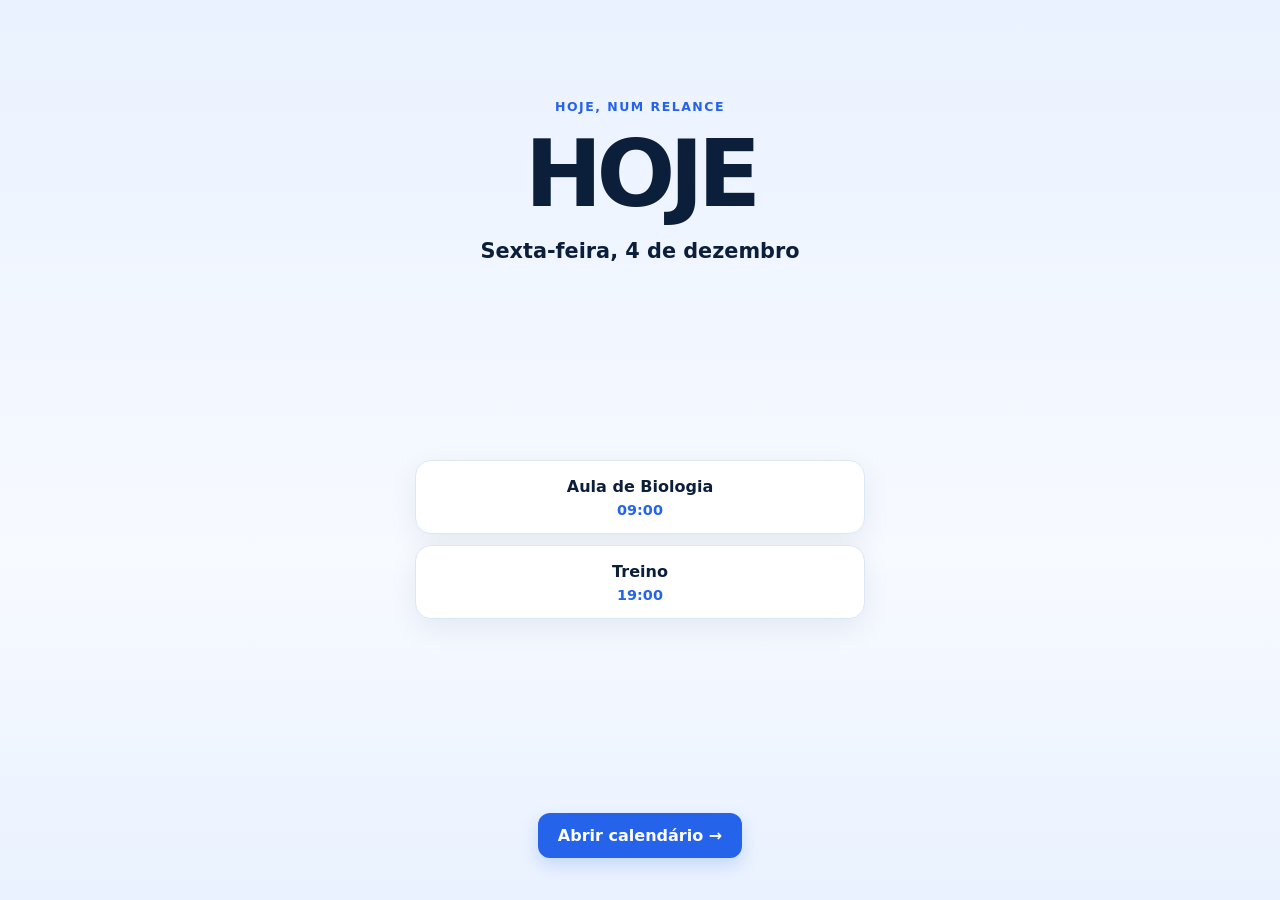
<file: index.html>
<!doctype html><html lang="pt-PT"><head><meta charset="utf-8"><meta name="viewport" content="width=device-width, initial-scale=1"><meta http-equiv="Cache-Control" content="no-cache"><title>O meu calendário</title><script>(function(){var h=location.hash;var fb="calendario-pessoal-v7%20(1).html?v=8";fetch("calendario-v9.html?t="+Date.now(),{method:"HEAD",cache:"no-store"}).then(function(r){location.replace((r.ok?"calendario-v9.html?v=9":fb)+h);}).catch(function(){location.replace(fb+h);});})();</script></head><body style="background:#fff"></body></html>
</file>
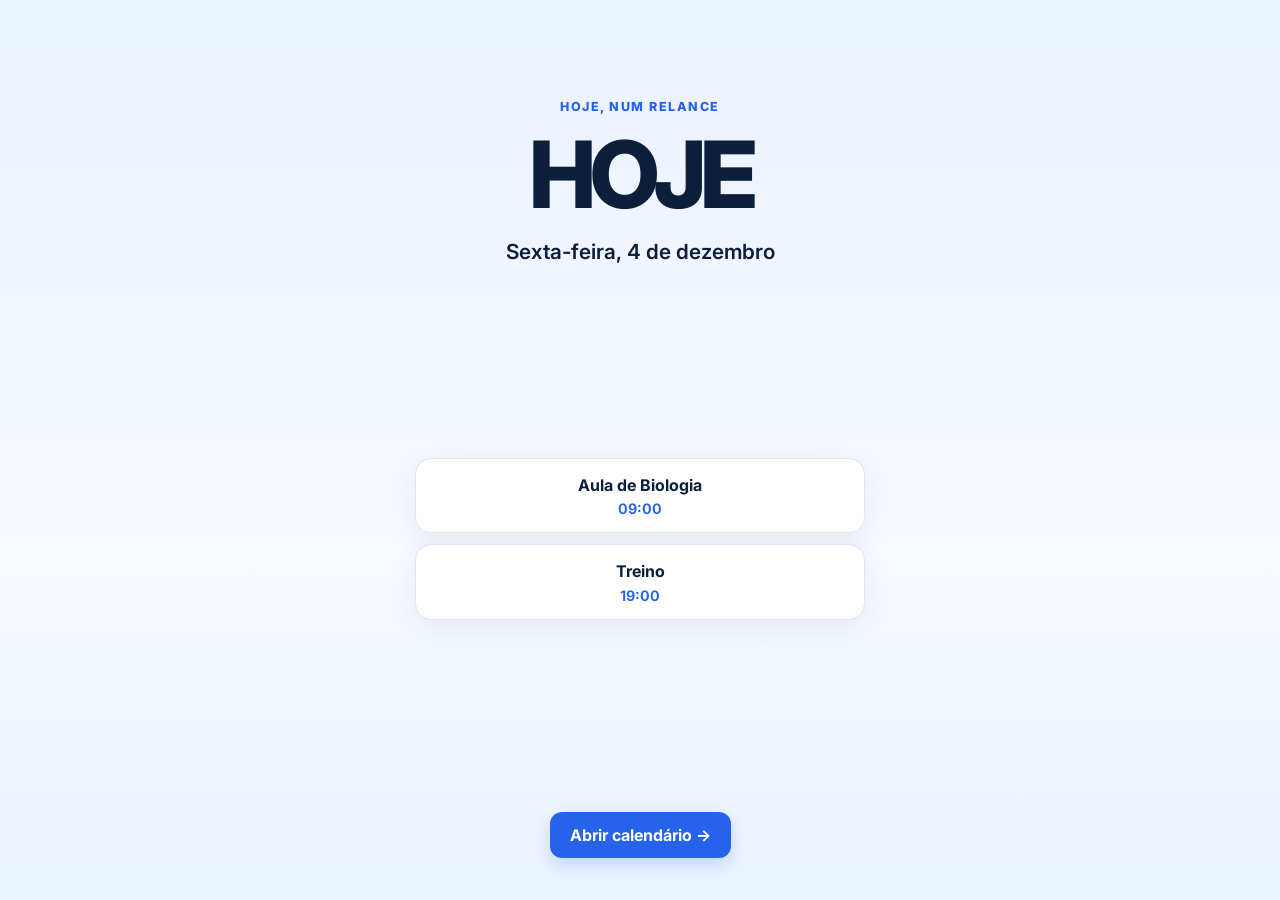
<file: calendario-pessoal-v7 (1).html>
<!doctype html>
<html lang="pt-PT">
<head>
<meta charset="utf-8">
<meta name="viewport" content="width=device-width, initial-scale=1, viewport-fit=cover">
<meta name="theme-color" content="#2563EB">
<meta name="description" content="Um calendário pessoal simples para organizar eventos e tarefas.">
<title>O meu calendário — Protótipo</title>
<link rel="preconnect" href="https://fonts.googleapis.com">
<link rel="preconnect" href="https://fonts.gstatic.com" crossorigin>
<link href="https://fonts.googleapis.com/css2?family=Inter:wght@400;500;600;700;800&display=swap" rel="stylesheet">
<link id="app-manifest" rel="manifest">
<style>
:root{--navy:#0B1F3A;--blue:#2563EB;--light:#EAF2FF;--bg:#F7FAFF;--muted:#61728b;--border:#dce7f5;--shadow:0 9px 30px rgba(11,31,58,.07);font-family:Inter,system-ui,-apple-system,BlinkMacSystemFont,"Segoe UI",sans-serif;color:var(--navy);background:var(--bg)}
*{box-sizing:border-box}[hidden]{display:none!important}body{margin:0;min-width:320px}button,input,textarea,select{font:inherit}button{cursor:pointer}button:disabled{cursor:not-allowed;opacity:.5}button:focus-visible,input:focus-visible,select:focus-visible,textarea:focus-visible{outline:3px solid #93c5fd;outline-offset:2px}svg{width:20px;height:20px;flex:none}h1,h2,h3,p{margin-top:0}h1{font-size:clamp(1.5rem,2.8vw,2.1rem);letter-spacing:-.035em;margin-bottom:6px}h2{font-size:1.13rem;letter-spacing:-.02em}h3{font-size:1rem}.muted{color:var(--muted)}.small{font-size:.83rem}.eyebrow{color:var(--blue);font-weight:800;font-size:.76rem;letter-spacing:.09em;text-transform:uppercase;margin-bottom:9px}.app{min-height:100vh;display:grid;grid-template-columns:274px minmax(0,1fr)}.sidebar{background:#fff;border-right:1px solid var(--border);padding:27px 19px 22px;display:flex;flex-direction:column;gap:23px;position:sticky;top:0;height:100vh;overflow-y:auto}.brand{font-size:1.18rem;font-weight:800;letter-spacing:-.03em;display:flex;align-items:center;gap:10px}.logo{display:grid;place-items:center;background:var(--blue);color:#fff;border-radius:12px;width:34px;height:34px;box-shadow:0 5px 14px #2563eb44}.logo svg{width:19px;height:19px}.btn{border:0;background:var(--blue);color:#fff;padding:11px 16px;border-radius:12px;font-weight:700;display:inline-flex;align-items:center;justify-content:center;gap:8px;min-height:44px;transition:transform .16s,background .16s,box-shadow .16s}.btn:hover{background:#1d4ed8;transform:translateY(-1px);box-shadow:0 5px 12px #2563eb33}.btn.secondary{background:var(--light);color:var(--blue)}.btn.secondary:hover{background:#dbeafe}.btn.ghost{color:var(--navy);background:#fff;border:1px solid var(--border)}.btn.ghost:hover{background:var(--light)}.btn.danger{background:#fff1f2;color:#be123c}.btn.danger:hover{background:#ffe4e6}.btn.small-btn{min-height:36px;padding:7px 11px;font-size:.8rem}.sidebar .new{width:100%}.nav-list{display:grid;gap:5px}.nav-item{width:100%;background:transparent;border:0;color:var(--muted);text-align:left;display:flex;align-items:center;gap:12px;border-radius:11px;padding:11px 14px;font-weight:650;min-height:44px}.nav-item:hover,.nav-item.active{background:var(--light);color:var(--blue)}.side-heading{font-size:.76rem;color:var(--muted);font-weight:800;text-transform:uppercase;letter-spacing:.07em;margin:0 0 10px}.mini{background:var(--bg);border:1px solid var(--border);border-radius:15px;padding:12px}.mini-head,.cal-head,.section-head,.top-actions,.row-between{display:flex;align-items:center;justify-content:space-between;gap:10px}.mini-head{margin-bottom:10px}.mini-head strong{font-size:.85rem;text-transform:capitalize}.icon-btn{border:0;background:transparent;color:var(--muted);display:grid;place-items:center;width:38px;height:38px;border-radius:10px}.icon-btn:hover{background:var(--light);color:var(--blue)}.mini-grid{display:grid;grid-template-columns:repeat(7,minmax(0,1fr));gap:2px;text-align:center}.mini-grid>span{font-size:.65rem;color:var(--muted);padding:4px 0}.mini-day{border:0;background:transparent;border-radius:8px;min-width:0;height:28px;font-size:.72rem;color:var(--navy);padding:0}.mini-day:hover,.mini-day.selected{background:#dbeafe;color:var(--blue)}.mini-day.today{background:var(--blue);color:#fff;font-weight:800}.mini-day.outside{opacity:.35}.side-cats{display:grid;gap:9px}.side-cat{display:flex;align-items:center;gap:9px;font-size:.83rem}.dot{width:9px;height:9px;border-radius:50%;background:var(--cat);flex:none}.side-cat small{margin-left:auto;color:var(--muted)}.side-bottom{margin-top:auto;border-top:1px solid var(--border);padding-top:17px}.plain-link{border:0;background:transparent;color:var(--muted);font-weight:650;padding:8px 0;text-align:left}.plain-link:hover{color:var(--blue)}.content-wrap{min-width:0}.banner{display:flex;align-items:flex-start;gap:12px;background:#dceaff;color:#17438e;padding:12px clamp(18px,3vw,42px);font-size:.82rem;line-height:1.5}.banner span{flex:1}.banner button{border:0;background:transparent;color:#17438e;padding:0 3px;font-weight:800;font-size:1.25rem;line-height:1}.mobile-header{display:none}.main{padding:36px clamp(20px,4vw,58px) 75px;max-width:1500px;margin:auto}.page-header{display:flex;align-items:flex-start;justify-content:space-between;gap:18px;margin-bottom:27px}.page-header p{margin:0}.top-actions{flex-wrap:wrap}.card{background:#fff;border:1px solid var(--border);box-shadow:var(--shadow);border-radius:16px;padding:22px}.section{margin-top:31px}.section-head{margin-bottom:15px}.section-head h2{margin:0}.countdowns{display:flex;gap:15px;overflow-x:auto;padding:2px 2px 13px;scroll-snap-type:x proximity}.count-card{flex:0 0 230px;border:1px solid var(--border);background:var(--light);box-shadow:var(--shadow);border-radius:16px;padding:17px;text-align:left;color:var(--navy);scroll-snap-align:start;transition:transform .16s}.count-card:hover,.event-row:hover,.category-card:hover{transform:translateY(-2px)}.count-card .bar{height:4px;border-radius:9px;background:var(--cat);width:35px;margin-bottom:18px}.count-card strong{display:block;line-height:1.4;margin:8px 0 7px}.count-card .pill{color:var(--cat);font-weight:800;display:inline-block;margin-top:18px}.label-cat{display:inline-flex;align-items:center;gap:6px;color:var(--muted);font-size:.78rem;font-weight:650}.agenda-today{position:relative;display:grid;gap:11px}.event-row{display:flex;align-items:center;gap:14px;width:100%;text-align:left;border:1px solid var(--border);border-radius:13px;padding:13px 15px;background:#fff;color:var(--navy);transition:transform .16s,box-shadow .16s}.event-row:hover{box-shadow:var(--shadow)}.time-col{min-width:95px;font-weight:700;color:var(--muted);font-size:.82rem}.event-marker{width:4px;align-self:stretch;border-radius:9px;background:var(--cat)}.event-info{min-width:0;flex:1}.event-info strong{display:block;line-height:1.4;margin-bottom:4px}.event-row svg{color:var(--muted)}.check-cards{display:grid;grid-template-columns:repeat(auto-fill,minmax(230px,1fr));gap:13px}.check-card{text-align:left;color:var(--navy);border:1px solid var(--border);background:#fff;border-radius:15px;padding:17px;transition:transform .16s}.check-card:hover{transform:translateY(-2px);box-shadow:var(--shadow)}.check-card strong{display:block;margin:10px 0 17px}.progress-line{height:8px;background:#e8eff8;border-radius:99px;overflow:hidden}.progress-line span{display:block;height:100%;background:var(--blue);border-radius:99px;transition:width .2s}.check-card .row-between{margin-top:9px;color:var(--muted);font-size:.78rem}.empty{padding:30px;text-align:center;color:var(--muted);border:1px dashed var(--border);background:#fff;border-radius:15px}.segmented{display:flex;flex-wrap:wrap;gap:3px;background:var(--light);padding:4px;border-radius:12px;width:max-content;max-width:100%}.segmented button{border:0;color:var(--muted);background:transparent;padding:9px 15px;border-radius:9px;font-size:.83rem;font-weight:700;min-height:40px}.segmented button.active{background:#fff;color:var(--blue);box-shadow:0 2px 7px #0b1f3a15}.cal-toolbar{display:flex;justify-content:space-between;align-items:center;gap:12px;flex-wrap:wrap;margin:20px 0 15px}.cal-toolbar h2{margin:0;text-transform:capitalize}.cal-controls{display:flex;align-items:center;gap:6px}.month-grid{display:grid;grid-template-columns:repeat(7,minmax(0,1fr));border:1px solid var(--border);border-radius:15px;overflow:hidden;background:#fff}.weekday{padding:12px 5px;color:var(--muted);font-size:.75rem;text-align:center;font-weight:750;background:var(--light)}.month-day{background:#fff;border:0;border-right:1px solid var(--border);border-top:1px solid var(--border);min-height:112px;min-width:0;padding:9px 6px;text-align:left;cursor:pointer;transition:background .15s}.month-day:nth-child(7n){border-right:0}.month-day:hover,.month-day.selected{background:#edf5ff}.month-day.outside{background:#fafcff;color:#97a6b9}.month-day .day-number{display:grid;place-items:center;width:27px;height:27px;border-radius:50%;font-size:.77rem;font-weight:700;margin:0 0 5px 3px}.month-day.today .day-number{background:var(--blue);color:white}.chip{display:block;width:100%;white-space:nowrap;overflow:hidden;text-overflow:ellipsis;text-align:left;border:0;border-radius:5px;padding:4px 5px;margin:3px 0;background:color-mix(in srgb,var(--cat) 15%,white);color:var(--navy);font-size:.68rem;font-weight:650}.chip:hover{filter:brightness(.96)}.more{font-size:.66rem;color:var(--muted);padding-left:5px}.day-dots{display:none}.day-preview{margin-top:20px}.day-preview h3{margin-bottom:15px;text-transform:capitalize}.day-preview .agenda-today{gap:8px}.timeline-scroll{overflow-x:auto;background:#fff;border:1px solid var(--border);border-radius:16px}.timeline-inner{min-width:760px}.timeline-inner.single{min-width:0}.all-day-strip{display:grid;grid-template-columns:60px repeat(var(--cols),minmax(0,1fr));border-bottom:1px solid var(--border);min-height:44px}.all-day-label{font-size:.7rem;color:var(--muted);padding:12px 4px;text-align:right}.all-day-cell{padding:6px;border-left:1px solid var(--border);display:grid;gap:3px}.all-day-cell .chip{margin:0}.timeline-days{display:grid;grid-template-columns:60px repeat(var(--cols),minmax(0,1fr));border-bottom:1px solid var(--border)}.timeline-days div{padding:11px 4px;text-align:center;border-left:1px solid var(--border);font-size:.77rem;font-weight:700}.timeline-days .today-label{color:var(--blue)}.timeline-body{position:relative;height:1024px;display:grid;grid-template-columns:60px repeat(var(--cols),minmax(0,1fr))}.hour-axis{position:relative}.hour-label{position:absolute;left:0;right:6px;transform:translateY(-50%);text-align:right;color:var(--muted);font-size:.67rem}.time-day{position:relative;border-left:1px solid var(--border);min-width:0;background:repeating-linear-gradient(to bottom,transparent 0,transparent 63px,var(--border) 63px,var(--border) 64px)}.time-event{position:absolute;left:4px;right:4px;border:0;border-left:4px solid var(--cat);border-radius:8px;background:color-mix(in srgb,var(--cat) 16%,white);color:var(--navy);text-align:left;padding:5px 6px;overflow:hidden;font-size:.69rem;line-height:1.3;z-index:1}.time-event:hover{filter:brightness(.96);z-index:2}.time-event strong{display:block}.timeline-inner.single .time-event{font-size:.82rem;padding:8px}.timeline-inner.single .time-event span{display:block;margin-top:3px;color:var(--muted)}.agenda-group{margin:0 0 21px}.agenda-group h3{margin:0 0 10px;text-transform:capitalize;font-size:.9rem}.agenda-group .agenda-today{gap:8px}.category-grid{display:grid;grid-template-columns:repeat(auto-fill,minmax(240px,1fr));gap:14px}.category-card{display:flex;align-items:center;gap:13px;background:#fff;border:1px solid var(--border);border-radius:15px;padding:16px;transition:transform .16s}.category-swatch{width:37px;height:37px;border-radius:12px;background:var(--cat);flex:none}.category-card .meta{min-width:0;flex:1}.category-card strong{display:block;overflow:hidden;text-overflow:ellipsis;white-space:nowrap}.category-card small{color:var(--muted)}.category-actions{display:flex;gap:1px}.category-actions .icon-btn{width:34px;height:34px}.settings{margin-top:28px;padding:21px;background:var(--light);border-radius:16px}.settings h2{margin-bottom:7px}.settings p{line-height:1.6;max-width:710px}.settings .top-actions{justify-content:flex-start}.mobile-tabs,.fab{display:none}.overlay{position:fixed;inset:0;background:#081b36a0;z-index:20;display:flex;align-items:center;justify-content:center;padding:18px}.dialog{width:min(100%,560px);max-height:min(92vh,900px);background:#fff;box-shadow:0 25px 80px #06132a55;border-radius:18px;overflow-y:auto;overscroll-behavior:contain}.dialog-head{position:sticky;top:0;z-index:2;background:#fff;border-bottom:1px solid var(--border);padding:18px 22px;display:flex;align-items:center;justify-content:space-between;gap:10px}.dialog-head h2{margin:0}.dialog-body{padding:20px 22px 25px}.field{display:grid;gap:7px;margin-bottom:16px}.field>label,.field-label{font-weight:700;font-size:.82rem}.field input:not([type=checkbox]),.field select,.field textarea{border:1px solid var(--border);border-radius:10px;background:#fff;color:var(--navy);padding:11px 12px;width:100%;min-height:44px}.field textarea{resize:vertical;min-height:85px}.form-grid{display:grid;grid-template-columns:repeat(2,minmax(0,1fr));gap:0 12px}.tick-field{display:flex;gap:10px;align-items:center;min-height:44px;font-weight:600;font-size:.87rem}.tick-field input,.task-item input[type=checkbox]{width:18px;height:18px;accent-color:var(--blue);flex:none}.form-actions{display:flex;justify-content:flex-end;gap:8px;flex-wrap:wrap;margin-top:22px}.form-checks{border:1px solid var(--border);border-radius:12px;padding:13px;margin-top:5px}.form-checks legend{font-weight:700;font-size:.82rem;padding:0 5px}.task-input-row{display:flex;align-items:center;gap:7px;margin-bottom:8px}.task-input-row input[type=text]{flex:1;min-width:0;border:1px solid var(--border);border-radius:9px;padding:9px;min-height:40px}.task-input-row .icon-btn{flex:none}.detail-top{display:flex;gap:12px;align-items:center;margin-bottom:20px}.detail-top .category-swatch{width:43px;height:43px}.detail-top h3{margin:0 0 3px;font-size:1.16rem}.detail-row{display:flex;align-items:flex-start;gap:11px;margin:12px 0;line-height:1.5}.detail-row svg{color:var(--muted);margin-top:1px}.notes{white-space:pre-wrap;overflow-wrap:anywhere;background:var(--bg);padding:12px;border-radius:10px}.detail-checks{margin-top:20px}.detail-checks h3{margin:0 0 11px}.task-item{display:flex;gap:9px;align-items:flex-start;padding:9px 3px;border-bottom:1px solid var(--border);font-size:.85rem;overflow-wrap:anywhere}.task-item input{margin-top:1px}.task-item.done span{text-decoration:line-through;color:var(--muted)}.detail-checks .row-between{font-size:.8rem;color:var(--muted);margin:10px 0}.color-choices{display:flex;gap:10px;flex-wrap:wrap}.color-choice{background:var(--cat);border:3px solid #fff;box-shadow:0 0 0 1px #cbd5e1;border-radius:50%;width:36px;height:36px}.color-choice.selected{box-shadow:0 0 0 3px var(--navy)}.toast-region{position:fixed;bottom:25px;right:22px;z-index:40;display:grid;gap:8px}.toast{max-width:min(420px,calc(100vw - 32px));background:var(--navy);color:#fff;padding:12px 16px;border-radius:12px;box-shadow:var(--shadow);font-size:.85rem;line-height:1.5}
@media(max-width:767px){.app{display:block}.sidebar{display:none}.mobile-header{display:flex;align-items:center;gap:9px;padding:14px 18px;background:#fff;border-bottom:1px solid var(--border);font-weight:800}.mobile-header .logo{width:30px;height:30px}.banner{padding:12px 16px}.main{padding:22px 16px calc(112px + env(safe-area-inset-bottom))}.page-header{margin-bottom:20px}.page-header h1{font-size:1.48rem}.top-actions .btn{padding:9px 12px;font-size:.78rem}.card{padding:17px}.section{margin-top:27px}.count-card{flex-basis:206px}.mobile-tabs{position:fixed;bottom:0;left:0;right:0;display:grid;grid-template-columns:repeat(3,1fr);z-index:10;background:#fff;border-top:1px solid var(--border);box-shadow:0 -8px 24px #0b1f3a0d;padding:7px 6px calc(7px + env(safe-area-inset-bottom))}.mobile-tabs button{border:0;background:none;display:grid;justify-items:center;align-content:center;gap:4px;color:var(--muted);min-height:54px;font-size:.69rem;font-weight:700;border-radius:10px}.mobile-tabs button.active{color:var(--blue);background:var(--light)}.fab{display:grid;position:fixed;bottom:calc(83px + env(safe-area-inset-bottom));right:18px;z-index:11;border:0;place-items:center;width:54px;height:54px;border-radius:50%;color:#fff;background:var(--blue);box-shadow:0 9px 25px #2563eb66}.fab svg{width:26px;height:26px}.month-day{min-height:64px;text-align:center;padding:6px 1px}.month-day .day-number{margin:1px auto 5px}.month-day .chip,.month-day .more{display:none}.day-dots{display:flex;justify-content:center;gap:3px;flex-wrap:wrap;max-width:39px;margin:auto}.day-dots span{width:5px;height:5px;border-radius:50%;background:var(--cat)}.weekday{font-size:.66rem;padding:10px 2px}.cal-toolbar h2{font-size:1rem}.segmented{width:100%;display:grid;grid-template-columns:repeat(4,1fr)}.segmented button{padding:8px 4px}.time-col{min-width:77px}.event-row{gap:10px;padding:11px}.category-grid{grid-template-columns:1fr}.overlay{align-items:flex-end;padding:0}.dialog{border-radius:18px 18px 0 0;max-height:93dvh;width:100%;padding-bottom:env(safe-area-inset-bottom)}.toast-region{bottom:calc(154px + env(safe-area-inset-bottom));left:16px;right:16px}.toast{max-width:none}.timeline-inner.single{min-width:0}}
@media(max-width:370px){.form-grid{grid-template-columns:1fr}.month-day{min-height:57px}.page-header{flex-wrap:wrap}}
@media(prefers-reduced-motion:reduce){*,*:before,*:after{transition:none!important;scroll-behavior:auto!important}}
/* Whiteboard: cartões leves e grelha adaptável */
.note-toolbar{display:flex;gap:12px;align-items:center;justify-content:space-between;flex-wrap:wrap;margin:0 0 20px}
.note-search{width:min(100%,390px);min-height:44px;border:1px solid var(--border);border-radius:12px;background:#fff;color:var(--navy);padding:10px 14px}
.note-grid{display:grid;grid-template-columns:repeat(auto-fill,minmax(min(100%,245px),1fr));gap:16px;align-items:stretch}
.note-card{background:var(--note);border:1px solid #0b1f3a14;border-radius:16px;box-shadow:var(--shadow);padding:18px;min-height:200px;display:flex;flex-direction:column;gap:10px;overflow-wrap:anywhere}
.note-card h2{font-size:1rem;margin:0}.note-card .note-body{white-space:pre-wrap;overflow-wrap:anywhere;line-height:1.55;font-size:.9rem;max-height:240px;overflow:hidden;margin:0;flex:1}.note-card .note-placeholder{color:#65768f;font-style:italic}.note-meta{color:#52647d;font-size:.74rem;line-height:1.5;margin-top:auto}.note-actions{display:flex;align-items:center;justify-content:flex-end;gap:3px;border-top:1px solid #0b1f3a19;padding-top:8px}.note-actions .icon-btn{width:35px;height:35px;color:var(--navy)}.note-actions .icon-btn:hover,.note-actions .icon-btn.pinned{color:var(--blue);background:#ffffffaa}.note-pin-label{margin-right:auto;color:#17438e;font-size:.75rem;font-weight:700;display:flex;align-items:center;gap:4px}.note-pin-label svg{width:16px;height:16px}
.note-editor{border-radius:12px;padding:16px 16px 1px;background:var(--note);margin-bottom:14px}.note-editor .field input,.note-editor .field textarea{background:#ffffffdd}.note-editor .field textarea{min-height:170px}.note-choice{background:var(--note);border:2px solid #fff;box-shadow:0 0 0 1px #aab9d0;border-radius:50%;width:38px;height:38px}.note-choice.selected{box-shadow:0 0 0 3px var(--blue)}
@media(max-width:767px){.mobile-tabs{grid-template-columns:repeat(4,minmax(0,1fr));padding-left:4px;padding-right:4px}.mobile-tabs button{min-width:0;gap:3px;font-size:.62rem;padding:4px 1px;white-space:nowrap}.mobile-tabs svg{width:19px;height:19px}.note-toolbar .note-search{flex:1 1 100%;width:100%}}
@media(max-width:370px){.mobile-tabs button{font-size:.58rem;letter-spacing:-.02em}}

/* Checklists v3: compact groups and large invisible checkbox hit targets. */
.check-cards{display:block;background:#fff;border:1px solid var(--border);border-radius:13px;padding:0 15px}
.check-card{padding:12px 0;border-bottom:1px solid #eaf0f7}
.check-card:last-child{border-bottom:0}
.check-card-head{display:flex;align-items:center;justify-content:space-between;gap:10px}
.check-title{border:0;background:none;color:var(--navy);font-size:.85rem;font-weight:650;text-align:left;padding:5px 0;line-height:1.35;min-width:0}
.check-title:hover,.check-more:hover{color:var(--blue);text-decoration:underline}
.check-meta,.check-count{color:var(--muted);font-size:.72rem;font-weight:500}
.check-meta{margin:0 0 3px}
.check-count{white-space:nowrap}
.check-more{display:inline-flex;align-items:center;min-height:40px;border:0;background:none;color:var(--blue);font-size:.76rem;font-weight:600;padding:4px 0}
.check-progress{height:3px;background:#ecf1f8;border-radius:10px;overflow:hidden;margin:5px 0 7px}
.check-progress span{display:block;height:100%;background:var(--blue);border-radius:10px;transition:width .2s}
.detail-checks .check-progress{margin:2px 0 8px}
.detail-checks .check-count{margin:0 0 5px}
.task-item{display:flex;gap:3px;align-items:center;min-height:40px;padding:0;border:0;font-size:.83rem;line-height:1.35;cursor:pointer;color:var(--navy);overflow-wrap:anywhere}
.task-item+.task-item{border-top:1px solid #f1f4f9}
.task-item span{min-width:0;padding:6px 0}
.task-item.done span{text-decoration:line-through;color:#8996a8}
.task-item input[type=checkbox],.task-input-row .task-done{appearance:none;-webkit-appearance:none;position:relative;width:40px;height:40px;min-width:40px;flex:none;margin:0;border:0;background:transparent;cursor:pointer;display:grid;place-items:center}
.task-item input[type=checkbox]::before,.task-input-row .task-done::before{content:'';display:block;width:17px;height:17px;border:1.5px solid #a8b8cc;border-radius:6px;background:#fff;box-sizing:border-box}
.task-item input[type=checkbox]:checked::before,.task-input-row .task-done:checked::before{background:#2563EB;border-color:#2563EB}
.task-item input[type=checkbox]:checked::after,.task-input-row .task-done:checked::after{content:'✓';position:absolute;top:50%;left:50%;transform:translate(-50%,-50%);color:#fff;font-size:13px;font-weight:800;line-height:1}
.task-item:focus-within,.task-input-row:focus-within{border-radius:7px}
.form-checks{border:0;border-top:1px solid var(--border);border-radius:0;padding:10px 0 0;margin-top:7px;min-width:0}
.form-checks legend{padding:0 7px 0 0}
.form-checks .check-count{display:block;margin:1px 0 7px}
.task-input-row{display:flex;align-items:center;gap:3px;margin:0;min-height:42px;border-bottom:1px solid #eef2f8}
.task-input-row input[type=text]{border:0;border-radius:0;background:transparent;padding:7px 2px;min-height:40px;font-size:.83rem}
.task-input-row:has(.task-done:checked) .task-text{text-decoration:line-through;color:#8996a8}
.task-input-row .icon-btn{width:40px;height:40px}

/* Separação legível entre datas, estados e tarefas. */
.count-card .count-date{display:block;line-height:1.4;overflow-wrap:anywhere}
.count-card .pill{display:block;width:max-content;max-width:100%;margin-top:9px;line-height:1.4;overflow-wrap:anywhere}
.event-info .label-cat{display:flex;flex-wrap:wrap;overflow-wrap:anywhere;line-height:1.4}
.detail-row span{min-width:0;overflow-wrap:anywhere}
.check-cards{display:block;max-width:780px}
.check-card{display:block;background:#fff;border:1px solid var(--border);border-radius:13px;padding:12px 15px;margin-bottom:12px;box-shadow:var(--shadow);transform:none}
.check-card:hover{transform:none}
.check-card-head{min-width:0;align-items:flex-start}
.check-title{min-width:0;overflow-wrap:anywhere}
.check-meta{line-height:1.5;overflow-wrap:anywhere}
.check-count{flex:none;padding-top:6px}
.task-item span{overflow-wrap:anywhere}
@media(max-width:767px){.mobile-tabs{grid-template-columns:repeat(5,minmax(0,1fr))}.mobile-tabs button{font-size:.61rem;min-width:0;gap:3px}.mobile-tabs button svg{width:19px;height:19px}.check-cards{max-width:none}}
@media(max-width:370px){.mobile-tabs button{font-size:.55rem;letter-spacing:-.035em}}
/* v5: persistent save action and direct checklist additions. */
#event-form .save-event{background:var(--blue);color:#fff;min-width:145px;box-shadow:0 6px 15px #2563eb38}
.add-task-form{display:flex;align-items:stretch;gap:8px;margin-top:14px;min-width:0}
.add-task-form input{flex:1;min-width:0;border:1px solid var(--border);border-radius:10px;padding:9px 11px;color:var(--navy);background:#fff;min-height:44px}
.add-task-form .btn{flex:none}
.add-task-form .btn svg{width:17px;height:17px}
@media(max-width:420px){.add-task-form .btn{padding:7px 9px}.add-task-form .btn span{display:none}}
/* v6: ecrã de abertura, apenas nesta sessão de página. */
.intro-launch{display:flex;flex-direction:column;align-items:center;width:100%;min-height:100vh;min-height:100dvh;border:0;background:linear-gradient(180deg,#EAF2FF 0%,#F7FAFF 62%,#EAF2FF 100%);color:#0B1F3A;text-align:center;padding:clamp(78px,11vh,126px) 22px max(42px,env(safe-area-inset-bottom));cursor:pointer;font-family:Inter,system-ui,-apple-system,BlinkMacSystemFont,"Segoe UI",sans-serif}
.intro-launch:focus-visible{outline:3px solid #2563EB;outline-offset:-5px}
.intro-kicker{color:#2563EB;font-size:.78rem;font-weight:800;letter-spacing:.12em;text-transform:uppercase;margin-bottom:14px}
.intro-title{display:block;font-size:clamp(3.5rem,10vw,5.8rem);font-weight:800;letter-spacing:-.065em;line-height:1}
.intro-date{display:block;margin-top:16px;font-size:clamp(1.04rem,3vw,1.3rem);font-weight:600;line-height:1.4}
.intro-events{display:flex;flex:1;flex-direction:column;justify-content:center;align-items:stretch;gap:11px;width:min(100%,450px);padding:38px 0}
.intro-event,.intro-empty{display:block;background:#fff;border:1px solid #dce7f5;border-radius:16px;box-shadow:0 9px 30px rgba(11,31,58,.07);padding:15px 20px;color:#0B1F3A;overflow-wrap:anywhere}
.intro-event-title{display:block;font-size:1rem;font-weight:700;line-height:1.4}
.intro-event-time{display:block;margin-top:4px;color:#2563EB;font-size:.9rem;font-weight:650}
.intro-empty{color:#61728b}
.intro-continue{display:block;background:#2563EB;color:white;border-radius:12px;padding:13px 20px;min-width:180px;font-weight:700;box-shadow:0 7px 18px #2563eb33}
.intro-launch:hover .intro-continue{background:#1d4ed8}
@media(max-width:767px){.intro-launch{padding-top:max(96px,env(safe-area-inset-top) + 78px);padding-bottom:max(34px,env(safe-area-inset-bottom) + 25px)}.intro-events{max-width:350px}}
/* v7: iOS-safe dialog sizing and independent form scrolling. */
.dialog{display:flex;flex-direction:column;overflow:hidden;max-height:min(92vh,900px);max-height:min(92dvh,900px)}
.dialog-head{position:relative;flex-shrink:0}
.dialog-body{min-height:0;overflow-y:auto;-webkit-overflow-scrolling:touch;overscroll-behavior:contain}
.dialog-body .form-grid{grid-template-columns:repeat(2,minmax(0,1fr));column-gap:12px}
.dialog-body .form-grid>.field{min-width:0}
.dialog-body input:not([type=checkbox]),.dialog-body select,.dialog-body textarea{width:100%;min-width:0;max-width:100%;box-sizing:border-box}
.dialog-body input[type=date],.dialog-body input[type=time]{-webkit-appearance:none;appearance:none;display:block;text-align:left;min-height:44px}
.dialog-body input[type=date]::-webkit-date-and-time-value,.dialog-body input[type=time]::-webkit-date-and-time-value{text-align:left;min-width:0}
.dialog-body:has(#event-form){padding:0;display:flex;flex-direction:column;overflow:hidden}
#event-form{min-height:0;flex:1;display:flex;flex-direction:column}
#event-form .event-form-fields{min-height:0;flex:1;overflow-y:auto;-webkit-overflow-scrolling:touch;overscroll-behavior:contain;padding:20px 22px 25px}
#event-form .form-actions{position:static;flex-shrink:0;margin:0;padding:13px 22px calc(15px + env(safe-area-inset-bottom));background:#fff;border-top:1px solid var(--border);box-shadow:0 -7px 18px #0b1f3a0d}
.task-item{display:flex;align-items:center;min-width:0;cursor:default}
.task-item .task-label{display:flex;align-items:center;gap:3px;min-width:0;flex:1;cursor:pointer}
.task-item .task-label span{min-width:0;overflow-wrap:anywhere}
.task-item .delete-task,.task-input-row .delete-task{display:grid;place-items:center;flex:none;min-width:36px;min-height:36px;width:36px;height:36px;border:0;border-radius:8px;background:transparent;color:#8291a6;padding:0;cursor:pointer}
.task-item .delete-task:hover,.task-input-row .delete-task:hover{background:#f1f5f9;color:var(--navy)}
.task-item .delete-task svg,.task-input-row .delete-task svg{width:16px;height:16px}
.task-input-row .delete-task{width:40px;height:40px}
@media(max-width:767px){
 .dialog{max-height:92vh;max-height:92dvh;padding-bottom:0}
 .dialog:has(#event-form){height:92vh;height:92dvh}
 .dialog-body input:not([type=checkbox]),.dialog-body select,.dialog-body textarea{font-size:16px}
 .dialog-body .form-grid{grid-template-columns:repeat(2,minmax(0,1fr))}
}
/* v8: uma única checklist geral, independente dos eventos. */
.general-checklist{max-width:780px;background:#fff;border:1px solid var(--border);border-radius:13px;padding:16px 18px;box-shadow:var(--shadow);min-width:0}
.general-checklist .add-task-form{margin:0 0 11px}
.general-checklist .general-tasks{min-width:0}
.general-checklist .general-empty{padding:16px 0;color:var(--muted);font-size:.83rem}
.general-checklist .task-item:last-child{border-bottom:0}
.general-checklist .task-item .delete-task{color:#8291a6;font-size:21px;line-height:1}
@media(max-width:767px){.general-checklist{max-width:none;padding:13px 14px}.general-checklist .add-task-form input{font-size:16px}}
</style>
</head>
<body>
<div id="app"></div><div class="toast-region" id="toasts" aria-live="polite"></div>
<script>
(()=>{'use strict';
const KEY='calendario-pessoal-demo-v4', NOTE_KEY='calendario-whiteboard-demo-v1', GENERAL_CHECKLIST_KEY='calendario-checklist-geral-demo-v1', BANNER_KEY='calendario-demo-banner-v1', FIRED_KEY='calendario-demo-lembretes-v1';
const palette=['#2563EB','#0EA5E9','#1E40AF','#60A5FA','#06B6D4','#F59E0B','#10B981','#3B82F6','#1D4ED8','#0284C7','#0369A1','#0F766E','#4F46E5','#7C3AED','#8B5CF6','#BE185D','#B45309','#64748B'];
const reminderNames={none:'Sem lembrete',at:'No momento',m10:'10 min antes',h1:'1 hora antes',d1:'1 dia antes',d2:'2 dias antes',w1:'1 semana antes'};
const reminderOffsets={at:0,m10:600000,h1:3600000,d1:86400000,d2:172800000,w1:604800000};
const weekdays=['Seg','Ter','Qua','Qui','Sex','Sáb','Dom'];
const icons={calendar:'<rect x="3" y="5" width="18" height="16" rx="2"/><path d="M7 3v4M17 3v4M3 10h18"/>',today:'<rect x="3" y="5" width="18" height="16" rx="2"/><path d="M7 3v4M17 3v4M3 10h18M8 15h3"/>',checklists:'<rect x="3" y="4" width="18" height="16" rx="2"/><path d="m7 9 1.5 1.5L11 8M13 9h5m-11 6 1.5 1.5L11 14m2 1h5"/>',whiteboard:'<path d="M5 3h11l3 3v15H5zM8 11h8M8 15h8"/>',tack:'<path d="M9 3h6l-1 5 4 4v2H6v-2l4-4-1-5ZM12 14v7"/>',categories:'<rect x="3" y="3" width="8" height="8" rx="1"/><rect x="13" y="3" width="8" height="8" rx="1"/><rect x="3" y="13" width="8" height="8" rx="1"/><rect x="13" y="13" width="8" height="8" rx="1"/>',plus:'<path d="M12 5v14M5 12h14"/>',left:'<path d="m15 18-6-6 6-6"/>',right:'<path d="m9 18 6-6-6-6"/>',close:'<path d="M18 6 6 18M6 6l12 12"/>',edit:'<path d="M12 20h9M4 16.5V20h3.5L18.8 8.7a2 2 0 0 0-2.8-2.8L4 17.9z"/>',trash:'<path d="M3 6h18M8 6V4h8v2M6 6l1 15h10l1-15M10 10v7M14 10v7"/>',clock:'<circle cx="12" cy="12" r="9"/><path d="M12 7v5l3 2"/>',pin:'<path d="M20 10c0 5-8 11-8 11S4 15 4 10a8 8 0 1 1 16 0Z"/><circle cx="12" cy="10" r="2.5"/>',bell:'<path d="M18 8a6 6 0 0 0-12 0c0 7-3 7-3 9h18c0-2-3-2-3-9ZM10 21h4"/>',star:'<path d="m12 3 2.7 5.7 6.3.8-4.6 4.4 1.1 6.1-5.5-2.9L6.5 20l1.1-6.1L3 9.5l6.3-.8z"/>',list:'<path d="M9 6h12M9 12h12M9 18h12M3 6h.01M3 12h.01M3 18h.01"/>',notes:'<path d="M5 3h11l3 3v15H5zM8 11h8M8 15h8"/>'};
function ico(name){return `<svg viewBox="0 0 24 24" fill="none" stroke="currentColor" stroke-width="1.8" stroke-linecap="round" stroke-linejoin="round" aria-hidden="true">${icons[name]||''}</svg>`}
function esc(s){return String(s??'').replace(/[&<>"']/g,c=>({'&':'&amp;','<':'&lt;','>':'&gt;','"':'&quot;',"'":'&#39;'}[c]))}
function safeColor(c){return palette.includes(c)?c:palette[0]}
function localISO(d){return `${d.getFullYear()}-${String(d.getMonth()+1).padStart(2,'0')}-${String(d.getDate()).padStart(2,'0')}`}
function parseDay(s){const [y,m,d]=String(s).split('-').map(Number);return new Date(y,m-1,d)}
function addDays(d,n){const x=new Date(d.getFullYear(),d.getMonth(),d.getDate());x.setDate(x.getDate()+n);return x}
function monday(d){return addDays(d,-(d.getDay()+6)%7)}
function pretty(s,options){return new Intl.DateTimeFormat('pt-PT',options).format(typeof s==='string'?parseDay(s):s)}
function cap(s){return s.charAt(0).toLocaleUpperCase('pt-PT')+s.slice(1)}
function fullDate(s){return cap(pretty(s,{weekday:'long',day:'numeric',month:'long'}))}
function shortDate(s){return pretty(s,{day:'numeric',month:'short'})}
function uid(){return globalThis.crypto?.randomUUID?.()||`id-${Date.now()}-${Math.random().toString(36).slice(2)}`}
function getStore(k){try{return localStorage.getItem(k)}catch{return null}}
function setStore(k,v){try{localStorage.setItem(k,v)}catch{}}
function sample(){const today=new Date();const date=n=>localISO(addDays(today,n));const names=['Matemática','Português','Biologia','Trabalhos','Pessoal','Desporto'];const cats=names.map((name,i)=>({id:`cat-${i+1}`,name,color:palette[i]}));
 const make=(title,ci,offset,start,end,important=false,items=[],allDay=false,location='',notes='',reminder='none')=>({id:uid(),title,categoryId:cats[ci].id,date:date(offset),start,end,allDay,location,notes,important,reminder,checklist:items.map((x,i)=>({id:uid(),text:x,done:i===0 && (title==='Teste de Matemática'||title==='Entrega trabalho de Biologia')}))});
 return {categories:cats,events:[
 make('Aula de Biologia',2,0,'09:00','10:30',false,[],false,'Sala 12','Sistema circulatório'),
 make('Treino',5,0,'19:00','20:00',false,[],false,'Pavilhão municipal'),
 make('Aula de Matemática',0,1,'08:30','10:00',false,[],false,'Sala 5'),
 make('Sessão de estudo em grupo',0,2,'16:00','18:00',false,['Levar apontamentos','Resolver exercícios'],false,'Biblioteca'),
 make('Consulta no dentista',4,3,'11:00','11:45',false,[],false,'Clínica do bairro','','d1'),
 make('Teste de Matemática',0,6,'09:00','10:30',true,['Rever funções','Fazer exercícios pág. 45','Ficha de revisão'],false,'Sala 5','Estudar os capítulos 3 e 4.','d1'),
 make('Jantar de aniversário da Inês',4,7,'20:00','22:30',true,[],false,'Centro da cidade','','h1'),
 make('Aula de Português',1,8,'10:00','11:30',false,[],false,'Sala 8'),
 make('Entrega trabalho de Biologia',3,10,'09:00','09:30',true,['Recolher referências','Rever bibliografia','Enviar ficheiro'],false,'Plataforma da escola','Confirmar a entrega.','d2'),
 make('Jogo de futebol',5,12,'15:00','17:00',false,['Preparar equipamento'],false,'Campo da escola'),
 make('Teste de Português',1,15,'11:00','12:30',true,['Ler textos','Rever gramática'],false,'Sala 8','','w1'),
 make('Apresentação do projeto',3,19,'14:00','15:00',true,['Fazer diapositivos','Ensaiar apresentação'],false,'Auditório'),
 make('Aula de Matemática',0,23,'09:00','10:30',false,[],false,'Sala 5'),
 make('Caminhada no parque',4,25,'17:00','18:00',false,[],false,'Parque da cidade'),
 make('Dia de descanso',4,21,'','',false,[],true)
 ]};}
const notePalette=[{name:'Azul claro',value:'#EAF2FF'},{name:'Céu',value:'#E0F2FE'},{name:'Lilás',value:'#EDE9FE'},{name:'Menta',value:'#DFF7ED'},{name:'Amarelo suave',value:'#FFF4CF'}];
function noteColor(color){return notePalette.some(c=>c.value===color)?color:notePalette[0].value}
function sampleNotes(){const now=Date.now(),day=86400000;return [
 {id:uid(),title:'Ideias para o fim de semana',body:'Passeio junto ao rio\nLer um pouco\nExperimentar uma receita nova',color:notePalette[0].value,pinned:true,createdAt:new Date(now-3*day).toISOString(),updatedAt:new Date(now-day).toISOString()},
 {id:uid(),title:'Não esquecer',body:'Levar o livro para a biblioteca\nComprar pilhas',color:notePalette[3].value,pinned:false,createdAt:new Date(now-2*day).toISOString(),updatedAt:new Date(now-2*day).toISOString()},
 {id:uid(),title:'Uma ideia rápida',body:'Organizar uma tarde de jogos com amigos.',color:notePalette[2].value,pinned:false,createdAt:new Date(now-day).toISOString(),updatedAt:new Date(now-day).toISOString()}
]}
function sampleGeneralTasks(){return ['Comprar cadernos','Enviar email à professora','Marcar dentista','Organizar apontamentos'].map(text=>({id:uid(),text,done:false}))}
function loadGeneralTasks(){try{const x=JSON.parse(getStore(GENERAL_CHECKLIST_KEY));if(Array.isArray(x))return x}catch{}const x=sampleGeneralTasks();setStore(GENERAL_CHECKLIST_KEY,JSON.stringify(x));return x}
function persistGeneralTasks(){setStore(GENERAL_CHECKLIST_KEY,JSON.stringify(generalTasks))}
function loadNotes(){try{const x=JSON.parse(getStore(NOTE_KEY));if(Array.isArray(x))return x}catch{}const x=sampleNotes();setStore(NOTE_KEY,JSON.stringify(x));return x}
function load(){try{const x=JSON.parse(getStore(KEY));if(x&&Array.isArray(x.categories)&&Array.isArray(x.events)&&x.categories.length)return x}catch{}const x=sample();setStore(KEY,JSON.stringify(x));return x}
let data=load(),notes=loadNotes(),generalTasks=loadGeneralTasks();const state={noteQuery:'',screen:'today',view:'month',cursor:new Date(),selected:localISO(new Date()),miniCursor:new Date(),modal:null,draft:null,catDraft:null,catEditId:null,banner:getStore(BANNER_KEY)!=='hidden',intro:true};
function persist(){setStore(KEY,JSON.stringify(data))}
function persistNotes(){setStore(NOTE_KEY,JSON.stringify(notes))}
function cat(id){return data.categories.find(c=>c.id===id)||{name:'Sem categoria',color:palette[0]}}
function evsOn(day){return data.events.filter(e=>e.date===day).sort(eventSort)}
function eventSort(a,b){return a.date.localeCompare(b.date)||(a.allDay?-1:b.allDay?1:0)||(a.start||'').localeCompare(b.start||'')||a.title.localeCompare(b.title,'pt-PT')}
function openingView(){const today=localISO(new Date()),events=evsOn(today);return `<button type="button" class="intro-launch" data-action="enter-app"><span class="intro-kicker">Hoje, num relance</span><span class="intro-title">HOJE</span><span class="intro-date">${fullDate(today)}</span><span class="intro-events">${events.length?events.map(e=>`<span class="intro-event"><span class="intro-event-title">${esc(e.title)}</span><span class="intro-event-time">${e.allDay?'Dia inteiro':esc(e.start||'Sem hora')}</span></span>`).join(''):'<span class="intro-empty">Sem eventos para hoje.</span>'}</span><span class="intro-continue">Abrir calendário →</span></button>`}
function catStyle(c){return `style="--cat:${safeColor(c.color)}"`}
function progress(items){const total=items.length,done=items.filter(i=>i.done).length;return {done,total,pct:total?Math.round(done/total*100):0}}
function toast(message){const host=document.getElementById('toasts');const el=document.createElement('div');el.className='toast';el.setAttribute('role','status');el.textContent=message;host.append(el);setTimeout(()=>el.remove(),4800)}
function navButton(screen,label,icon,cls){return `<button type="button" class="${cls} ${state.screen===screen?'active':''}" data-screen="${screen}" aria-current="${state.screen===screen?'page':'false'}">${ico(icon)}<span>${label}</span></button>`}
function miniHTML(){const d=state.miniCursor,first=new Date(d.getFullYear(),d.getMonth(),1),offset=(first.getDay()+6)%7,days=new Date(d.getFullYear(),d.getMonth()+1,0).getDate();let out=weekdays.map(w=>`<span>${w.slice(0,1)}</span>`).join('');for(let n=0;n<offset;n++)out+='<span></span>';for(let n=1;n<=days;n++){const iso=localISO(new Date(d.getFullYear(),d.getMonth(),n));out+=`<button class="mini-day ${iso===localISO(new Date())?'today':''} ${iso===state.selected?'selected':''}" data-select-day="${iso}" aria-label="${fullDate(iso)}">${n}</button>`}return `<div class="mini"><div class="mini-head"><button class="icon-btn" data-mini-step="-1" aria-label="Mês anterior">${ico('left')}</button><strong>${cap(pretty(d,{month:'long',year:'numeric'}))}</strong><button class="icon-btn" data-mini-step="1" aria-label="Mês seguinte">${ico('right')}</button></div><div class="mini-grid">${out}</div></div>`}
function sidebar(){return `<aside class="sidebar"><div class="brand"><span class="logo">${ico('calendar')}</span>O meu calendário</div><button class="btn new" data-action="new">${ico('plus')} ${state.screen==='whiteboard'?'Nova nota':'Novo evento'}</button><nav class="nav-list" aria-label="Navegação principal">${navButton('today','Hoje','today','nav-item')}${navButton('calendar','Calendário','calendar','nav-item')}${navButton('checklists','Checklists','checklists','nav-item')}${navButton('categories','Categorias','categories','nav-item')}${navButton('whiteboard','Whiteboard','whiteboard','nav-item')}</nav><div><div class="side-heading">Vista rápida</div>${miniHTML()}</div><div><div class="side-heading">Categorias</div><div class="side-cats">${data.categories.map(c=>`<div class="side-cat" ${catStyle(c)}><span class="dot"></span><span>${esc(c.name)}</span><small>${data.events.filter(e=>e.categoryId===c.id).length}</small></div>`).join('')}</div></div><div class="side-bottom"><button class="plain-link" data-screen="categories">Definições e dados de exemplo →</button></div></aside>`}
function header(){return `<div class="mobile-header"><span class="logo">${ico('calendar')}</span>O meu calendário</div>`}
function banner(){return state.banner?`<div class="banner" role="note"><span>Modo demonstração — os dados ficam só neste browser. Na versão final entras com a tua conta Google e tudo sincroniza entre telemóvel e computador.</span><button data-action="dismiss-banner" aria-label="Fechar aviso">×</button></div>`:''}
function tabs(){return `<nav class="mobile-tabs" aria-label="Navegação principal">${navButton('today','Hoje','today','')}${navButton('calendar','Calendário','calendar','')}${navButton('checklists','Checklists','checklists','')}${navButton('categories','Categorias','categories','')}${navButton('whiteboard','Whiteboard','whiteboard','')}</nav><button class="fab" data-action="new" aria-label="${state.screen==='whiteboard'?'Nova nota':'Novo evento'}">${ico('plus')}</button>`}
function eventRow(e){const c=cat(e.categoryId);return `<button class="event-row" ${catStyle(c)} data-open-event="${esc(e.id)}"><span class="time-col">${e.allDay?'Dia inteiro':`${esc(e.start)}–${esc(e.end)}`}</span><span class="event-marker"></span><span class="event-info"><strong>${esc(e.title)}</strong><span class="label-cat"><span class="dot"></span>${esc(c.name)}${e.location?' · '+esc(e.location):''}</span></span>${ico('right')}</button>`}
function rowList(events){return events.length?`<div class="agenda-today">${events.map(eventRow).join('')}</div>`:'<div class="empty">Ainda não há eventos para este dia. Cria o primeiro com o botão +.</div>'}
function countdown(e){const c=cat(e.categoryId),diff=Math.round((parseDay(e.date)-parseDay(localISO(new Date())))/86400000);return `<button class="count-card" ${catStyle(c)} data-open-event="${esc(e.id)}"><div class="bar"></div><span class="label-cat"><span class="dot"></span>${esc(c.name)}</span><strong>${esc(e.title)}</strong><span class="count-date small muted">${cap(pretty(e.date,{day:'numeric',month:'long'}))}</span><span class="pill">${diff===0?'É hoje!':diff===1?'Amanhã':`Faltam ${diff} dias`}</span></button>`}
function todayView(){const today=localISO(new Date());const upcoming=data.events.filter(e=>e.important&&e.date>=today).sort(eventSort);return `<div class="page-header"><div><div class="eyebrow">O teu dia, organizado</div><h1>Olá! Hoje é ${fullDate(today)}</h1><p class="muted">Vê o que vem aí e avança nas tuas tarefas.</p></div><div class="top-actions"><button class="btn secondary" data-action="notifications">${ico('bell')} Ativar lembretes</button></div></div><section><div class="section-head"><h2>Contagens importantes</h2><span class="small muted">Próximos eventos</span></div>${upcoming.length?`<div class="countdowns">${upcoming.map(countdown).join('')}</div>`:'<div class="empty">Sem eventos importantes futuros. Marca um evento como importante para o veres aqui.</div>'}</section><section class="section"><div class="section-head"><h2>Agenda de hoje</h2><span class="small muted">${evsOn(today).length} ${evsOn(today).length===1?'evento':'eventos'}</span></div>${rowList(evsOn(today))}</section><section class="settings"><h2>Lembretes nesta demonstração</h2><p class="small muted">Na versão final, os lembretes chegam como notificações normais do Android através do Google Calendar, mesmo com a app fechada.</p></section>`}
function generalTaskRow(item){return `<div class="task-item ${item.done?'done':''}"><label class="task-label"><input type="checkbox" data-general-toggle="${esc(item.id)}" aria-label="${item.done?'Desmarcar':'Concluir'}: ${esc(item.text)}" ${item.done?'checked':''}><span>${esc(item.text)}</span></label><button type="button" class="delete-task" data-general-delete="${esc(item.id)}" aria-label="Apagar tarefa: ${esc(item.text)}" title="Apagar tarefa">×</button></div>`}
function checklistsView(){const p=progress(generalTasks);return `<div class="page-header"><div><div class="eyebrow">Tarefas do dia a dia</div><h1>Checklist <span class="check-count">${p.done}/${p.total}</span></h1><p class="muted">Todas as tarefas, concluídas e por fazer.</p></div></div><section class="general-checklist" aria-label="Checklist geral"><form class="add-task-form" id="general-task-form"><input type="text" name="task" maxlength="200" placeholder="Adicionar tarefa…" aria-label="Adicionar tarefa"><button type="submit" class="btn small-btn" aria-label="Adicionar tarefa">${ico('plus')}<span>Adicionar</span></button></form><div class="general-tasks">${generalTasks.length?generalTasks.map(generalTaskRow).join(''):'<div class="general-empty">Ainda não há tarefas. Adiciona a primeira acima.</div>'}</div></section>`}
function calHeader(){let d=state.cursor,title=state.view==='month'?cap(pretty(d,{month:'long',year:'numeric'})):state.view==='week'?`${shortDate(localISO(monday(d)))} – ${shortDate(localISO(addDays(monday(d),6)))} ${addDays(monday(d),6).getFullYear()}`:state.view==='day'?fullDate(localISO(d)):'Todos os eventos';return `<div class="page-header"><div><div class="eyebrow">Planeia com clareza</div><h1>Calendário</h1><p class="muted">Escolhe a vista que te dá mais jeito.</p></div></div><div class="segmented" role="group" aria-label="Vista do calendário">${[['day','Dia'],['week','Semana'],['month','Mês'],['agenda','Agenda']].map(([v,t])=>`<button data-view="${v}" class="${state.view===v?'active':''}" aria-pressed="${state.view===v}">${t}</button>`).join('')}</div>${state.view==='agenda'?'':`<div class="cal-toolbar"><h2>${esc(title)}</h2><div class="cal-controls"><button class="icon-btn" data-cal-step="-1" aria-label="Anterior">${ico('left')}</button><button class="icon-btn" data-cal-step="1" aria-label="Seguinte">${ico('right')}</button><button class="btn ghost small-btn" data-action="cal-today">Hoje</button></div></div>`}`}
function monthView(){const d=state.cursor,first=new Date(d.getFullYear(),d.getMonth(),1),start=addDays(first,-(first.getDay()+6)%7),last=new Date(d.getFullYear(),d.getMonth()+1,0),cells=Math.ceil(((first.getDay()+6)%7+last.getDate())/7)*7;let html=`<div class="month-grid">${weekdays.map(w=>`<div class="weekday">${w}</div>`).join('')}`;for(let i=0;i<cells;i++){const date=addDays(start,i),iso=localISO(date),events=evsOn(iso),inMonth=date.getMonth()===d.getMonth();html+=`<div class="month-day ${inMonth?'':'outside'} ${iso===localISO(new Date())?'today':''} ${iso===state.selected?'selected':''}" role="button" tabindex="0" data-select-day="${iso}" aria-label="${fullDate(iso)}, ${events.length} eventos"><span class="day-number">${date.getDate()}</span><div class="day-dots">${events.slice(0,4).map(e=>`<span ${catStyle(cat(e.categoryId))}></span>`).join('')}</div>${events.slice(0,2).map(e=>`<button class="chip" ${catStyle(cat(e.categoryId))} data-open-event="${esc(e.id)}">${e.allDay?'':esc(e.start)+' '}${esc(e.title)}</button>`).join('')}${events.length>2?`<div class="more">+${events.length-2} mais</div>`:''}</div>`}html+='</div>';return html+`<div class="day-preview"><div class="section-head"><h3>${fullDate(state.selected)}</h3><button class="btn secondary small-btn" data-action="new">${ico('plus')} Novo evento</button></div>${rowList(evsOn(state.selected))}</div>`}
function timeMinutes(t){const [h,m]=t.split(':').map(Number);return h*60+m}
function timeline(days){const single=days.length===1;let html=`<div class="timeline-scroll"><div class="timeline-inner ${single?'single':''}" style="--cols:${days.length}"><div class="timeline-days"><div></div>${days.map(d=>`<div class="${d===localISO(new Date())?'today-label':''}">${cap(pretty(d,{weekday:'short',day:'numeric',month:'short'}))}</div>`).join('')}</div><div class="timeline-body"><div class="hour-axis">${Array.from({length:17},(_,i)=>`<span class="hour-label" style="top:${i*64}px">${String(i+7).padStart(2,'0')}:00</span>`).join('')}</div>${days.map(d=>`<div class="time-day">${evsOn(d).map(e=>{const start=e.allDay?420:timeMinutes(e.start),end=e.allDay?465:timeMinutes(e.end),top=Math.max(0,(start-420)*64/60),height=Math.max(0,(Math.min(1380,end)-Math.max(420,start))*64/60);if(!height)return '';const c=cat(e.categoryId);return `<button class="time-event" style="--cat:${safeColor(c.color)};top:${top}px;height:${Math.max(22,height-2)}px" data-open-event="${esc(e.id)}" title="${esc(e.title)}"><strong>${esc(e.title)}</strong><span>${e.allDay?'Dia inteiro':`${esc(e.start)}–${esc(e.end)}`}</span></button>`}).join('')}</div>`).join('')}</div></div></div>`;return html}
function agendaView(){const grouped=new Map();for(const e of [...data.events].sort(eventSort)){if(!grouped.has(e.date))grouped.set(e.date,[]);grouped.get(e.date).push(e)}return grouped.size?[...grouped].map(([date,events])=>`<section class="agenda-group"><h3>${fullDate(date)}</h3>${rowList(events)}</section>`).join(''):'<div class="empty">Ainda não há eventos. Cria um para começar.</div>'}
function calendarView(){let body=state.view==='month'?monthView():state.view==='day'?timeline([localISO(state.cursor)]):state.view==='week'?timeline(Array.from({length:7},(_,i)=>localISO(addDays(monday(state.cursor),i)))):agendaView();return calHeader()+body}
function categoriesView(){return `<div class="page-header"><div><div class="eyebrow">Tudo no seu lugar</div><h1>Categorias</h1><p class="muted">Dá uma cor a cada parte do teu dia.</p></div><button class="btn" data-action="new-category">${ico('plus')} Nova categoria</button></div><div class="category-grid">${data.categories.map(c=>{const n=data.events.filter(e=>e.categoryId===c.id).length;return `<div class="category-card" ${catStyle(c)}><span class="category-swatch"></span><span class="meta"><strong>${esc(c.name)}</strong><small>${n} ${n===1?'evento':'eventos'}</small></span><span class="category-actions"><button class="icon-btn" data-edit-category="${esc(c.id)}" aria-label="Editar ${esc(c.name)}">${ico('edit')}</button><button class="icon-btn" data-delete-category="${esc(c.id)}" aria-label="Apagar ${esc(c.name)}">${ico('trash')}</button></span></div>`}).join('')}</div><div class="settings"><h2>Definições da demonstração</h2><p class="small muted">Os dados são guardados apenas neste browser. Na versão final, a tua conta Google sincroniza o calendário entre dispositivos.</p><div class="top-actions"><button class="btn secondary" data-action="notifications">${ico('bell')} Ativar lembretes</button><button class="btn ghost" data-action="reset">Repor dados de exemplo</button></div><p class="small muted" style="margin:12px 0 0">Na versão final, os lembretes chegam como notificações normais do Android através do Google Calendar, mesmo com a app fechada.</p></div>`}
function noteDate(iso){const d=new Date(iso);return Number.isNaN(d.getTime())?'Data indisponível':new Intl.DateTimeFormat('pt-PT',{day:'numeric',month:'short',year:'numeric',hour:'2-digit',minute:'2-digit'}).format(d)}
function filteredNotes(){const query=state.noteQuery.trim().toLocaleLowerCase('pt-PT');return [...notes].filter(n=>!query||`${n.title||''} ${n.body||''}`.toLocaleLowerCase('pt-PT').includes(query)).sort((a,b)=>Number(Boolean(b.pinned))-Number(Boolean(a.pinned))||String(b.updatedAt||'').localeCompare(String(a.updatedAt||'')))}
function noteCards(){const visible=filteredNotes();return visible.length?visible.map(n=>`<article class="note-card" style="--note:${noteColor(n.color)}"><h2>${esc(n.title||'Nota sem título')}</h2><p class="note-body ${n.body?'':'note-placeholder'}">${n.body?esc(n.body):'Escreve algo nesta nota.'}</p><div class="note-meta">Criada: ${noteDate(n.createdAt)}<br>Alterada: ${noteDate(n.updatedAt)}</div><div class="note-actions"><span class="note-pin-label">${n.pinned?ico('tack')+' Fixada':''}</span><button type="button" class="icon-btn ${n.pinned?'pinned':''}" data-pin-note="${esc(n.id)}" aria-label="${n.pinned?'Desafixar':'Fixar'} nota" aria-pressed="${!!n.pinned}" title="${n.pinned?'Desafixar':'Fixar'}">${ico('tack')}</button><button type="button" class="icon-btn" data-edit-note="${esc(n.id)}" aria-label="Editar nota" title="Editar">${ico('edit')}</button><button type="button" class="icon-btn" data-delete-note="${esc(n.id)}" aria-label="Apagar nota" title="Apagar">${ico('trash')}</button></div></article>`).join(''):'<div class="empty">'+(state.noteQuery.trim()?'Nenhuma nota corresponde à pesquisa.':'Ainda não há notas. Cria a primeira com «Nova nota».')+'</div>'}
function whiteboardView(){return `<div class="page-header"><div><div class="eyebrow">Ideias à mão</div><h1>Whiteboard</h1><p class="muted">Notas rápidas, separadas dos eventos do calendário.</p></div><button class="btn" data-action="new-note">${ico('plus')} Nova nota</button></div><div class="note-toolbar"><input type="search" id="note-search" class="note-search" value="${esc(state.noteQuery)}" placeholder="Pesquisar notas" aria-label="Pesquisar notas"><span id="note-count" class="small muted">${filteredNotes().length} ${filteredNotes().length===1?'nota':'notas'}</span></div><div id="note-grid" class="note-grid">${noteCards()}</div>`}
function noteForm(){const n=notes.find(x=>x.id===state.modal.id);if(!n)return '';return modalFrame('Editar nota',`<form id="note-form"><div class="note-editor" style="--note:${noteColor(n.color)}"><div class="field"><label for="note-title">Título <span class="muted">(opcional)</span></label><input id="note-title" name="title" maxlength="120" value="${esc(n.title)}" placeholder="Título da nota"></div><div class="field"><label for="note-body">Texto <span class="muted">(opcional)</span></label><textarea id="note-body" name="body" maxlength="5000" placeholder="Escreve a tua nota...">${esc(n.body)}</textarea></div></div><div class="field"><span class="field-label">Cor</span><div class="color-choices" role="group" aria-label="Cor da nota">${notePalette.map(c=>`<button type="button" class="note-choice ${noteColor(n.color)===c.value?'selected':''}" data-note-color="${c.value}" style="--note:${c.value}" aria-label="${c.name}" aria-pressed="${noteColor(n.color)===c.value}"></button>`).join('')}</div></div><p class="small muted" id="note-save-status" role="status">Guardado automaticamente neste browser.</p><div class="form-actions"><button type="button" class="btn secondary" data-pin-note="${esc(n.id)}">${n.pinned?'Desafixar':'Fixar'} nota</button><button type="button" class="btn danger" data-delete-note="${esc(n.id)}">${ico('trash')} Apagar</button><button type="submit" class="btn">Fechar</button></div></form>`)}
function modalFrame(title,body){return `<div class="overlay" data-action="close-overlay"><section class="dialog" role="dialog" aria-modal="true" aria-label="${esc(title)}"><div class="dialog-head"><h2>${esc(title)}</h2><button class="icon-btn" data-action="close" aria-label="Fechar">${ico('close')}</button></div><div class="dialog-body">${body}</div></section></div>`}
function taskRow(e,item){return `<div class="task-item ${item.done?'done':''}"><label class="task-label"><input type="checkbox" data-toggle-task="${esc(e.id)}" data-task-id="${esc(item.id)}" aria-label="${item.done?'Desmarcar':'Concluir'}: ${esc(item.text)}" ${item.done?'checked':''}><span>${esc(item.text)}</span></label><button type="button" class="delete-task" data-delete-task="${esc(e.id)}" data-task-id="${esc(item.id)}" aria-label="Apagar tarefa: ${esc(item.text)}" title="Apagar tarefa">${ico('close')}</button></div>`}
function addTaskForm(e){return `<form class="add-task-form" data-event-id="${esc(e.id)}"><input type="text" name="task" enterkeyhint="go" required maxlength="200" placeholder="Nova tarefa" aria-label="Nova tarefa para ${esc(e.title)}"><button type="submit" class="btn small-btn" aria-label="Adicionar tarefa a ${esc(e.title)}">${ico('plus')}<span>Adicionar</span></button></form>`}
function detailModal(e){const c=cat(e.categoryId),p=progress(e.checklist||[]);return modalFrame('Detalhes do evento',`<div class="detail-top" ${catStyle(c)}><span class="category-swatch"></span><div><h3>${esc(e.title)}</h3><span class="muted small">${esc(c.name)}${e.important?' · Importante':''}</span></div></div><div class="detail-row">${ico('calendar')}<span>${fullDate(e.date)}</span></div><div class="detail-row">${ico('clock')}<span>${e.allDay?'Dia inteiro':`${esc(e.start)}–${esc(e.end)}`}</span></div>${e.location?`<div class="detail-row">${ico('pin')}<span>${esc(e.location)}</span></div>`:''}<div class="detail-row">${ico('bell')}<span>${reminderNames[e.reminder]||reminderNames.none}</span></div>${e.notes?`<div class="detail-row">${ico('notes')}<span class="notes">${esc(e.notes)}</span></div>`:''}<div class="detail-checks"><h3>Checklist</h3><div class="check-count">${p.done}/${p.total} concluídos</div><div class="check-progress" aria-hidden="true"><span style="width:${p.pct}%"></span></div>${(e.checklist||[]).map(item=>taskRow(e,item)).join('')}${addTaskForm(e)}</div><div class="form-actions"><button class="btn danger" data-delete-event="${esc(e.id)}">${ico('trash')} Apagar</button><button class="btn" data-edit-event="${esc(e.id)}">${ico('edit')} Editar</button></div>`)}
function itemInputs(items){return items.map(item=>`<div class="task-input-row" data-task-id="${esc(item.id||'')}"><input type="checkbox" class="task-done" aria-label="Concluído" ${item.done?'checked':''}><input type="text" class="task-text" value="${esc(item.text)}" placeholder="Nova tarefa" aria-label="Texto da tarefa" maxlength="200"><button type="button" class="delete-task" data-action="remove-item" aria-label="Remover tarefa">${ico('close')}</button></div>`).join('')}
function eventForm(){const e=state.draft;return modalFrame(state.modal.mode==='edit'?'Editar evento':'Novo evento',`<form id="event-form"><div class="event-form-fields"><div class="field"><label for="event-title">Título *</label><input id="event-title" name="title" required maxlength="120" value="${esc(e.title)}" placeholder="Ex.: Aula, consulta, jantar…"></div><div class="field"><label for="event-category">Categoria *</label><select id="event-category" name="categoryId" required>${data.categories.map(c=>`<option value="${esc(c.id)}" ${c.id===e.categoryId?'selected':''}>${esc(c.name)}</option>`).join('')}</select></div><div class="form-grid"><div class="field"><label for="event-date">Data *</label><input id="event-date" type="date" name="date" required value="${esc(e.date)}"></div><div class="field"><span class="field-label">Duração</span><label class="tick-field"><input type="checkbox" name="allDay" id="event-all-day" ${e.allDay?'checked':''}> Dia inteiro</label></div></div><div class="form-grid" id="time-fields" ${e.allDay?'hidden':''}><div class="field"><label for="event-start">Início *</label><input type="time" id="event-start" name="start" value="${esc(e.start||'09:00')}" ${e.allDay?'':'required'}></div><div class="field"><label for="event-end">Fim *</label><input type="time" id="event-end" name="end" value="${esc(e.end||'10:00')}" ${e.allDay?'':'required'}></div></div><div class="field"><label for="event-location">Local <span class="muted">(opcional)</span></label><input id="event-location" name="location" maxlength="160" value="${esc(e.location)}" placeholder="Onde vai acontecer?"></div><div class="field"><label for="event-notes">Notas <span class="muted">(opcional)</span></label><textarea id="event-notes" name="notes" maxlength="2000" placeholder="Informações úteis…">${esc(e.notes)}</textarea></div><label class="tick-field"><input type="checkbox" name="important" ${e.important?'checked':''}> Importante (mostrar contagem)</label><div class="field"><label for="event-reminder">Lembrete</label><select id="event-reminder" name="reminder">${Object.entries(reminderNames).map(([v,t])=>`<option value="${v}" ${e.reminder===v?'selected':''}>${t}</option>`).join('')}</select></div><fieldset class="form-checks"><legend>Checklist</legend><span class="check-count" id="form-check-count">${progress(e.checklist||[]).done}/${(e.checklist||[]).length} concluídos</span><div id="form-items">${itemInputs(e.checklist||[])}</div><button type="button" class="btn secondary small-btn" data-action="add-item">${ico('plus')} Adicionar tarefa</button></fieldset></div><div class="form-actions"><button type="button" class="btn ghost" data-action="close">Cancelar</button><button type="submit" class="btn save-event">${ico('calendar')} Guardar</button></div></form>`)}
function categoryForm(){const c=state.catDraft;return modalFrame(state.catEditId?'Editar categoria':'Nova categoria',`<form id="category-form"><div class="field"><label for="cat-name">Nome da categoria *</label><input id="cat-name" name="name" maxlength="55" required value="${esc(c.name)}" placeholder="Ex.: Música"></div><div class="field"><span class="field-label">Cor</span><div class="color-choices" role="group" aria-label="Escolher cor">${palette.map((col,i)=>`<button type="button" data-color="${col}" class="color-choice ${col===c.color?'selected':''}" style="--cat:${col}" aria-label="Cor ${i+1}" aria-pressed="${col===c.color}"></button>`).join('')}</div></div><div class="form-actions"><button class="btn ghost" type="button" data-action="close">Cancelar</button><button class="btn" type="submit">Guardar categoria</button></div></form>`)}
function render(){if(state.intro){document.getElementById('app').innerHTML=openingView();document.body.style.overflow='';return}document.getElementById('app').innerHTML=`<div class="app">${sidebar()}<div class="content-wrap">${banner()}${header()}<main class="main" id="main">${state.screen==='today'?todayView():state.screen==='calendar'?calendarView():state.screen==='checklists'?checklistsView():state.screen==='whiteboard'?whiteboardView():categoriesView()}</main></div></div>${tabs()}${state.modal?(state.modal.type==='detail'?detailModal(data.events.find(e=>e.id===state.modal.id)||{title:'Evento removido',date:localISO(new Date()),checklist:[],reminder:'none',allDay:true}):state.modal.type==='event'?eventForm():state.modal.type==='note'?noteForm():categoryForm()):''}`;document.body.style.overflow=state.modal?'hidden':''}
function closeModal(){state.modal=null;state.draft=null;render()}
function newNote(){const time=new Date().toISOString(),n={id:uid(),title:'',body:'',color:notePalette[0].value,pinned:false,createdAt:time,updatedAt:time};notes.unshift(n);persistNotes();openNote(n.id)}
function openNote(id){if(!notes.some(n=>n.id===id))return;state.modal={type:'note',id};render();document.getElementById('note-title')?.focus()}
function updateNote(id,changes){const n=notes.find(x=>x.id===id);if(!n)return;Object.assign(n,changes,{updatedAt:new Date().toISOString()});persistNotes()}
function openNew(){state.draft={title:'',categoryId:data.categories[0].id,date:state.screen==='calendar'?state.selected:localISO(new Date()),start:'09:00',end:'10:00',allDay:false,location:'',notes:'',important:false,checklist:[],reminder:'none'};state.modal={type:'event',mode:'new'};render();document.getElementById('event-title')?.focus()}
function openEdit(id){const e=data.events.find(x=>x.id===id);if(!e)return;state.draft=structuredClone(e);state.modal={type:'event',mode:'edit',id};render();document.getElementById('event-title')?.focus()}
function openCategory(id){const c=data.categories.find(x=>x.id===id);state.catEditId=c?.id||null;state.catDraft=c?{...c}:{name:'',color:palette[0]};state.modal={type:'category'};render();document.getElementById('cat-name')?.focus()}
function changeDay(iso){state.selected=iso;state.cursor=parseDay(iso);state.miniCursor=parseDay(iso);state.screen='calendar';render()}
function stepCalendar(n){const d=state.cursor;if(state.view==='month')state.cursor=new Date(d.getFullYear(),d.getMonth()+n,1);else state.cursor=addDays(d,n*(state.view==='week'?7:1));if(state.view==='day')state.selected=localISO(state.cursor);render()}
function activateReminders(){if(!('Notification' in window)||!window.isSecureContext){toast('As notificações não estão disponíveis aqui. Os lembretes aparecem na página enquanto estiver aberta.');return}Notification.requestPermission().then(p=>toast(p==='granted'?'Lembretes ativados enquanto esta página estiver aberta.':'Sem autorização para notificações. Os lembretes aparecem na página.')).catch(()=>toast('Não foi possível ativar notificações. Os lembretes aparecem na página.'))}
function reminderTick(){const now=Date.now();let sent;try{sent=JSON.parse(getStore(FIRED_KEY)||'{}')}catch{sent={}}let changed=false;for(const e of data.events){if(!(e.reminder in reminderOffsets))continue;const base=new Date(`${e.date}T${e.allDay?'09:00':e.start||'09:00'}:00`).getTime();if(!Number.isFinite(base))continue;const when=base-reminderOffsets[e.reminder],key=e.id+'|'+e.reminder+'|'+when;if(now>=when&&now<when+60000&&!sent[key]){sent[key]=now;changed=true;const msg=`${e.title} — ${fullDate(e.date)}${e.allDay?'':`, ${e.start}`}`;if('Notification' in window&&Notification.permission==='granted'){try{new Notification('Lembrete · O meu calendário',{body:msg,icon:iconData})}catch{toast('Lembrete: '+msg)}}else toast('Lembrete: '+msg)}}if(changed){for(const [k,t] of Object.entries(sent))if(now-t>30*86400000)delete sent[k];setStore(FIRED_KEY,JSON.stringify(sent))}}
const iconSVG='<svg xmlns="http://www.w3.org/2000/svg" viewBox="0 0 64 64"><rect width="64" height="64" rx="15" fill="#2563EB"/><rect x="11" y="17" width="42" height="37" rx="6" fill="white"/><path d="M11 28h42M21 12v11M43 12v11" stroke="#2563EB" stroke-width="5"/><circle cx="32" cy="40" r="6" fill="#2563EB"/></svg>';
const iconData='data:image/svg+xml,'+encodeURIComponent(iconSVG);document.getElementById('app-manifest').href='data:application/manifest+json,'+encodeURIComponent(JSON.stringify({name:'O meu calendário',short_name:'Calendário',start_url:'.',display:'standalone',background_color:'#F7FAFF',theme_color:'#2563EB',icons:[{src:iconData,sizes:'any',type:'image/svg+xml',purpose:'any maskable'}]}));
document.addEventListener('click',event=>{const t=event.target.closest('button,[data-select-day],[data-action]');if(!t)return;if(t.classList.contains('overlay')&&event.target!==t)return;if(t.closest('.overlay')&&t.hasAttribute('data-action')&&t.dataset.action==='close-overlay'&&event.target!==t)return;
 if(t.dataset.screen){state.screen=t.dataset.screen;state.modal=null;render();window.scrollTo(0,0);return}
 if(t.dataset.view){state.view=t.dataset.view;render();return}
 if(t.dataset.miniStep){state.miniCursor=new Date(state.miniCursor.getFullYear(),state.miniCursor.getMonth()+Number(t.dataset.miniStep),1);render();return}
 if(t.dataset.calStep){stepCalendar(Number(t.dataset.calStep));return}
 if(t.dataset.selectDay){changeDay(t.dataset.selectDay);return}
 if(t.dataset.openEvent){state.modal={type:'detail',id:t.dataset.openEvent};render();return}
 if(t.dataset.editEvent){openEdit(t.dataset.editEvent);return}
 if(t.dataset.generalDelete){generalTasks=generalTasks.filter(x=>x.id!==t.dataset.generalDelete);persistGeneralTasks();render();return}
 if(t.dataset.deleteTask){const ev=data.events.find(x=>x.id===t.dataset.deleteTask);if(ev){ev.checklist=ev.checklist.filter(x=>x.id!==t.dataset.taskId);persist();const body=document.querySelector('.dialog-body'),scroll=body?.scrollTop;render();if(body&&document.querySelector('.dialog-body'))document.querySelector('.dialog-body').scrollTop=scroll}return}
 if(t.dataset.deleteEvent){const e=data.events.find(x=>x.id===t.dataset.deleteEvent);if(e&&confirm(`Apagar «${e.title}»?`)){data.events=data.events.filter(x=>x.id!==e.id);persist();closeModal();toast('Evento apagado.')}return}
 if(t.dataset.editNote){openNote(t.dataset.editNote);return}
 if(t.dataset.pinNote){const n=notes.find(x=>x.id===t.dataset.pinNote);if(n){updateNote(n.id,{pinned:!n.pinned});render();toast(n.pinned?'Nota fixada.':'Nota desafixada.')}return}
 if(t.dataset.deleteNote){const n=notes.find(x=>x.id===t.dataset.deleteNote);if(n&&confirm(`Apagar ${n.title?'«'+n.title+'»':'esta nota'}?`)){notes=notes.filter(x=>x.id!==n.id);persistNotes();if(state.modal?.type==='note')state.modal=null;render();toast('Nota apagada.')}return}
 if(t.dataset.noteColor){const n=notes.find(x=>x.id===state.modal?.id);if(n){updateNote(n.id,{color:noteColor(t.dataset.noteColor)});document.querySelector('.note-editor')?.style.setProperty('--note',n.color);document.querySelectorAll('.note-choice').forEach(x=>{const selected=x.dataset.noteColor===n.color;x.classList.toggle('selected',selected);x.setAttribute('aria-pressed',selected)})}return}
 if(t.dataset.editCategory){openCategory(t.dataset.editCategory);return}
 if(t.dataset.deleteCategory){const c=data.categories.find(x=>x.id===t.dataset.deleteCategory);if(!c)return;if(data.categories.length===1){toast('É necessário manter pelo menos uma categoria.');return}const n=data.events.filter(e=>e.categoryId===c.id).length;if(confirm(`Apagar a categoria «${c.name}»? ${n?n+' evento(s) serão atribuídos à primeira categoria disponível.':'Não há eventos nesta categoria.'}`)){data.categories=data.categories.filter(x=>x.id!==c.id);for(const e of data.events)if(e.categoryId===c.id)e.categoryId=data.categories[0].id;persist();render();toast('Categoria apagada.')}return}
 if(t.dataset.color){state.catDraft.color=t.dataset.color;document.querySelectorAll('.color-choice').forEach(x=>{const selected=x.dataset.color===state.catDraft.color;x.classList.toggle('selected',selected);x.setAttribute('aria-pressed',selected)});return}
 switch(t.dataset.action){case 'enter-app':state.intro=false;render();break;case 'new':if(state.screen==='whiteboard')newNote();else openNew();break;case 'new-note':newNote();break;case 'new-category':openCategory();break;case 'close':case 'close-overlay':closeModal();break;case 'dismiss-banner':state.banner=false;setStore(BANNER_KEY,'hidden');render();break;case 'cal-today':state.cursor=new Date();state.selected=localISO(state.cursor);render();break;case 'notifications':activateReminders();break;case 'reset':if(confirm('Repor os dados de exemplo? Os eventos, categorias, notas e tarefas da checklist atuais serão substituídos.')){data=sample();notes=sampleNotes();generalTasks=sampleGeneralTasks();persist();persistNotes();persistGeneralTasks();state.noteQuery='';setStore(FIRED_KEY,'{}');state.cursor=new Date();state.selected=localISO(state.cursor);state.miniCursor=new Date();render();toast('Dados de exemplo repostos.')}break;case 'add-item':document.getElementById('form-items').insertAdjacentHTML('beforeend',itemInputs([{text:'',done:false}]));document.querySelector('#form-items .task-input-row:last-child .task-text')?.focus();updateFormCheckCount();break;case 'remove-item':t.closest('.task-input-row')?.remove();updateFormCheckCount();break;}
});
document.addEventListener('keydown',e=>{if(e.key==='Escape'&&state.modal)closeModal();if(e.key==='Enter'&&e.target.matches('.add-task-form:not(#general-task-form) input[name=task]')){e.preventDefault();addTask(e.target.closest('form'));}if((e.key==='Enter'||e.key===' ')&&e.target.classList.contains('month-day')){e.preventDefault();changeDay(e.target.dataset.selectDay)}});
document.addEventListener('input',e=>{if(e.target.id==='note-search'){state.noteQuery=e.target.value;const grid=document.getElementById('note-grid'),count=document.getElementById('note-count');if(grid)grid.innerHTML=noteCards();if(count){const n=filteredNotes().length;count.textContent=`${n} ${n===1?'nota':'notas'}`}return}if(state.modal?.type==='note'&&(e.target.id==='note-title'||e.target.id==='note-body')){updateNote(state.modal.id,{[e.target.id==='note-title'?'title':'body']:e.target.value})}});
function updateFormCheckCount(){const rows=[...document.querySelectorAll('#form-items .task-input-row')],count=document.getElementById('form-check-count');if(count)count.textContent=`${rows.filter(row=>row.querySelector('.task-done').checked).length}/${rows.length} concluídos`}
document.addEventListener('change',e=>{if(e.target.matches('[data-general-toggle]')){const item=generalTasks.find(x=>x.id===e.target.dataset.generalToggle);if(item){item.done=e.target.checked;persistGeneralTasks();render()}return}if(e.target.matches('.task-done'))updateFormCheckCount();if(e.target.id==='event-all-day'){const wrap=document.getElementById('time-fields');wrap.hidden=e.target.checked;wrap.querySelectorAll('input').forEach(x=>x.required=!e.target.checked)}if(e.target.matches('[data-toggle-task]')){const ev=data.events.find(x=>x.id===e.target.dataset.toggleTask),item=ev?.checklist.find(x=>x.id===e.target.dataset.taskId);if(item){item.done=e.target.checked;persist();const body=document.querySelector('.dialog-body'),scroll=body?.scrollTop;render();if(body&&document.querySelector('.dialog-body'))document.querySelector('.dialog-body').scrollTop=scroll}}});
function addTask(f){const ev=data.events.find(x=>x.id===f.dataset.eventId),text=f.querySelector('input[name=task]')?.value.trim();if(!ev||!text)return;ev.checklist=ev.checklist||[];ev.checklist.push({id:uid(),text,done:false});persist();const body=document.querySelector('.dialog-body'),scroll=body?.scrollTop;render();if(body&&document.querySelector('.dialog-body'))document.querySelector('.dialog-body').scrollTop=scroll;toast('Tarefa adicionada.')}
document.addEventListener('submit',e=>{if(e.target.id==='general-task-form'){e.preventDefault();const text=e.target.elements.task.value.trim();if(!text)return;generalTasks.push({id:uid(),text,done:false});persistGeneralTasks();render();document.querySelector('#general-task-form input[name=task]')?.focus();return}if(e.target.matches('.add-task-form')){e.preventDefault();addTask(e.target);return}if(e.target.id==='note-form'){e.preventDefault();closeModal();return}if(e.target.id==='event-form'){e.preventDefault();const f=e.target,fd=new FormData(f),allDay=fd.has('allDay'),start=fd.get('start'),end=fd.get('end');if(!allDay&&start>=end){toast('A hora de fim tem de ser posterior à hora de início.');f.elements.end.focus();return}const checklist=[...f.querySelectorAll('.task-input-row')].map(row=>({id:row.dataset.taskId||uid(),text:row.querySelector('.task-text').value.trim(),done:row.querySelector('.task-done').checked})).filter(x=>x.text);const updated={id:state.modal.mode==='edit'?state.modal.id:uid(),title:fd.get('title').trim(),categoryId:fd.get('categoryId'),date:fd.get('date'),start:allDay?'':start,end:allDay?'':end,allDay,location:fd.get('location').trim(),notes:fd.get('notes').trim(),important:fd.has('important'),reminder:fd.get('reminder'),checklist};if(!updated.title){toast('Escreve um título para o evento.');return}if(state.modal.mode==='edit'){updated.checklist=checklist;data.events=data.events.map(x=>x.id===updated.id?updated:x)}else data.events.push(updated);persist();if(state.screen==='calendar'&&(state.view==='day'||state.view==='week')){state.cursor=parseDay(updated.date);state.selected=updated.date}closeModal();toast('Evento guardado.');return}
 if(e.target.id==='category-form'){e.preventDefault();const name=new FormData(e.target).get('name').trim();if(!name){toast('Escreve um nome para a categoria.');return}if(data.categories.some(x=>x.name.toLocaleLowerCase('pt-PT')===name.toLocaleLowerCase('pt-PT')&&x.id!==state.catEditId)){toast('Já existe uma categoria com esse nome.');return}if(state.catEditId){const c=data.categories.find(x=>x.id===state.catEditId);if(c){c.name=name;c.color=state.catDraft.color}}else data.categories.push({id:uid(),name,color:state.catDraft.color});persist();closeModal();toast('Categoria guardada.')}});
render();reminderTick();setInterval(reminderTick,30000);
})();
</script>
</body>
</html>
</file>
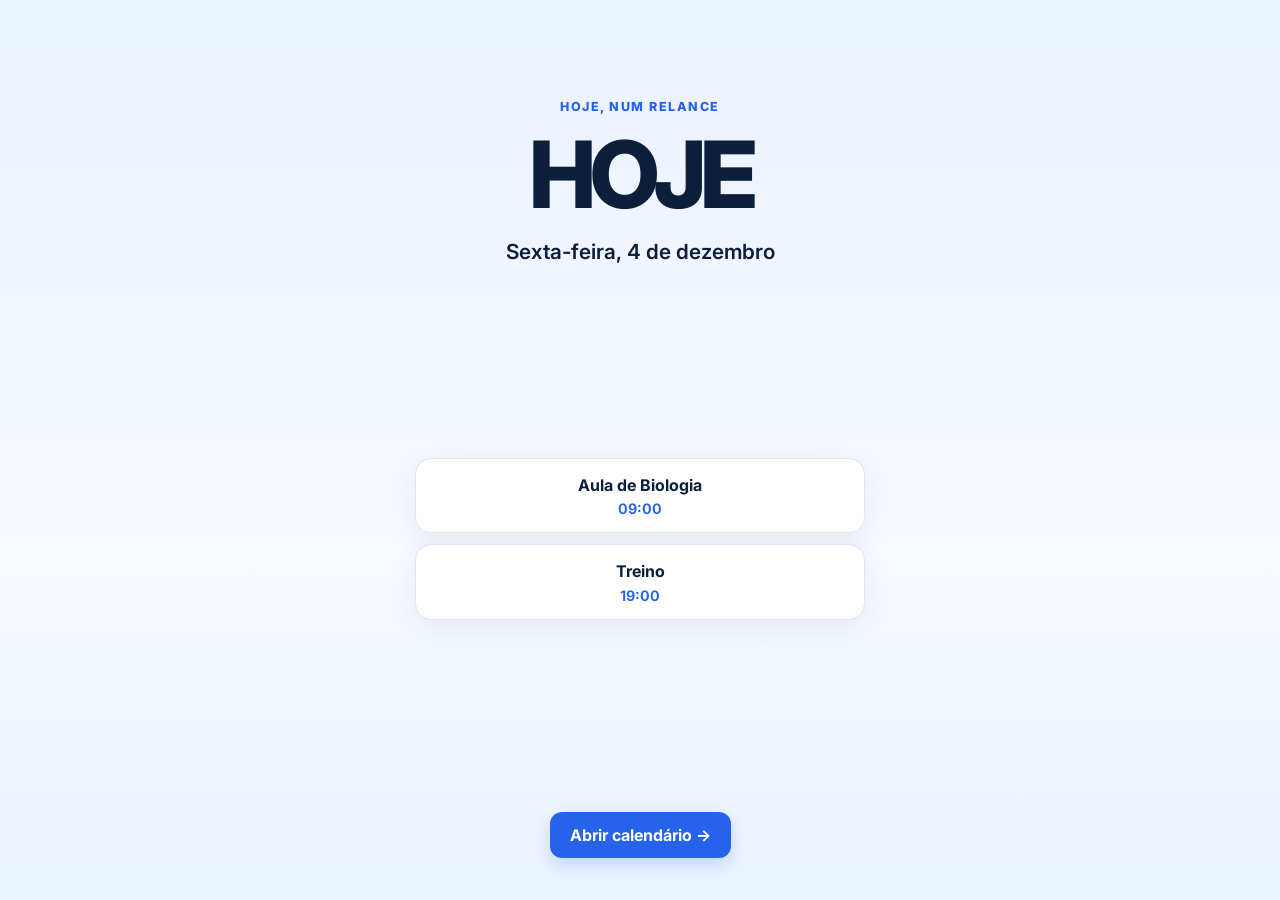
<file: calendario-pessoal-v7.html>
<!doctype html>
<html lang="pt-PT">
<head>
<meta charset="utf-8">
<meta name="viewport" content="width=device-width, initial-scale=1, viewport-fit=cover">
<meta name="theme-color" content="#2563EB">
<meta name="description" content="Um calendário pessoal simples para organizar eventos e tarefas.">
<title>O meu calendário — Protótipo</title>
<link rel="preconnect" href="https://fonts.googleapis.com">
<link rel="preconnect" href="https://fonts.gstatic.com" crossorigin>
<link href="https://fonts.googleapis.com/css2?family=Inter:wght@400;500;600;700;800&display=swap" rel="stylesheet">
<link id="app-manifest" rel="manifest">
<style>
:root{--navy:#0B1F3A;--blue:#2563EB;--light:#EAF2FF;--bg:#F7FAFF;--muted:#61728b;--border:#dce7f5;--shadow:0 9px 30px rgba(11,31,58,.07);font-family:Inter,system-ui,-apple-system,BlinkMacSystemFont,"Segoe UI",sans-serif;color:var(--navy);background:var(--bg)}
*{box-sizing:border-box}[hidden]{display:none!important}body{margin:0;min-width:320px}button,input,textarea,select{font:inherit}button{cursor:pointer}button:disabled{cursor:not-allowed;opacity:.5}button:focus-visible,input:focus-visible,select:focus-visible,textarea:focus-visible{outline:3px solid #93c5fd;outline-offset:2px}svg{width:20px;height:20px;flex:none}h1,h2,h3,p{margin-top:0}h1{font-size:clamp(1.5rem,2.8vw,2.1rem);letter-spacing:-.035em;margin-bottom:6px}h2{font-size:1.13rem;letter-spacing:-.02em}h3{font-size:1rem}.muted{color:var(--muted)}.small{font-size:.83rem}.eyebrow{color:var(--blue);font-weight:800;font-size:.76rem;letter-spacing:.09em;text-transform:uppercase;margin-bottom:9px}.app{min-height:100vh;display:grid;grid-template-columns:274px minmax(0,1fr)}.sidebar{background:#fff;border-right:1px solid var(--border);padding:27px 19px 22px;display:flex;flex-direction:column;gap:23px;position:sticky;top:0;height:100vh;overflow-y:auto}.brand{font-size:1.18rem;font-weight:800;letter-spacing:-.03em;display:flex;align-items:center;gap:10px}.logo{display:grid;place-items:center;background:var(--blue);color:#fff;border-radius:12px;width:34px;height:34px;box-shadow:0 5px 14px #2563eb44}.logo svg{width:19px;height:19px}.btn{border:0;background:var(--blue);color:#fff;padding:11px 16px;border-radius:12px;font-weight:700;display:inline-flex;align-items:center;justify-content:center;gap:8px;min-height:44px;transition:transform .16s,background .16s,box-shadow .16s}.btn:hover{background:#1d4ed8;transform:translateY(-1px);box-shadow:0 5px 12px #2563eb33}.btn.secondary{background:var(--light);color:var(--blue)}.btn.secondary:hover{background:#dbeafe}.btn.ghost{color:var(--navy);background:#fff;border:1px solid var(--border)}.btn.ghost:hover{background:var(--light)}.btn.danger{background:#fff1f2;color:#be123c}.btn.danger:hover{background:#ffe4e6}.btn.small-btn{min-height:36px;padding:7px 11px;font-size:.8rem}.sidebar .new{width:100%}.nav-list{display:grid;gap:5px}.nav-item{width:100%;background:transparent;border:0;color:var(--muted);text-align:left;display:flex;align-items:center;gap:12px;border-radius:11px;padding:11px 14px;font-weight:650;min-height:44px}.nav-item:hover,.nav-item.active{background:var(--light);color:var(--blue)}.side-heading{font-size:.76rem;color:var(--muted);font-weight:800;text-transform:uppercase;letter-spacing:.07em;margin:0 0 10px}.mini{background:var(--bg);border:1px solid var(--border);border-radius:15px;padding:12px}.mini-head,.cal-head,.section-head,.top-actions,.row-between{display:flex;align-items:center;justify-content:space-between;gap:10px}.mini-head{margin-bottom:10px}.mini-head strong{font-size:.85rem;text-transform:capitalize}.icon-btn{border:0;background:transparent;color:var(--muted);display:grid;place-items:center;width:38px;height:38px;border-radius:10px}.icon-btn:hover{background:var(--light);color:var(--blue)}.mini-grid{display:grid;grid-template-columns:repeat(7,minmax(0,1fr));gap:2px;text-align:center}.mini-grid>span{font-size:.65rem;color:var(--muted);padding:4px 0}.mini-day{border:0;background:transparent;border-radius:8px;min-width:0;height:28px;font-size:.72rem;color:var(--navy);padding:0}.mini-day:hover,.mini-day.selected{background:#dbeafe;color:var(--blue)}.mini-day.today{background:var(--blue);color:#fff;font-weight:800}.mini-day.outside{opacity:.35}.side-cats{display:grid;gap:9px}.side-cat{display:flex;align-items:center;gap:9px;font-size:.83rem}.dot{width:9px;height:9px;border-radius:50%;background:var(--cat);flex:none}.side-cat small{margin-left:auto;color:var(--muted)}.side-bottom{margin-top:auto;border-top:1px solid var(--border);padding-top:17px}.plain-link{border:0;background:transparent;color:var(--muted);font-weight:650;padding:8px 0;text-align:left}.plain-link:hover{color:var(--blue)}.content-wrap{min-width:0}.banner{display:flex;align-items:flex-start;gap:12px;background:#dceaff;color:#17438e;padding:12px clamp(18px,3vw,42px);font-size:.82rem;line-height:1.5}.banner span{flex:1}.banner button{border:0;background:transparent;color:#17438e;padding:0 3px;font-weight:800;font-size:1.25rem;line-height:1}.mobile-header{display:none}.main{padding:36px clamp(20px,4vw,58px) 75px;max-width:1500px;margin:auto}.page-header{display:flex;align-items:flex-start;justify-content:space-between;gap:18px;margin-bottom:27px}.page-header p{margin:0}.top-actions{flex-wrap:wrap}.card{background:#fff;border:1px solid var(--border);box-shadow:var(--shadow);border-radius:16px;padding:22px}.section{margin-top:31px}.section-head{margin-bottom:15px}.section-head h2{margin:0}.countdowns{display:flex;gap:15px;overflow-x:auto;padding:2px 2px 13px;scroll-snap-type:x proximity}.count-card{flex:0 0 230px;border:1px solid var(--border);background:var(--light);box-shadow:var(--shadow);border-radius:16px;padding:17px;text-align:left;color:var(--navy);scroll-snap-align:start;transition:transform .16s}.count-card:hover,.event-row:hover,.category-card:hover{transform:translateY(-2px)}.count-card .bar{height:4px;border-radius:9px;background:var(--cat);width:35px;margin-bottom:18px}.count-card strong{display:block;line-height:1.4;margin:8px 0 7px}.count-card .pill{color:var(--cat);font-weight:800;display:inline-block;margin-top:18px}.label-cat{display:inline-flex;align-items:center;gap:6px;color:var(--muted);font-size:.78rem;font-weight:650}.agenda-today{position:relative;display:grid;gap:11px}.event-row{display:flex;align-items:center;gap:14px;width:100%;text-align:left;border:1px solid var(--border);border-radius:13px;padding:13px 15px;background:#fff;color:var(--navy);transition:transform .16s,box-shadow .16s}.event-row:hover{box-shadow:var(--shadow)}.time-col{min-width:95px;font-weight:700;color:var(--muted);font-size:.82rem}.event-marker{width:4px;align-self:stretch;border-radius:9px;background:var(--cat)}.event-info{min-width:0;flex:1}.event-info strong{display:block;line-height:1.4;margin-bottom:4px}.event-row svg{color:var(--muted)}.check-cards{display:grid;grid-template-columns:repeat(auto-fill,minmax(230px,1fr));gap:13px}.check-card{text-align:left;color:var(--navy);border:1px solid var(--border);background:#fff;border-radius:15px;padding:17px;transition:transform .16s}.check-card:hover{transform:translateY(-2px);box-shadow:var(--shadow)}.check-card strong{display:block;margin:10px 0 17px}.progress-line{height:8px;background:#e8eff8;border-radius:99px;overflow:hidden}.progress-line span{display:block;height:100%;background:var(--blue);border-radius:99px;transition:width .2s}.check-card .row-between{margin-top:9px;color:var(--muted);font-size:.78rem}.empty{padding:30px;text-align:center;color:var(--muted);border:1px dashed var(--border);background:#fff;border-radius:15px}.segmented{display:flex;flex-wrap:wrap;gap:3px;background:var(--light);padding:4px;border-radius:12px;width:max-content;max-width:100%}.segmented button{border:0;color:var(--muted);background:transparent;padding:9px 15px;border-radius:9px;font-size:.83rem;font-weight:700;min-height:40px}.segmented button.active{background:#fff;color:var(--blue);box-shadow:0 2px 7px #0b1f3a15}.cal-toolbar{display:flex;justify-content:space-between;align-items:center;gap:12px;flex-wrap:wrap;margin:20px 0 15px}.cal-toolbar h2{margin:0;text-transform:capitalize}.cal-controls{display:flex;align-items:center;gap:6px}.month-grid{display:grid;grid-template-columns:repeat(7,minmax(0,1fr));border:1px solid var(--border);border-radius:15px;overflow:hidden;background:#fff}.weekday{padding:12px 5px;color:var(--muted);font-size:.75rem;text-align:center;font-weight:750;background:var(--light)}.month-day{background:#fff;border:0;border-right:1px solid var(--border);border-top:1px solid var(--border);min-height:112px;min-width:0;padding:9px 6px;text-align:left;cursor:pointer;transition:background .15s}.month-day:nth-child(7n){border-right:0}.month-day:hover,.month-day.selected{background:#edf5ff}.month-day.outside{background:#fafcff;color:#97a6b9}.month-day .day-number{display:grid;place-items:center;width:27px;height:27px;border-radius:50%;font-size:.77rem;font-weight:700;margin:0 0 5px 3px}.month-day.today .day-number{background:var(--blue);color:white}.chip{display:block;width:100%;white-space:nowrap;overflow:hidden;text-overflow:ellipsis;text-align:left;border:0;border-radius:5px;padding:4px 5px;margin:3px 0;background:color-mix(in srgb,var(--cat) 15%,white);color:var(--navy);font-size:.68rem;font-weight:650}.chip:hover{filter:brightness(.96)}.more{font-size:.66rem;color:var(--muted);padding-left:5px}.day-dots{display:none}.day-preview{margin-top:20px}.day-preview h3{margin-bottom:15px;text-transform:capitalize}.day-preview .agenda-today{gap:8px}.timeline-scroll{overflow-x:auto;background:#fff;border:1px solid var(--border);border-radius:16px}.timeline-inner{min-width:760px}.timeline-inner.single{min-width:0}.all-day-strip{display:grid;grid-template-columns:60px repeat(var(--cols),minmax(0,1fr));border-bottom:1px solid var(--border);min-height:44px}.all-day-label{font-size:.7rem;color:var(--muted);padding:12px 4px;text-align:right}.all-day-cell{padding:6px;border-left:1px solid var(--border);display:grid;gap:3px}.all-day-cell .chip{margin:0}.timeline-days{display:grid;grid-template-columns:60px repeat(var(--cols),minmax(0,1fr));border-bottom:1px solid var(--border)}.timeline-days div{padding:11px 4px;text-align:center;border-left:1px solid var(--border);font-size:.77rem;font-weight:700}.timeline-days .today-label{color:var(--blue)}.timeline-body{position:relative;height:1024px;display:grid;grid-template-columns:60px repeat(var(--cols),minmax(0,1fr))}.hour-axis{position:relative}.hour-label{position:absolute;left:0;right:6px;transform:translateY(-50%);text-align:right;color:var(--muted);font-size:.67rem}.time-day{position:relative;border-left:1px solid var(--border);min-width:0;background:repeating-linear-gradient(to bottom,transparent 0,transparent 63px,var(--border) 63px,var(--border) 64px)}.time-event{position:absolute;left:4px;right:4px;border:0;border-left:4px solid var(--cat);border-radius:8px;background:color-mix(in srgb,var(--cat) 16%,white);color:var(--navy);text-align:left;padding:5px 6px;overflow:hidden;font-size:.69rem;line-height:1.3;z-index:1}.time-event:hover{filter:brightness(.96);z-index:2}.time-event strong{display:block}.timeline-inner.single .time-event{font-size:.82rem;padding:8px}.timeline-inner.single .time-event span{display:block;margin-top:3px;color:var(--muted)}.agenda-group{margin:0 0 21px}.agenda-group h3{margin:0 0 10px;text-transform:capitalize;font-size:.9rem}.agenda-group .agenda-today{gap:8px}.category-grid{display:grid;grid-template-columns:repeat(auto-fill,minmax(240px,1fr));gap:14px}.category-card{display:flex;align-items:center;gap:13px;background:#fff;border:1px solid var(--border);border-radius:15px;padding:16px;transition:transform .16s}.category-swatch{width:37px;height:37px;border-radius:12px;background:var(--cat);flex:none}.category-card .meta{min-width:0;flex:1}.category-card strong{display:block;overflow:hidden;text-overflow:ellipsis;white-space:nowrap}.category-card small{color:var(--muted)}.category-actions{display:flex;gap:1px}.category-actions .icon-btn{width:34px;height:34px}.settings{margin-top:28px;padding:21px;background:var(--light);border-radius:16px}.settings h2{margin-bottom:7px}.settings p{line-height:1.6;max-width:710px}.settings .top-actions{justify-content:flex-start}.mobile-tabs,.fab{display:none}.overlay{position:fixed;inset:0;background:#081b36a0;z-index:20;display:flex;align-items:center;justify-content:center;padding:18px}.dialog{width:min(100%,560px);max-height:min(92vh,900px);background:#fff;box-shadow:0 25px 80px #06132a55;border-radius:18px;overflow-y:auto;overscroll-behavior:contain}.dialog-head{position:sticky;top:0;z-index:2;background:#fff;border-bottom:1px solid var(--border);padding:18px 22px;display:flex;align-items:center;justify-content:space-between;gap:10px}.dialog-head h2{margin:0}.dialog-body{padding:20px 22px 25px}.field{display:grid;gap:7px;margin-bottom:16px}.field>label,.field-label{font-weight:700;font-size:.82rem}.field input:not([type=checkbox]),.field select,.field textarea{border:1px solid var(--border);border-radius:10px;background:#fff;color:var(--navy);padding:11px 12px;width:100%;min-height:44px}.field textarea{resize:vertical;min-height:85px}.form-grid{display:grid;grid-template-columns:repeat(2,minmax(0,1fr));gap:0 12px}.tick-field{display:flex;gap:10px;align-items:center;min-height:44px;font-weight:600;font-size:.87rem}.tick-field input,.task-item input[type=checkbox]{width:18px;height:18px;accent-color:var(--blue);flex:none}.form-actions{display:flex;justify-content:flex-end;gap:8px;flex-wrap:wrap;margin-top:22px}.form-checks{border:1px solid var(--border);border-radius:12px;padding:13px;margin-top:5px}.form-checks legend{font-weight:700;font-size:.82rem;padding:0 5px}.task-input-row{display:flex;align-items:center;gap:7px;margin-bottom:8px}.task-input-row input[type=text]{flex:1;min-width:0;border:1px solid var(--border);border-radius:9px;padding:9px;min-height:40px}.task-input-row .icon-btn{flex:none}.detail-top{display:flex;gap:12px;align-items:center;margin-bottom:20px}.detail-top .category-swatch{width:43px;height:43px}.detail-top h3{margin:0 0 3px;font-size:1.16rem}.detail-row{display:flex;align-items:flex-start;gap:11px;margin:12px 0;line-height:1.5}.detail-row svg{color:var(--muted);margin-top:1px}.notes{white-space:pre-wrap;overflow-wrap:anywhere;background:var(--bg);padding:12px;border-radius:10px}.detail-checks{margin-top:20px}.detail-checks h3{margin:0 0 11px}.task-item{display:flex;gap:9px;align-items:flex-start;padding:9px 3px;border-bottom:1px solid var(--border);font-size:.85rem;overflow-wrap:anywhere}.task-item input{margin-top:1px}.task-item.done span{text-decoration:line-through;color:var(--muted)}.detail-checks .row-between{font-size:.8rem;color:var(--muted);margin:10px 0}.color-choices{display:flex;gap:10px;flex-wrap:wrap}.color-choice{background:var(--cat);border:3px solid #fff;box-shadow:0 0 0 1px #cbd5e1;border-radius:50%;width:36px;height:36px}.color-choice.selected{box-shadow:0 0 0 3px var(--navy)}.toast-region{position:fixed;bottom:25px;right:22px;z-index:40;display:grid;gap:8px}.toast{max-width:min(420px,calc(100vw - 32px));background:var(--navy);color:#fff;padding:12px 16px;border-radius:12px;box-shadow:var(--shadow);font-size:.85rem;line-height:1.5}
@media(max-width:767px){.app{display:block}.sidebar{display:none}.mobile-header{display:flex;align-items:center;gap:9px;padding:14px 18px;background:#fff;border-bottom:1px solid var(--border);font-weight:800}.mobile-header .logo{width:30px;height:30px}.banner{padding:12px 16px}.main{padding:22px 16px calc(112px + env(safe-area-inset-bottom))}.page-header{margin-bottom:20px}.page-header h1{font-size:1.48rem}.top-actions .btn{padding:9px 12px;font-size:.78rem}.card{padding:17px}.section{margin-top:27px}.count-card{flex-basis:206px}.mobile-tabs{position:fixed;bottom:0;left:0;right:0;display:grid;grid-template-columns:repeat(3,1fr);z-index:10;background:#fff;border-top:1px solid var(--border);box-shadow:0 -8px 24px #0b1f3a0d;padding:7px 6px calc(7px + env(safe-area-inset-bottom))}.mobile-tabs button{border:0;background:none;display:grid;justify-items:center;align-content:center;gap:4px;color:var(--muted);min-height:54px;font-size:.69rem;font-weight:700;border-radius:10px}.mobile-tabs button.active{color:var(--blue);background:var(--light)}.fab{display:grid;position:fixed;bottom:calc(83px + env(safe-area-inset-bottom));right:18px;z-index:11;border:0;place-items:center;width:54px;height:54px;border-radius:50%;color:#fff;background:var(--blue);box-shadow:0 9px 25px #2563eb66}.fab svg{width:26px;height:26px}.month-day{min-height:64px;text-align:center;padding:6px 1px}.month-day .day-number{margin:1px auto 5px}.month-day .chip,.month-day .more{display:none}.day-dots{display:flex;justify-content:center;gap:3px;flex-wrap:wrap;max-width:39px;margin:auto}.day-dots span{width:5px;height:5px;border-radius:50%;background:var(--cat)}.weekday{font-size:.66rem;padding:10px 2px}.cal-toolbar h2{font-size:1rem}.segmented{width:100%;display:grid;grid-template-columns:repeat(4,1fr)}.segmented button{padding:8px 4px}.time-col{min-width:77px}.event-row{gap:10px;padding:11px}.category-grid{grid-template-columns:1fr}.overlay{align-items:flex-end;padding:0}.dialog{border-radius:18px 18px 0 0;max-height:93dvh;width:100%;padding-bottom:env(safe-area-inset-bottom)}.toast-region{bottom:calc(154px + env(safe-area-inset-bottom));left:16px;right:16px}.toast{max-width:none}.timeline-inner.single{min-width:0}}
@media(max-width:370px){.form-grid{grid-template-columns:1fr}.month-day{min-height:57px}.page-header{flex-wrap:wrap}}
@media(prefers-reduced-motion:reduce){*,*:before,*:after{transition:none!important;scroll-behavior:auto!important}}
/* Whiteboard: cartões leves e grelha adaptável */
.note-toolbar{display:flex;gap:12px;align-items:center;justify-content:space-between;flex-wrap:wrap;margin:0 0 20px}
.note-search{width:min(100%,390px);min-height:44px;border:1px solid var(--border);border-radius:12px;background:#fff;color:var(--navy);padding:10px 14px}
.note-grid{display:grid;grid-template-columns:repeat(auto-fill,minmax(min(100%,245px),1fr));gap:16px;align-items:stretch}
.note-card{background:var(--note);border:1px solid #0b1f3a14;border-radius:16px;box-shadow:var(--shadow);padding:18px;min-height:200px;display:flex;flex-direction:column;gap:10px;overflow-wrap:anywhere}
.note-card h2{font-size:1rem;margin:0}.note-card .note-body{white-space:pre-wrap;overflow-wrap:anywhere;line-height:1.55;font-size:.9rem;max-height:240px;overflow:hidden;margin:0;flex:1}.note-card .note-placeholder{color:#65768f;font-style:italic}.note-meta{color:#52647d;font-size:.74rem;line-height:1.5;margin-top:auto}.note-actions{display:flex;align-items:center;justify-content:flex-end;gap:3px;border-top:1px solid #0b1f3a19;padding-top:8px}.note-actions .icon-btn{width:35px;height:35px;color:var(--navy)}.note-actions .icon-btn:hover,.note-actions .icon-btn.pinned{color:var(--blue);background:#ffffffaa}.note-pin-label{margin-right:auto;color:#17438e;font-size:.75rem;font-weight:700;display:flex;align-items:center;gap:4px}.note-pin-label svg{width:16px;height:16px}
.note-editor{border-radius:12px;padding:16px 16px 1px;background:var(--note);margin-bottom:14px}.note-editor .field input,.note-editor .field textarea{background:#ffffffdd}.note-editor .field textarea{min-height:170px}.note-choice{background:var(--note);border:2px solid #fff;box-shadow:0 0 0 1px #aab9d0;border-radius:50%;width:38px;height:38px}.note-choice.selected{box-shadow:0 0 0 3px var(--blue)}
@media(max-width:767px){.mobile-tabs{grid-template-columns:repeat(4,minmax(0,1fr));padding-left:4px;padding-right:4px}.mobile-tabs button{min-width:0;gap:3px;font-size:.62rem;padding:4px 1px;white-space:nowrap}.mobile-tabs svg{width:19px;height:19px}.note-toolbar .note-search{flex:1 1 100%;width:100%}}
@media(max-width:370px){.mobile-tabs button{font-size:.58rem;letter-spacing:-.02em}}

/* Checklists v3: compact groups and large invisible checkbox hit targets. */
.check-cards{display:block;background:#fff;border:1px solid var(--border);border-radius:13px;padding:0 15px}
.check-card{padding:12px 0;border-bottom:1px solid #eaf0f7}
.check-card:last-child{border-bottom:0}
.check-card-head{display:flex;align-items:center;justify-content:space-between;gap:10px}
.check-title{border:0;background:none;color:var(--navy);font-size:.85rem;font-weight:650;text-align:left;padding:5px 0;line-height:1.35;min-width:0}
.check-title:hover,.check-more:hover{color:var(--blue);text-decoration:underline}
.check-meta,.check-count{color:var(--muted);font-size:.72rem;font-weight:500}
.check-meta{margin:0 0 3px}
.check-count{white-space:nowrap}
.check-more{display:inline-flex;align-items:center;min-height:40px;border:0;background:none;color:var(--blue);font-size:.76rem;font-weight:600;padding:4px 0}
.check-progress{height:3px;background:#ecf1f8;border-radius:10px;overflow:hidden;margin:5px 0 7px}
.check-progress span{display:block;height:100%;background:var(--blue);border-radius:10px;transition:width .2s}
.detail-checks .check-progress{margin:2px 0 8px}
.detail-checks .check-count{margin:0 0 5px}
.task-item{display:flex;gap:3px;align-items:center;min-height:40px;padding:0;border:0;font-size:.83rem;line-height:1.35;cursor:pointer;color:var(--navy);overflow-wrap:anywhere}
.task-item+.task-item{border-top:1px solid #f1f4f9}
.task-item span{min-width:0;padding:6px 0}
.task-item.done span{text-decoration:line-through;color:#8996a8}
.task-item input[type=checkbox],.task-input-row .task-done{appearance:none;-webkit-appearance:none;position:relative;width:40px;height:40px;min-width:40px;flex:none;margin:0;border:0;background:transparent;cursor:pointer;display:grid;place-items:center}
.task-item input[type=checkbox]::before,.task-input-row .task-done::before{content:'';display:block;width:17px;height:17px;border:1.5px solid #a8b8cc;border-radius:6px;background:#fff;box-sizing:border-box}
.task-item input[type=checkbox]:checked::before,.task-input-row .task-done:checked::before{background:#2563EB;border-color:#2563EB}
.task-item input[type=checkbox]:checked::after,.task-input-row .task-done:checked::after{content:'✓';position:absolute;top:50%;left:50%;transform:translate(-50%,-50%);color:#fff;font-size:13px;font-weight:800;line-height:1}
.task-item:focus-within,.task-input-row:focus-within{border-radius:7px}
.form-checks{border:0;border-top:1px solid var(--border);border-radius:0;padding:10px 0 0;margin-top:7px;min-width:0}
.form-checks legend{padding:0 7px 0 0}
.form-checks .check-count{display:block;margin:1px 0 7px}
.task-input-row{display:flex;align-items:center;gap:3px;margin:0;min-height:42px;border-bottom:1px solid #eef2f8}
.task-input-row input[type=text]{border:0;border-radius:0;background:transparent;padding:7px 2px;min-height:40px;font-size:.83rem}
.task-input-row:has(.task-done:checked) .task-text{text-decoration:line-through;color:#8996a8}
.task-input-row .icon-btn{width:40px;height:40px}

/* Separação legível entre datas, estados e tarefas. */
.count-card .count-date{display:block;line-height:1.4;overflow-wrap:anywhere}
.count-card .pill{display:block;width:max-content;max-width:100%;margin-top:9px;line-height:1.4;overflow-wrap:anywhere}
.event-info .label-cat{display:flex;flex-wrap:wrap;overflow-wrap:anywhere;line-height:1.4}
.detail-row span{min-width:0;overflow-wrap:anywhere}
.check-cards{display:block;max-width:780px}
.check-card{display:block;background:#fff;border:1px solid var(--border);border-radius:13px;padding:12px 15px;margin-bottom:12px;box-shadow:var(--shadow);transform:none}
.check-card:hover{transform:none}
.check-card-head{min-width:0;align-items:flex-start}
.check-title{min-width:0;overflow-wrap:anywhere}
.check-meta{line-height:1.5;overflow-wrap:anywhere}
.check-count{flex:none;padding-top:6px}
.task-item span{overflow-wrap:anywhere}
@media(max-width:767px){.mobile-tabs{grid-template-columns:repeat(5,minmax(0,1fr))}.mobile-tabs button{font-size:.61rem;min-width:0;gap:3px}.mobile-tabs button svg{width:19px;height:19px}.check-cards{max-width:none}}
@media(max-width:370px){.mobile-tabs button{font-size:.55rem;letter-spacing:-.035em}}
/* v5: persistent save action and direct checklist additions. */
#event-form .save-event{background:var(--blue);color:#fff;min-width:145px;box-shadow:0 6px 15px #2563eb38}
.add-task-form{display:flex;align-items:stretch;gap:8px;margin-top:14px;min-width:0}
.add-task-form input{flex:1;min-width:0;border:1px solid var(--border);border-radius:10px;padding:9px 11px;color:var(--navy);background:#fff;min-height:44px}
.add-task-form .btn{flex:none}
.add-task-form .btn svg{width:17px;height:17px}
@media(max-width:420px){.add-task-form .btn{padding:7px 9px}.add-task-form .btn span{display:none}}
/* v6: ecrã de abertura, apenas nesta sessão de página. */
.intro-launch{display:flex;flex-direction:column;align-items:center;width:100%;min-height:100vh;min-height:100dvh;border:0;background:linear-gradient(180deg,#EAF2FF 0%,#F7FAFF 62%,#EAF2FF 100%);color:#0B1F3A;text-align:center;padding:clamp(78px,11vh,126px) 22px max(42px,env(safe-area-inset-bottom));cursor:pointer;font-family:Inter,system-ui,-apple-system,BlinkMacSystemFont,"Segoe UI",sans-serif}
.intro-launch:focus-visible{outline:3px solid #2563EB;outline-offset:-5px}
.intro-kicker{color:#2563EB;font-size:.78rem;font-weight:800;letter-spacing:.12em;text-transform:uppercase;margin-bottom:14px}
.intro-title{display:block;font-size:clamp(3.5rem,10vw,5.8rem);font-weight:800;letter-spacing:-.065em;line-height:1}
.intro-date{display:block;margin-top:16px;font-size:clamp(1.04rem,3vw,1.3rem);font-weight:600;line-height:1.4}
.intro-events{display:flex;flex:1;flex-direction:column;justify-content:center;align-items:stretch;gap:11px;width:min(100%,450px);padding:38px 0}
.intro-event,.intro-empty{display:block;background:#fff;border:1px solid #dce7f5;border-radius:16px;box-shadow:0 9px 30px rgba(11,31,58,.07);padding:15px 20px;color:#0B1F3A;overflow-wrap:anywhere}
.intro-event-title{display:block;font-size:1rem;font-weight:700;line-height:1.4}
.intro-event-time{display:block;margin-top:4px;color:#2563EB;font-size:.9rem;font-weight:650}
.intro-empty{color:#61728b}
.intro-continue{display:block;background:#2563EB;color:white;border-radius:12px;padding:13px 20px;min-width:180px;font-weight:700;box-shadow:0 7px 18px #2563eb33}
.intro-launch:hover .intro-continue{background:#1d4ed8}
@media(max-width:767px){.intro-launch{padding-top:max(96px,env(safe-area-inset-top) + 78px);padding-bottom:max(34px,env(safe-area-inset-bottom) + 25px)}.intro-events{max-width:350px}}
/* v7: iOS-safe dialog sizing and independent form scrolling. */
.dialog{display:flex;flex-direction:column;overflow:hidden;max-height:min(92vh,900px);max-height:min(92dvh,900px)}
.dialog-head{position:relative;flex-shrink:0}
.dialog-body{min-height:0;overflow-y:auto;-webkit-overflow-scrolling:touch;overscroll-behavior:contain}
.dialog-body .form-grid{grid-template-columns:repeat(2,minmax(0,1fr));column-gap:12px}
.dialog-body .form-grid>.field{min-width:0}
.dialog-body input:not([type=checkbox]),.dialog-body select,.dialog-body textarea{width:100%;min-width:0;max-width:100%;box-sizing:border-box}
.dialog-body input[type=date],.dialog-body input[type=time]{-webkit-appearance:none;appearance:none;display:block;text-align:left;min-height:44px}
.dialog-body input[type=date]::-webkit-date-and-time-value,.dialog-body input[type=time]::-webkit-date-and-time-value{text-align:left;min-width:0}
.dialog-body:has(#event-form){padding:0;display:flex;flex-direction:column;overflow:hidden}
#event-form{min-height:0;flex:1;display:flex;flex-direction:column}
#event-form .event-form-fields{min-height:0;flex:1;overflow-y:auto;-webkit-overflow-scrolling:touch;overscroll-behavior:contain;padding:20px 22px 25px}
#event-form .form-actions{position:static;flex-shrink:0;margin:0;padding:13px 22px calc(15px + env(safe-area-inset-bottom));background:#fff;border-top:1px solid var(--border);box-shadow:0 -7px 18px #0b1f3a0d}
.task-item{display:flex;align-items:center;min-width:0;cursor:default}
.task-item .task-label{display:flex;align-items:center;gap:3px;min-width:0;flex:1;cursor:pointer}
.task-item .task-label span{min-width:0;overflow-wrap:anywhere}
.task-item .delete-task,.task-input-row .delete-task{display:grid;place-items:center;flex:none;min-width:36px;min-height:36px;width:36px;height:36px;border:0;border-radius:8px;background:transparent;color:#8291a6;padding:0;cursor:pointer}
.task-item .delete-task:hover,.task-input-row .delete-task:hover{background:#f1f5f9;color:var(--navy)}
.task-item .delete-task svg,.task-input-row .delete-task svg{width:16px;height:16px}
.task-input-row .delete-task{width:40px;height:40px}
@media(max-width:767px){
 .dialog{max-height:92vh;max-height:92dvh;padding-bottom:0}
 .dialog:has(#event-form){height:92vh;height:92dvh}
 .dialog-body input:not([type=checkbox]),.dialog-body select,.dialog-body textarea{font-size:16px}
 .dialog-body .form-grid{grid-template-columns:repeat(2,minmax(0,1fr))}
}
</style>
</head>
<body>
<div id="app"></div><div class="toast-region" id="toasts" aria-live="polite"></div>
<script>
(()=>{'use strict';
const KEY='calendario-pessoal-demo-v4', NOTE_KEY='calendario-whiteboard-demo-v1', BANNER_KEY='calendario-demo-banner-v1', FIRED_KEY='calendario-demo-lembretes-v1';
const palette=['#2563EB','#0EA5E9','#1E40AF','#60A5FA','#06B6D4','#F59E0B','#10B981','#3B82F6','#1D4ED8','#0284C7','#0369A1','#0F766E','#4F46E5','#7C3AED','#8B5CF6','#BE185D','#B45309','#64748B'];
const reminderNames={none:'Sem lembrete',at:'No momento',m10:'10 min antes',h1:'1 hora antes',d1:'1 dia antes',d2:'2 dias antes',w1:'1 semana antes'};
const reminderOffsets={at:0,m10:600000,h1:3600000,d1:86400000,d2:172800000,w1:604800000};
const weekdays=['Seg','Ter','Qua','Qui','Sex','Sáb','Dom'];
const icons={calendar:'<rect x="3" y="5" width="18" height="16" rx="2"/><path d="M7 3v4M17 3v4M3 10h18"/>',today:'<rect x="3" y="5" width="18" height="16" rx="2"/><path d="M7 3v4M17 3v4M3 10h18M8 15h3"/>',checklists:'<rect x="3" y="4" width="18" height="16" rx="2"/><path d="m7 9 1.5 1.5L11 8M13 9h5m-11 6 1.5 1.5L11 14m2 1h5"/>',whiteboard:'<path d="M5 3h11l3 3v15H5zM8 11h8M8 15h8"/>',tack:'<path d="M9 3h6l-1 5 4 4v2H6v-2l4-4-1-5ZM12 14v7"/>',categories:'<rect x="3" y="3" width="8" height="8" rx="1"/><rect x="13" y="3" width="8" height="8" rx="1"/><rect x="3" y="13" width="8" height="8" rx="1"/><rect x="13" y="13" width="8" height="8" rx="1"/>',plus:'<path d="M12 5v14M5 12h14"/>',left:'<path d="m15 18-6-6 6-6"/>',right:'<path d="m9 18 6-6-6-6"/>',close:'<path d="M18 6 6 18M6 6l12 12"/>',edit:'<path d="M12 20h9M4 16.5V20h3.5L18.8 8.7a2 2 0 0 0-2.8-2.8L4 17.9z"/>',trash:'<path d="M3 6h18M8 6V4h8v2M6 6l1 15h10l1-15M10 10v7M14 10v7"/>',clock:'<circle cx="12" cy="12" r="9"/><path d="M12 7v5l3 2"/>',pin:'<path d="M20 10c0 5-8 11-8 11S4 15 4 10a8 8 0 1 1 16 0Z"/><circle cx="12" cy="10" r="2.5"/>',bell:'<path d="M18 8a6 6 0 0 0-12 0c0 7-3 7-3 9h18c0-2-3-2-3-9ZM10 21h4"/>',star:'<path d="m12 3 2.7 5.7 6.3.8-4.6 4.4 1.1 6.1-5.5-2.9L6.5 20l1.1-6.1L3 9.5l6.3-.8z"/>',list:'<path d="M9 6h12M9 12h12M9 18h12M3 6h.01M3 12h.01M3 18h.01"/>',notes:'<path d="M5 3h11l3 3v15H5zM8 11h8M8 15h8"/>'};
function ico(name){return `<svg viewBox="0 0 24 24" fill="none" stroke="currentColor" stroke-width="1.8" stroke-linecap="round" stroke-linejoin="round" aria-hidden="true">${icons[name]||''}</svg>`}
function esc(s){return String(s??'').replace(/[&<>"']/g,c=>({'&':'&amp;','<':'&lt;','>':'&gt;','"':'&quot;',"'":'&#39;'}[c]))}
function safeColor(c){return palette.includes(c)?c:palette[0]}
function localISO(d){return `${d.getFullYear()}-${String(d.getMonth()+1).padStart(2,'0')}-${String(d.getDate()).padStart(2,'0')}`}
function parseDay(s){const [y,m,d]=String(s).split('-').map(Number);return new Date(y,m-1,d)}
function addDays(d,n){const x=new Date(d.getFullYear(),d.getMonth(),d.getDate());x.setDate(x.getDate()+n);return x}
function monday(d){return addDays(d,-(d.getDay()+6)%7)}
function pretty(s,options){return new Intl.DateTimeFormat('pt-PT',options).format(typeof s==='string'?parseDay(s):s)}
function cap(s){return s.charAt(0).toLocaleUpperCase('pt-PT')+s.slice(1)}
function fullDate(s){return cap(pretty(s,{weekday:'long',day:'numeric',month:'long'}))}
function shortDate(s){return pretty(s,{day:'numeric',month:'short'})}
function uid(){return globalThis.crypto?.randomUUID?.()||`id-${Date.now()}-${Math.random().toString(36).slice(2)}`}
function getStore(k){try{return localStorage.getItem(k)}catch{return null}}
function setStore(k,v){try{localStorage.setItem(k,v)}catch{}}
function sample(){const today=new Date();const date=n=>localISO(addDays(today,n));const names=['Matemática','Português','Biologia','Trabalhos','Pessoal','Desporto'];const cats=names.map((name,i)=>({id:`cat-${i+1}`,name,color:palette[i]}));
 const make=(title,ci,offset,start,end,important=false,items=[],allDay=false,location='',notes='',reminder='none')=>({id:uid(),title,categoryId:cats[ci].id,date:date(offset),start,end,allDay,location,notes,important,reminder,checklist:items.map((x,i)=>({id:uid(),text:x,done:i===0 && (title==='Teste de Matemática'||title==='Entrega trabalho de Biologia')}))});
 return {categories:cats,events:[
 make('Aula de Biologia',2,0,'09:00','10:30',false,[],false,'Sala 12','Sistema circulatório'),
 make('Treino',5,0,'19:00','20:00',false,[],false,'Pavilhão municipal'),
 make('Aula de Matemática',0,1,'08:30','10:00',false,[],false,'Sala 5'),
 make('Sessão de estudo em grupo',0,2,'16:00','18:00',false,['Levar apontamentos','Resolver exercícios'],false,'Biblioteca'),
 make('Consulta no dentista',4,3,'11:00','11:45',false,[],false,'Clínica do bairro','','d1'),
 make('Teste de Matemática',0,6,'09:00','10:30',true,['Rever funções','Fazer exercícios pág. 45','Ficha de revisão'],false,'Sala 5','Estudar os capítulos 3 e 4.','d1'),
 make('Jantar de aniversário da Inês',4,7,'20:00','22:30',true,[],false,'Centro da cidade','','h1'),
 make('Aula de Português',1,8,'10:00','11:30',false,[],false,'Sala 8'),
 make('Entrega trabalho de Biologia',3,10,'09:00','09:30',true,['Recolher referências','Rever bibliografia','Enviar ficheiro'],false,'Plataforma da escola','Confirmar a entrega.','d2'),
 make('Jogo de futebol',5,12,'15:00','17:00',false,['Preparar equipamento'],false,'Campo da escola'),
 make('Teste de Português',1,15,'11:00','12:30',true,['Ler textos','Rever gramática'],false,'Sala 8','','w1'),
 make('Apresentação do projeto',3,19,'14:00','15:00',true,['Fazer diapositivos','Ensaiar apresentação'],false,'Auditório'),
 make('Aula de Matemática',0,23,'09:00','10:30',false,[],false,'Sala 5'),
 make('Caminhada no parque',4,25,'17:00','18:00',false,[],false,'Parque da cidade'),
 make('Dia de descanso',4,21,'','',false,[],true)
 ]};}
const notePalette=[{name:'Azul claro',value:'#EAF2FF'},{name:'Céu',value:'#E0F2FE'},{name:'Lilás',value:'#EDE9FE'},{name:'Menta',value:'#DFF7ED'},{name:'Amarelo suave',value:'#FFF4CF'}];
function noteColor(color){return notePalette.some(c=>c.value===color)?color:notePalette[0].value}
function sampleNotes(){const now=Date.now(),day=86400000;return [
 {id:uid(),title:'Ideias para o fim de semana',body:'Passeio junto ao rio\nLer um pouco\nExperimentar uma receita nova',color:notePalette[0].value,pinned:true,createdAt:new Date(now-3*day).toISOString(),updatedAt:new Date(now-day).toISOString()},
 {id:uid(),title:'Não esquecer',body:'Levar o livro para a biblioteca\nComprar pilhas',color:notePalette[3].value,pinned:false,createdAt:new Date(now-2*day).toISOString(),updatedAt:new Date(now-2*day).toISOString()},
 {id:uid(),title:'Uma ideia rápida',body:'Organizar uma tarde de jogos com amigos.',color:notePalette[2].value,pinned:false,createdAt:new Date(now-day).toISOString(),updatedAt:new Date(now-day).toISOString()}
]}
function loadNotes(){try{const x=JSON.parse(getStore(NOTE_KEY));if(Array.isArray(x))return x}catch{}const x=sampleNotes();setStore(NOTE_KEY,JSON.stringify(x));return x}
function load(){try{const x=JSON.parse(getStore(KEY));if(x&&Array.isArray(x.categories)&&Array.isArray(x.events)&&x.categories.length)return x}catch{}const x=sample();setStore(KEY,JSON.stringify(x));return x}
let data=load(),notes=loadNotes();const state={noteQuery:'',screen:'today',view:'month',cursor:new Date(),selected:localISO(new Date()),miniCursor:new Date(),modal:null,draft:null,catDraft:null,catEditId:null,banner:getStore(BANNER_KEY)!=='hidden',intro:true};
function persist(){setStore(KEY,JSON.stringify(data))}
function persistNotes(){setStore(NOTE_KEY,JSON.stringify(notes))}
function cat(id){return data.categories.find(c=>c.id===id)||{name:'Sem categoria',color:palette[0]}}
function evsOn(day){return data.events.filter(e=>e.date===day).sort(eventSort)}
function eventSort(a,b){return a.date.localeCompare(b.date)||(a.allDay?-1:b.allDay?1:0)||(a.start||'').localeCompare(b.start||'')||a.title.localeCompare(b.title,'pt-PT')}
function openingView(){const today=localISO(new Date()),events=evsOn(today);return `<button type="button" class="intro-launch" data-action="enter-app"><span class="intro-kicker">Hoje, num relance</span><span class="intro-title">HOJE</span><span class="intro-date">${fullDate(today)}</span><span class="intro-events">${events.length?events.map(e=>`<span class="intro-event"><span class="intro-event-title">${esc(e.title)}</span><span class="intro-event-time">${e.allDay?'Dia inteiro':esc(e.start||'Sem hora')}</span></span>`).join(''):'<span class="intro-empty">Sem eventos para hoje.</span>'}</span><span class="intro-continue">Abrir calendário →</span></button>`}
function catStyle(c){return `style="--cat:${safeColor(c.color)}"`}
function progress(items){const total=items.length,done=items.filter(i=>i.done).length;return {done,total,pct:total?Math.round(done/total*100):0}}
function toast(message){const host=document.getElementById('toasts');const el=document.createElement('div');el.className='toast';el.setAttribute('role','status');el.textContent=message;host.append(el);setTimeout(()=>el.remove(),4800)}
function navButton(screen,label,icon,cls){return `<button type="button" class="${cls} ${state.screen===screen?'active':''}" data-screen="${screen}" aria-current="${state.screen===screen?'page':'false'}">${ico(icon)}<span>${label}</span></button>`}
function miniHTML(){const d=state.miniCursor,first=new Date(d.getFullYear(),d.getMonth(),1),offset=(first.getDay()+6)%7,days=new Date(d.getFullYear(),d.getMonth()+1,0).getDate();let out=weekdays.map(w=>`<span>${w.slice(0,1)}</span>`).join('');for(let n=0;n<offset;n++)out+='<span></span>';for(let n=1;n<=days;n++){const iso=localISO(new Date(d.getFullYear(),d.getMonth(),n));out+=`<button class="mini-day ${iso===localISO(new Date())?'today':''} ${iso===state.selected?'selected':''}" data-select-day="${iso}" aria-label="${fullDate(iso)}">${n}</button>`}return `<div class="mini"><div class="mini-head"><button class="icon-btn" data-mini-step="-1" aria-label="Mês anterior">${ico('left')}</button><strong>${cap(pretty(d,{month:'long',year:'numeric'}))}</strong><button class="icon-btn" data-mini-step="1" aria-label="Mês seguinte">${ico('right')}</button></div><div class="mini-grid">${out}</div></div>`}
function sidebar(){return `<aside class="sidebar"><div class="brand"><span class="logo">${ico('calendar')}</span>O meu calendário</div><button class="btn new" data-action="new">${ico('plus')} ${state.screen==='whiteboard'?'Nova nota':'Novo evento'}</button><nav class="nav-list" aria-label="Navegação principal">${navButton('today','Hoje','today','nav-item')}${navButton('calendar','Calendário','calendar','nav-item')}${navButton('checklists','Checklists','checklists','nav-item')}${navButton('categories','Categorias','categories','nav-item')}${navButton('whiteboard','Whiteboard','whiteboard','nav-item')}</nav><div><div class="side-heading">Vista rápida</div>${miniHTML()}</div><div><div class="side-heading">Categorias</div><div class="side-cats">${data.categories.map(c=>`<div class="side-cat" ${catStyle(c)}><span class="dot"></span><span>${esc(c.name)}</span><small>${data.events.filter(e=>e.categoryId===c.id).length}</small></div>`).join('')}</div></div><div class="side-bottom"><button class="plain-link" data-screen="categories">Definições e dados de exemplo →</button></div></aside>`}
function header(){return `<div class="mobile-header"><span class="logo">${ico('calendar')}</span>O meu calendário</div>`}
function banner(){return state.banner?`<div class="banner" role="note"><span>Modo demonstração — os dados ficam só neste browser. Na versão final entras com a tua conta Google e tudo sincroniza entre telemóvel e computador.</span><button data-action="dismiss-banner" aria-label="Fechar aviso">×</button></div>`:''}
function tabs(){return `<nav class="mobile-tabs" aria-label="Navegação principal">${navButton('today','Hoje','today','')}${navButton('calendar','Calendário','calendar','')}${navButton('checklists','Checklists','checklists','')}${navButton('categories','Categorias','categories','')}${navButton('whiteboard','Whiteboard','whiteboard','')}</nav><button class="fab" data-action="new" aria-label="${state.screen==='whiteboard'?'Nova nota':'Novo evento'}">${ico('plus')}</button>`}
function eventRow(e){const c=cat(e.categoryId);return `<button class="event-row" ${catStyle(c)} data-open-event="${esc(e.id)}"><span class="time-col">${e.allDay?'Dia inteiro':`${esc(e.start)}–${esc(e.end)}`}</span><span class="event-marker"></span><span class="event-info"><strong>${esc(e.title)}</strong><span class="label-cat"><span class="dot"></span>${esc(c.name)}${e.location?' · '+esc(e.location):''}</span></span>${ico('right')}</button>`}
function rowList(events){return events.length?`<div class="agenda-today">${events.map(eventRow).join('')}</div>`:'<div class="empty">Ainda não há eventos para este dia. Cria o primeiro com o botão +.</div>'}
function countdown(e){const c=cat(e.categoryId),diff=Math.round((parseDay(e.date)-parseDay(localISO(new Date())))/86400000);return `<button class="count-card" ${catStyle(c)} data-open-event="${esc(e.id)}"><div class="bar"></div><span class="label-cat"><span class="dot"></span>${esc(c.name)}</span><strong>${esc(e.title)}</strong><span class="count-date small muted">${cap(pretty(e.date,{day:'numeric',month:'long'}))}</span><span class="pill">${diff===0?'É hoje!':diff===1?'Amanhã':`Faltam ${diff} dias`}</span></button>`}
function todayView(){const today=localISO(new Date());const upcoming=data.events.filter(e=>e.important&&e.date>=today).sort(eventSort);return `<div class="page-header"><div><div class="eyebrow">O teu dia, organizado</div><h1>Olá! Hoje é ${fullDate(today)}</h1><p class="muted">Vê o que vem aí e avança nas tuas tarefas.</p></div><div class="top-actions"><button class="btn secondary" data-action="notifications">${ico('bell')} Ativar lembretes</button></div></div><section><div class="section-head"><h2>Contagens importantes</h2><span class="small muted">Próximos eventos</span></div>${upcoming.length?`<div class="countdowns">${upcoming.map(countdown).join('')}</div>`:'<div class="empty">Sem eventos importantes futuros. Marca um evento como importante para o veres aqui.</div>'}</section><section class="section"><div class="section-head"><h2>Agenda de hoje</h2><span class="small muted">${evsOn(today).length} ${evsOn(today).length===1?'evento':'eventos'}</span></div>${rowList(evsOn(today))}</section><section class="settings"><h2>Lembretes nesta demonstração</h2><p class="small muted">Na versão final, os lembretes chegam como notificações normais do Android através do Google Calendar, mesmo com a app fechada.</p></section>`}
function checklistsView(){const events=data.events.filter(e=>e.checklist?.length).sort(eventSort);return `<div class="page-header"><div><div class="eyebrow">Tarefas dos teus eventos</div><h1>Checklists</h1><p class="muted">Todas as tarefas, concluídas e por fazer.</p></div></div>${events.length?`<div class="check-cards">${events.map(e=>{const p=progress(e.checklist);return `<section class="check-card"><div class="check-meta">${esc(cat(e.categoryId).name)} · ${shortDate(e.date)}</div><div class="check-card-head"><button type="button" class="check-title" data-open-event="${esc(e.id)}">${esc(e.title)}</button><span class="check-count">${p.done}/${p.total}</span></div><div class="check-progress" aria-hidden="true"><span style="width:${p.pct}%"></span></div>${e.checklist.map(item=>taskRow(e,item)).join('')}${addTaskForm(e)}</section>`}).join('')}</div>`:'<div class="empty">Ainda não há checklists. Adiciona tarefas a um evento para as veres aqui.</div>'}` }
function calHeader(){let d=state.cursor,title=state.view==='month'?cap(pretty(d,{month:'long',year:'numeric'})):state.view==='week'?`${shortDate(localISO(monday(d)))} – ${shortDate(localISO(addDays(monday(d),6)))} ${addDays(monday(d),6).getFullYear()}`:state.view==='day'?fullDate(localISO(d)):'Todos os eventos';return `<div class="page-header"><div><div class="eyebrow">Planeia com clareza</div><h1>Calendário</h1><p class="muted">Escolhe a vista que te dá mais jeito.</p></div></div><div class="segmented" role="group" aria-label="Vista do calendário">${[['day','Dia'],['week','Semana'],['month','Mês'],['agenda','Agenda']].map(([v,t])=>`<button data-view="${v}" class="${state.view===v?'active':''}" aria-pressed="${state.view===v}">${t}</button>`).join('')}</div>${state.view==='agenda'?'':`<div class="cal-toolbar"><h2>${esc(title)}</h2><div class="cal-controls"><button class="icon-btn" data-cal-step="-1" aria-label="Anterior">${ico('left')}</button><button class="icon-btn" data-cal-step="1" aria-label="Seguinte">${ico('right')}</button><button class="btn ghost small-btn" data-action="cal-today">Hoje</button></div></div>`}`}
function monthView(){const d=state.cursor,first=new Date(d.getFullYear(),d.getMonth(),1),start=addDays(first,-(first.getDay()+6)%7),last=new Date(d.getFullYear(),d.getMonth()+1,0),cells=Math.ceil(((first.getDay()+6)%7+last.getDate())/7)*7;let html=`<div class="month-grid">${weekdays.map(w=>`<div class="weekday">${w}</div>`).join('')}`;for(let i=0;i<cells;i++){const date=addDays(start,i),iso=localISO(date),events=evsOn(iso),inMonth=date.getMonth()===d.getMonth();html+=`<div class="month-day ${inMonth?'':'outside'} ${iso===localISO(new Date())?'today':''} ${iso===state.selected?'selected':''}" role="button" tabindex="0" data-select-day="${iso}" aria-label="${fullDate(iso)}, ${events.length} eventos"><span class="day-number">${date.getDate()}</span><div class="day-dots">${events.slice(0,4).map(e=>`<span ${catStyle(cat(e.categoryId))}></span>`).join('')}</div>${events.slice(0,2).map(e=>`<button class="chip" ${catStyle(cat(e.categoryId))} data-open-event="${esc(e.id)}">${e.allDay?'':esc(e.start)+' '}${esc(e.title)}</button>`).join('')}${events.length>2?`<div class="more">+${events.length-2} mais</div>`:''}</div>`}html+='</div>';return html+`<div class="day-preview"><div class="section-head"><h3>${fullDate(state.selected)}</h3><button class="btn secondary small-btn" data-action="new">${ico('plus')} Novo evento</button></div>${rowList(evsOn(state.selected))}</div>`}
function timeMinutes(t){const [h,m]=t.split(':').map(Number);return h*60+m}
function timeline(days){const single=days.length===1;let html=`<div class="timeline-scroll"><div class="timeline-inner ${single?'single':''}" style="--cols:${days.length}"><div class="timeline-days"><div></div>${days.map(d=>`<div class="${d===localISO(new Date())?'today-label':''}">${cap(pretty(d,{weekday:'short',day:'numeric',month:'short'}))}</div>`).join('')}</div><div class="timeline-body"><div class="hour-axis">${Array.from({length:17},(_,i)=>`<span class="hour-label" style="top:${i*64}px">${String(i+7).padStart(2,'0')}:00</span>`).join('')}</div>${days.map(d=>`<div class="time-day">${evsOn(d).map(e=>{const start=e.allDay?420:timeMinutes(e.start),end=e.allDay?465:timeMinutes(e.end),top=Math.max(0,(start-420)*64/60),height=Math.max(0,(Math.min(1380,end)-Math.max(420,start))*64/60);if(!height)return '';const c=cat(e.categoryId);return `<button class="time-event" style="--cat:${safeColor(c.color)};top:${top}px;height:${Math.max(22,height-2)}px" data-open-event="${esc(e.id)}" title="${esc(e.title)}"><strong>${esc(e.title)}</strong><span>${e.allDay?'Dia inteiro':`${esc(e.start)}–${esc(e.end)}`}</span></button>`}).join('')}</div>`).join('')}</div></div></div>`;return html}
function agendaView(){const grouped=new Map();for(const e of [...data.events].sort(eventSort)){if(!grouped.has(e.date))grouped.set(e.date,[]);grouped.get(e.date).push(e)}return grouped.size?[...grouped].map(([date,events])=>`<section class="agenda-group"><h3>${fullDate(date)}</h3>${rowList(events)}</section>`).join(''):'<div class="empty">Ainda não há eventos. Cria um para começar.</div>'}
function calendarView(){let body=state.view==='month'?monthView():state.view==='day'?timeline([localISO(state.cursor)]):state.view==='week'?timeline(Array.from({length:7},(_,i)=>localISO(addDays(monday(state.cursor),i)))):agendaView();return calHeader()+body}
function categoriesView(){return `<div class="page-header"><div><div class="eyebrow">Tudo no seu lugar</div><h1>Categorias</h1><p class="muted">Dá uma cor a cada parte do teu dia.</p></div><button class="btn" data-action="new-category">${ico('plus')} Nova categoria</button></div><div class="category-grid">${data.categories.map(c=>{const n=data.events.filter(e=>e.categoryId===c.id).length;return `<div class="category-card" ${catStyle(c)}><span class="category-swatch"></span><span class="meta"><strong>${esc(c.name)}</strong><small>${n} ${n===1?'evento':'eventos'}</small></span><span class="category-actions"><button class="icon-btn" data-edit-category="${esc(c.id)}" aria-label="Editar ${esc(c.name)}">${ico('edit')}</button><button class="icon-btn" data-delete-category="${esc(c.id)}" aria-label="Apagar ${esc(c.name)}">${ico('trash')}</button></span></div>`}).join('')}</div><div class="settings"><h2>Definições da demonstração</h2><p class="small muted">Os dados são guardados apenas neste browser. Na versão final, a tua conta Google sincroniza o calendário entre dispositivos.</p><div class="top-actions"><button class="btn secondary" data-action="notifications">${ico('bell')} Ativar lembretes</button><button class="btn ghost" data-action="reset">Repor dados de exemplo</button></div><p class="small muted" style="margin:12px 0 0">Na versão final, os lembretes chegam como notificações normais do Android através do Google Calendar, mesmo com a app fechada.</p></div>`}
function noteDate(iso){const d=new Date(iso);return Number.isNaN(d.getTime())?'Data indisponível':new Intl.DateTimeFormat('pt-PT',{day:'numeric',month:'short',year:'numeric',hour:'2-digit',minute:'2-digit'}).format(d)}
function filteredNotes(){const query=state.noteQuery.trim().toLocaleLowerCase('pt-PT');return [...notes].filter(n=>!query||`${n.title||''} ${n.body||''}`.toLocaleLowerCase('pt-PT').includes(query)).sort((a,b)=>Number(Boolean(b.pinned))-Number(Boolean(a.pinned))||String(b.updatedAt||'').localeCompare(String(a.updatedAt||'')))}
function noteCards(){const visible=filteredNotes();return visible.length?visible.map(n=>`<article class="note-card" style="--note:${noteColor(n.color)}"><h2>${esc(n.title||'Nota sem título')}</h2><p class="note-body ${n.body?'':'note-placeholder'}">${n.body?esc(n.body):'Escreve algo nesta nota.'}</p><div class="note-meta">Criada: ${noteDate(n.createdAt)}<br>Alterada: ${noteDate(n.updatedAt)}</div><div class="note-actions"><span class="note-pin-label">${n.pinned?ico('tack')+' Fixada':''}</span><button type="button" class="icon-btn ${n.pinned?'pinned':''}" data-pin-note="${esc(n.id)}" aria-label="${n.pinned?'Desafixar':'Fixar'} nota" aria-pressed="${!!n.pinned}" title="${n.pinned?'Desafixar':'Fixar'}">${ico('tack')}</button><button type="button" class="icon-btn" data-edit-note="${esc(n.id)}" aria-label="Editar nota" title="Editar">${ico('edit')}</button><button type="button" class="icon-btn" data-delete-note="${esc(n.id)}" aria-label="Apagar nota" title="Apagar">${ico('trash')}</button></div></article>`).join(''):'<div class="empty">'+(state.noteQuery.trim()?'Nenhuma nota corresponde à pesquisa.':'Ainda não há notas. Cria a primeira com «Nova nota».')+'</div>'}
function whiteboardView(){return `<div class="page-header"><div><div class="eyebrow">Ideias à mão</div><h1>Whiteboard</h1><p class="muted">Notas rápidas, separadas dos eventos do calendário.</p></div><button class="btn" data-action="new-note">${ico('plus')} Nova nota</button></div><div class="note-toolbar"><input type="search" id="note-search" class="note-search" value="${esc(state.noteQuery)}" placeholder="Pesquisar notas" aria-label="Pesquisar notas"><span id="note-count" class="small muted">${filteredNotes().length} ${filteredNotes().length===1?'nota':'notas'}</span></div><div id="note-grid" class="note-grid">${noteCards()}</div>`}
function noteForm(){const n=notes.find(x=>x.id===state.modal.id);if(!n)return '';return modalFrame('Editar nota',`<form id="note-form"><div class="note-editor" style="--note:${noteColor(n.color)}"><div class="field"><label for="note-title">Título <span class="muted">(opcional)</span></label><input id="note-title" name="title" maxlength="120" value="${esc(n.title)}" placeholder="Título da nota"></div><div class="field"><label for="note-body">Texto <span class="muted">(opcional)</span></label><textarea id="note-body" name="body" maxlength="5000" placeholder="Escreve a tua nota...">${esc(n.body)}</textarea></div></div><div class="field"><span class="field-label">Cor</span><div class="color-choices" role="group" aria-label="Cor da nota">${notePalette.map(c=>`<button type="button" class="note-choice ${noteColor(n.color)===c.value?'selected':''}" data-note-color="${c.value}" style="--note:${c.value}" aria-label="${c.name}" aria-pressed="${noteColor(n.color)===c.value}"></button>`).join('')}</div></div><p class="small muted" id="note-save-status" role="status">Guardado automaticamente neste browser.</p><div class="form-actions"><button type="button" class="btn secondary" data-pin-note="${esc(n.id)}">${n.pinned?'Desafixar':'Fixar'} nota</button><button type="button" class="btn danger" data-delete-note="${esc(n.id)}">${ico('trash')} Apagar</button><button type="submit" class="btn">Fechar</button></div></form>`)}
function modalFrame(title,body){return `<div class="overlay" data-action="close-overlay"><section class="dialog" role="dialog" aria-modal="true" aria-label="${esc(title)}"><div class="dialog-head"><h2>${esc(title)}</h2><button class="icon-btn" data-action="close" aria-label="Fechar">${ico('close')}</button></div><div class="dialog-body">${body}</div></section></div>`}
function taskRow(e,item){return `<div class="task-item ${item.done?'done':''}"><label class="task-label"><input type="checkbox" data-toggle-task="${esc(e.id)}" data-task-id="${esc(item.id)}" aria-label="${item.done?'Desmarcar':'Concluir'}: ${esc(item.text)}" ${item.done?'checked':''}><span>${esc(item.text)}</span></label><button type="button" class="delete-task" data-delete-task="${esc(e.id)}" data-task-id="${esc(item.id)}" aria-label="Apagar tarefa: ${esc(item.text)}" title="Apagar tarefa">${ico('close')}</button></div>`}
function addTaskForm(e){return `<form class="add-task-form" data-event-id="${esc(e.id)}"><input type="text" name="task" enterkeyhint="go" required maxlength="200" placeholder="Nova tarefa" aria-label="Nova tarefa para ${esc(e.title)}"><button type="submit" class="btn small-btn" aria-label="Adicionar tarefa a ${esc(e.title)}">${ico('plus')}<span>Adicionar</span></button></form>`}
function detailModal(e){const c=cat(e.categoryId),p=progress(e.checklist||[]);return modalFrame('Detalhes do evento',`<div class="detail-top" ${catStyle(c)}><span class="category-swatch"></span><div><h3>${esc(e.title)}</h3><span class="muted small">${esc(c.name)}${e.important?' · Importante':''}</span></div></div><div class="detail-row">${ico('calendar')}<span>${fullDate(e.date)}</span></div><div class="detail-row">${ico('clock')}<span>${e.allDay?'Dia inteiro':`${esc(e.start)}–${esc(e.end)}`}</span></div>${e.location?`<div class="detail-row">${ico('pin')}<span>${esc(e.location)}</span></div>`:''}<div class="detail-row">${ico('bell')}<span>${reminderNames[e.reminder]||reminderNames.none}</span></div>${e.notes?`<div class="detail-row">${ico('notes')}<span class="notes">${esc(e.notes)}</span></div>`:''}<div class="detail-checks"><h3>Checklist</h3><div class="check-count">${p.done}/${p.total} concluídos</div><div class="check-progress" aria-hidden="true"><span style="width:${p.pct}%"></span></div>${(e.checklist||[]).map(item=>taskRow(e,item)).join('')}${addTaskForm(e)}</div><div class="form-actions"><button class="btn danger" data-delete-event="${esc(e.id)}">${ico('trash')} Apagar</button><button class="btn" data-edit-event="${esc(e.id)}">${ico('edit')} Editar</button></div>`)}
function itemInputs(items){return items.map(item=>`<div class="task-input-row" data-task-id="${esc(item.id||'')}"><input type="checkbox" class="task-done" aria-label="Concluído" ${item.done?'checked':''}><input type="text" class="task-text" value="${esc(item.text)}" placeholder="Nova tarefa" aria-label="Texto da tarefa" maxlength="200"><button type="button" class="delete-task" data-action="remove-item" aria-label="Remover tarefa">${ico('close')}</button></div>`).join('')}
function eventForm(){const e=state.draft;return modalFrame(state.modal.mode==='edit'?'Editar evento':'Novo evento',`<form id="event-form"><div class="event-form-fields"><div class="field"><label for="event-title">Título *</label><input id="event-title" name="title" required maxlength="120" value="${esc(e.title)}" placeholder="Ex.: Aula, consulta, jantar…"></div><div class="field"><label for="event-category">Categoria *</label><select id="event-category" name="categoryId" required>${data.categories.map(c=>`<option value="${esc(c.id)}" ${c.id===e.categoryId?'selected':''}>${esc(c.name)}</option>`).join('')}</select></div><div class="form-grid"><div class="field"><label for="event-date">Data *</label><input id="event-date" type="date" name="date" required value="${esc(e.date)}"></div><div class="field"><span class="field-label">Duração</span><label class="tick-field"><input type="checkbox" name="allDay" id="event-all-day" ${e.allDay?'checked':''}> Dia inteiro</label></div></div><div class="form-grid" id="time-fields" ${e.allDay?'hidden':''}><div class="field"><label for="event-start">Início *</label><input type="time" id="event-start" name="start" value="${esc(e.start||'09:00')}" ${e.allDay?'':'required'}></div><div class="field"><label for="event-end">Fim *</label><input type="time" id="event-end" name="end" value="${esc(e.end||'10:00')}" ${e.allDay?'':'required'}></div></div><div class="field"><label for="event-location">Local <span class="muted">(opcional)</span></label><input id="event-location" name="location" maxlength="160" value="${esc(e.location)}" placeholder="Onde vai acontecer?"></div><div class="field"><label for="event-notes">Notas <span class="muted">(opcional)</span></label><textarea id="event-notes" name="notes" maxlength="2000" placeholder="Informações úteis…">${esc(e.notes)}</textarea></div><label class="tick-field"><input type="checkbox" name="important" ${e.important?'checked':''}> Importante (mostrar contagem)</label><div class="field"><label for="event-reminder">Lembrete</label><select id="event-reminder" name="reminder">${Object.entries(reminderNames).map(([v,t])=>`<option value="${v}" ${e.reminder===v?'selected':''}>${t}</option>`).join('')}</select></div><fieldset class="form-checks"><legend>Checklist</legend><span class="check-count" id="form-check-count">${progress(e.checklist||[]).done}/${(e.checklist||[]).length} concluídos</span><div id="form-items">${itemInputs(e.checklist||[])}</div><button type="button" class="btn secondary small-btn" data-action="add-item">${ico('plus')} Adicionar tarefa</button></fieldset></div><div class="form-actions"><button type="button" class="btn ghost" data-action="close">Cancelar</button><button type="submit" class="btn save-event">${ico('calendar')} Guardar</button></div></form>`)}
function categoryForm(){const c=state.catDraft;return modalFrame(state.catEditId?'Editar categoria':'Nova categoria',`<form id="category-form"><div class="field"><label for="cat-name">Nome da categoria *</label><input id="cat-name" name="name" maxlength="55" required value="${esc(c.name)}" placeholder="Ex.: Música"></div><div class="field"><span class="field-label">Cor</span><div class="color-choices" role="group" aria-label="Escolher cor">${palette.map((col,i)=>`<button type="button" data-color="${col}" class="color-choice ${col===c.color?'selected':''}" style="--cat:${col}" aria-label="Cor ${i+1}" aria-pressed="${col===c.color}"></button>`).join('')}</div></div><div class="form-actions"><button class="btn ghost" type="button" data-action="close">Cancelar</button><button class="btn" type="submit">Guardar categoria</button></div></form>`)}
function render(){if(state.intro){document.getElementById('app').innerHTML=openingView();document.body.style.overflow='';return}document.getElementById('app').innerHTML=`<div class="app">${sidebar()}<div class="content-wrap">${banner()}${header()}<main class="main" id="main">${state.screen==='today'?todayView():state.screen==='calendar'?calendarView():state.screen==='checklists'?checklistsView():state.screen==='whiteboard'?whiteboardView():categoriesView()}</main></div></div>${tabs()}${state.modal?(state.modal.type==='detail'?detailModal(data.events.find(e=>e.id===state.modal.id)||{title:'Evento removido',date:localISO(new Date()),checklist:[],reminder:'none',allDay:true}):state.modal.type==='event'?eventForm():state.modal.type==='note'?noteForm():categoryForm()):''}`;document.body.style.overflow=state.modal?'hidden':''}
function closeModal(){state.modal=null;state.draft=null;render()}
function newNote(){const time=new Date().toISOString(),n={id:uid(),title:'',body:'',color:notePalette[0].value,pinned:false,createdAt:time,updatedAt:time};notes.unshift(n);persistNotes();openNote(n.id)}
function openNote(id){if(!notes.some(n=>n.id===id))return;state.modal={type:'note',id};render();document.getElementById('note-title')?.focus()}
function updateNote(id,changes){const n=notes.find(x=>x.id===id);if(!n)return;Object.assign(n,changes,{updatedAt:new Date().toISOString()});persistNotes()}
function openNew(){state.draft={title:'',categoryId:data.categories[0].id,date:state.screen==='calendar'?state.selected:localISO(new Date()),start:'09:00',end:'10:00',allDay:false,location:'',notes:'',important:false,checklist:[],reminder:'none'};state.modal={type:'event',mode:'new'};render();document.getElementById('event-title')?.focus()}
function openEdit(id){const e=data.events.find(x=>x.id===id);if(!e)return;state.draft=structuredClone(e);state.modal={type:'event',mode:'edit',id};render();document.getElementById('event-title')?.focus()}
function openCategory(id){const c=data.categories.find(x=>x.id===id);state.catEditId=c?.id||null;state.catDraft=c?{...c}:{name:'',color:palette[0]};state.modal={type:'category'};render();document.getElementById('cat-name')?.focus()}
function changeDay(iso){state.selected=iso;state.cursor=parseDay(iso);state.miniCursor=parseDay(iso);state.screen='calendar';render()}
function stepCalendar(n){const d=state.cursor;if(state.view==='month')state.cursor=new Date(d.getFullYear(),d.getMonth()+n,1);else state.cursor=addDays(d,n*(state.view==='week'?7:1));if(state.view==='day')state.selected=localISO(state.cursor);render()}
function activateReminders(){if(!('Notification' in window)||!window.isSecureContext){toast('As notificações não estão disponíveis aqui. Os lembretes aparecem na página enquanto estiver aberta.');return}Notification.requestPermission().then(p=>toast(p==='granted'?'Lembretes ativados enquanto esta página estiver aberta.':'Sem autorização para notificações. Os lembretes aparecem na página.')).catch(()=>toast('Não foi possível ativar notificações. Os lembretes aparecem na página.'))}
function reminderTick(){const now=Date.now();let sent;try{sent=JSON.parse(getStore(FIRED_KEY)||'{}')}catch{sent={}}let changed=false;for(const e of data.events){if(!(e.reminder in reminderOffsets))continue;const base=new Date(`${e.date}T${e.allDay?'09:00':e.start||'09:00'}:00`).getTime();if(!Number.isFinite(base))continue;const when=base-reminderOffsets[e.reminder],key=e.id+'|'+e.reminder+'|'+when;if(now>=when&&now<when+60000&&!sent[key]){sent[key]=now;changed=true;const msg=`${e.title} — ${fullDate(e.date)}${e.allDay?'':`, ${e.start}`}`;if('Notification' in window&&Notification.permission==='granted'){try{new Notification('Lembrete · O meu calendário',{body:msg,icon:iconData})}catch{toast('Lembrete: '+msg)}}else toast('Lembrete: '+msg)}}if(changed){for(const [k,t] of Object.entries(sent))if(now-t>30*86400000)delete sent[k];setStore(FIRED_KEY,JSON.stringify(sent))}}
const iconSVG='<svg xmlns="http://www.w3.org/2000/svg" viewBox="0 0 64 64"><rect width="64" height="64" rx="15" fill="#2563EB"/><rect x="11" y="17" width="42" height="37" rx="6" fill="white"/><path d="M11 28h42M21 12v11M43 12v11" stroke="#2563EB" stroke-width="5"/><circle cx="32" cy="40" r="6" fill="#2563EB"/></svg>';
const iconData='data:image/svg+xml,'+encodeURIComponent(iconSVG);document.getElementById('app-manifest').href='data:application/manifest+json,'+encodeURIComponent(JSON.stringify({name:'O meu calendário',short_name:'Calendário',start_url:'.',display:'standalone',background_color:'#F7FAFF',theme_color:'#2563EB',icons:[{src:iconData,sizes:'any',type:'image/svg+xml',purpose:'any maskable'}]}));
document.addEventListener('click',event=>{const t=event.target.closest('button,[data-select-day],[data-action]');if(!t)return;if(t.classList.contains('overlay')&&event.target!==t)return;if(t.closest('.overlay')&&t.hasAttribute('data-action')&&t.dataset.action==='close-overlay'&&event.target!==t)return;
 if(t.dataset.screen){state.screen=t.dataset.screen;state.modal=null;render();window.scrollTo(0,0);return}
 if(t.dataset.view){state.view=t.dataset.view;render();return}
 if(t.dataset.miniStep){state.miniCursor=new Date(state.miniCursor.getFullYear(),state.miniCursor.getMonth()+Number(t.dataset.miniStep),1);render();return}
 if(t.dataset.calStep){stepCalendar(Number(t.dataset.calStep));return}
 if(t.dataset.selectDay){changeDay(t.dataset.selectDay);return}
 if(t.dataset.openEvent){state.modal={type:'detail',id:t.dataset.openEvent};render();return}
 if(t.dataset.editEvent){openEdit(t.dataset.editEvent);return}
 if(t.dataset.deleteTask){const ev=data.events.find(x=>x.id===t.dataset.deleteTask);if(ev){ev.checklist=ev.checklist.filter(x=>x.id!==t.dataset.taskId);persist();const body=document.querySelector('.dialog-body'),scroll=body?.scrollTop;render();if(body&&document.querySelector('.dialog-body'))document.querySelector('.dialog-body').scrollTop=scroll}return}
 if(t.dataset.deleteEvent){const e=data.events.find(x=>x.id===t.dataset.deleteEvent);if(e&&confirm(`Apagar «${e.title}»?`)){data.events=data.events.filter(x=>x.id!==e.id);persist();closeModal();toast('Evento apagado.')}return}
 if(t.dataset.editNote){openNote(t.dataset.editNote);return}
 if(t.dataset.pinNote){const n=notes.find(x=>x.id===t.dataset.pinNote);if(n){updateNote(n.id,{pinned:!n.pinned});render();toast(n.pinned?'Nota fixada.':'Nota desafixada.')}return}
 if(t.dataset.deleteNote){const n=notes.find(x=>x.id===t.dataset.deleteNote);if(n&&confirm(`Apagar ${n.title?'«'+n.title+'»':'esta nota'}?`)){notes=notes.filter(x=>x.id!==n.id);persistNotes();if(state.modal?.type==='note')state.modal=null;render();toast('Nota apagada.')}return}
 if(t.dataset.noteColor){const n=notes.find(x=>x.id===state.modal?.id);if(n){updateNote(n.id,{color:noteColor(t.dataset.noteColor)});document.querySelector('.note-editor')?.style.setProperty('--note',n.color);document.querySelectorAll('.note-choice').forEach(x=>{const selected=x.dataset.noteColor===n.color;x.classList.toggle('selected',selected);x.setAttribute('aria-pressed',selected)})}return}
 if(t.dataset.editCategory){openCategory(t.dataset.editCategory);return}
 if(t.dataset.deleteCategory){const c=data.categories.find(x=>x.id===t.dataset.deleteCategory);if(!c)return;if(data.categories.length===1){toast('É necessário manter pelo menos uma categoria.');return}const n=data.events.filter(e=>e.categoryId===c.id).length;if(confirm(`Apagar a categoria «${c.name}»? ${n?n+' evento(s) serão atribuídos à primeira categoria disponível.':'Não há eventos nesta categoria.'}`)){data.categories=data.categories.filter(x=>x.id!==c.id);for(const e of data.events)if(e.categoryId===c.id)e.categoryId=data.categories[0].id;persist();render();toast('Categoria apagada.')}return}
 if(t.dataset.color){state.catDraft.color=t.dataset.color;document.querySelectorAll('.color-choice').forEach(x=>{const selected=x.dataset.color===state.catDraft.color;x.classList.toggle('selected',selected);x.setAttribute('aria-pressed',selected)});return}
 switch(t.dataset.action){case 'enter-app':state.intro=false;render();break;case 'new':if(state.screen==='whiteboard')newNote();else openNew();break;case 'new-note':newNote();break;case 'new-category':openCategory();break;case 'close':case 'close-overlay':closeModal();break;case 'dismiss-banner':state.banner=false;setStore(BANNER_KEY,'hidden');render();break;case 'cal-today':state.cursor=new Date();state.selected=localISO(state.cursor);render();break;case 'notifications':activateReminders();break;case 'reset':if(confirm('Repor os dados de exemplo? Os eventos, categorias e notas atuais serão substituídos.')){data=sample();notes=sampleNotes();persist();persistNotes();state.noteQuery='';setStore(FIRED_KEY,'{}');state.cursor=new Date();state.selected=localISO(state.cursor);state.miniCursor=new Date();render();toast('Dados de exemplo repostos.')}break;case 'add-item':document.getElementById('form-items').insertAdjacentHTML('beforeend',itemInputs([{text:'',done:false}]));document.querySelector('#form-items .task-input-row:last-child .task-text')?.focus();updateFormCheckCount();break;case 'remove-item':t.closest('.task-input-row')?.remove();updateFormCheckCount();break;}
});
document.addEventListener('keydown',e=>{if(e.key==='Escape'&&state.modal)closeModal();if(e.key==='Enter'&&e.target.matches('.add-task-form input[name=task]')){e.preventDefault();addTask(e.target.closest('form'));}if((e.key==='Enter'||e.key===' ')&&e.target.classList.contains('month-day')){e.preventDefault();changeDay(e.target.dataset.selectDay)}});
document.addEventListener('input',e=>{if(e.target.id==='note-search'){state.noteQuery=e.target.value;const grid=document.getElementById('note-grid'),count=document.getElementById('note-count');if(grid)grid.innerHTML=noteCards();if(count){const n=filteredNotes().length;count.textContent=`${n} ${n===1?'nota':'notas'}`}return}if(state.modal?.type==='note'&&(e.target.id==='note-title'||e.target.id==='note-body')){updateNote(state.modal.id,{[e.target.id==='note-title'?'title':'body']:e.target.value})}});
function updateFormCheckCount(){const rows=[...document.querySelectorAll('#form-items .task-input-row')],count=document.getElementById('form-check-count');if(count)count.textContent=`${rows.filter(row=>row.querySelector('.task-done').checked).length}/${rows.length} concluídos`}
document.addEventListener('change',e=>{if(e.target.matches('.task-done'))updateFormCheckCount();if(e.target.id==='event-all-day'){const wrap=document.getElementById('time-fields');wrap.hidden=e.target.checked;wrap.querySelectorAll('input').forEach(x=>x.required=!e.target.checked)}if(e.target.matches('[data-toggle-task]')){const ev=data.events.find(x=>x.id===e.target.dataset.toggleTask),item=ev?.checklist.find(x=>x.id===e.target.dataset.taskId);if(item){item.done=e.target.checked;persist();const body=document.querySelector('.dialog-body'),scroll=body?.scrollTop;render();if(body&&document.querySelector('.dialog-body'))document.querySelector('.dialog-body').scrollTop=scroll}}});
function addTask(f){const ev=data.events.find(x=>x.id===f.dataset.eventId),text=f.querySelector('input[name=task]')?.value.trim();if(!ev||!text)return;ev.checklist=ev.checklist||[];ev.checklist.push({id:uid(),text,done:false});persist();const body=document.querySelector('.dialog-body'),scroll=body?.scrollTop;render();if(body&&document.querySelector('.dialog-body'))document.querySelector('.dialog-body').scrollTop=scroll;toast('Tarefa adicionada.')}
document.addEventListener('submit',e=>{if(e.target.matches('.add-task-form')){e.preventDefault();addTask(e.target);return}if(e.target.id==='note-form'){e.preventDefault();closeModal();return}if(e.target.id==='event-form'){e.preventDefault();const f=e.target,fd=new FormData(f),allDay=fd.has('allDay'),start=fd.get('start'),end=fd.get('end');if(!allDay&&start>=end){toast('A hora de fim tem de ser posterior à hora de início.');f.elements.end.focus();return}const checklist=[...f.querySelectorAll('.task-input-row')].map(row=>({id:row.dataset.taskId||uid(),text:row.querySelector('.task-text').value.trim(),done:row.querySelector('.task-done').checked})).filter(x=>x.text);const updated={id:state.modal.mode==='edit'?state.modal.id:uid(),title:fd.get('title').trim(),categoryId:fd.get('categoryId'),date:fd.get('date'),start:allDay?'':start,end:allDay?'':end,allDay,location:fd.get('location').trim(),notes:fd.get('notes').trim(),important:fd.has('important'),reminder:fd.get('reminder'),checklist};if(!updated.title){toast('Escreve um título para o evento.');return}if(state.modal.mode==='edit'){updated.checklist=checklist;data.events=data.events.map(x=>x.id===updated.id?updated:x)}else data.events.push(updated);persist();if(state.screen==='calendar'&&(state.view==='day'||state.view==='week')){state.cursor=parseDay(updated.date);state.selected=updated.date}closeModal();toast('Evento guardado.');return}
 if(e.target.id==='category-form'){e.preventDefault();const name=new FormData(e.target).get('name').trim();if(!name){toast('Escreve um nome para a categoria.');return}if(data.categories.some(x=>x.name.toLocaleLowerCase('pt-PT')===name.toLocaleLowerCase('pt-PT')&&x.id!==state.catEditId)){toast('Já existe uma categoria com esse nome.');return}if(state.catEditId){const c=data.categories.find(x=>x.id===state.catEditId);if(c){c.name=name;c.color=state.catDraft.color}}else data.categories.push({id:uid(),name,color:state.catDraft.color});persist();closeModal();toast('Categoria guardada.')}});
render();reminderTick();setInterval(reminderTick,30000);
})();
</script>
</body>
</html>
</file>
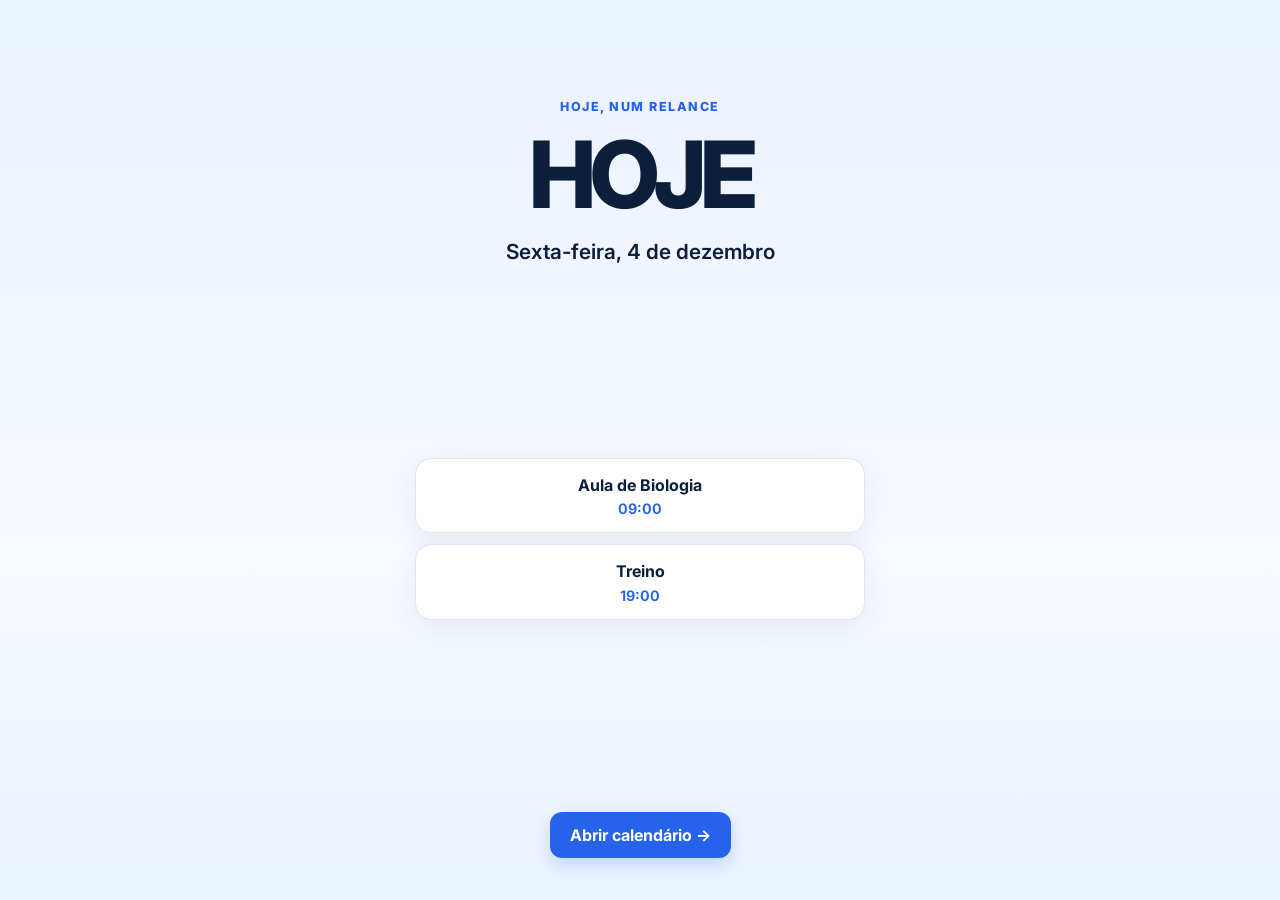
<file: calendario-v9.html>
<!doctype html>
<html lang="pt-PT">
<head>
<meta charset="utf-8">
<meta name="viewport" content="width=device-width, initial-scale=1, viewport-fit=cover">
<meta name="theme-color" content="#2563EB">
<meta name="description" content="Um calendário pessoal simples para organizar eventos e tarefas.">
<title>O meu calendário — Protótipo</title>
<link rel="preconnect" href="https://fonts.googleapis.com">
<link rel="preconnect" href="https://fonts.gstatic.com" crossorigin>
<link href="https://fonts.googleapis.com/css2?family=Inter:wght@400;500;600;700;800&display=swap" rel="stylesheet">
<link id="app-manifest" rel="manifest">
<style>
:root{--navy:#0B1F3A;--blue:#2563EB;--light:#EAF2FF;--bg:#F7FAFF;--muted:#61728b;--border:#dce7f5;--shadow:0 9px 30px rgba(11,31,58,.07);font-family:Inter,system-ui,-apple-system,BlinkMacSystemFont,"Segoe UI",sans-serif;color:var(--navy);background:var(--bg)}
*{box-sizing:border-box}[hidden]{display:none!important}body{margin:0;min-width:320px}button,input,textarea,select{font:inherit}button{cursor:pointer}button:disabled{cursor:not-allowed;opacity:.5}button:focus-visible,input:focus-visible,select:focus-visible,textarea:focus-visible{outline:3px solid #93c5fd;outline-offset:2px}svg{width:20px;height:20px;flex:none}h1,h2,h3,p{margin-top:0}h1{font-size:clamp(1.5rem,2.8vw,2.1rem);letter-spacing:-.035em;margin-bottom:6px}h2{font-size:1.13rem;letter-spacing:-.02em}h3{font-size:1rem}.muted{color:var(--muted)}.small{font-size:.83rem}.eyebrow{color:var(--blue);font-weight:800;font-size:.76rem;letter-spacing:.09em;text-transform:uppercase;margin-bottom:9px}.app{min-height:100vh;display:grid;grid-template-columns:274px minmax(0,1fr)}.sidebar{background:#fff;border-right:1px solid var(--border);padding:27px 19px 22px;display:flex;flex-direction:column;gap:23px;position:sticky;top:0;height:100vh;overflow-y:auto}.brand{font-size:1.18rem;font-weight:800;letter-spacing:-.03em;display:flex;align-items:center;gap:10px}.logo{display:grid;place-items:center;background:var(--blue);color:#fff;border-radius:12px;width:34px;height:34px;box-shadow:0 5px 14px #2563eb44}.logo svg{width:19px;height:19px}.btn{border:0;background:var(--blue);color:#fff;padding:11px 16px;border-radius:12px;font-weight:700;display:inline-flex;align-items:center;justify-content:center;gap:8px;min-height:44px;transition:transform .16s,background .16s,box-shadow .16s}.btn:hover{background:#1d4ed8;transform:translateY(-1px);box-shadow:0 5px 12px #2563eb33}.btn.secondary{background:var(--light);color:var(--blue)}.btn.secondary:hover{background:#dbeafe}.btn.ghost{color:var(--navy);background:#fff;border:1px solid var(--border)}.btn.ghost:hover{background:var(--light)}.btn.danger{background:#fff1f2;color:#be123c}.btn.danger:hover{background:#ffe4e6}.btn.small-btn{min-height:36px;padding:7px 11px;font-size:.8rem}.sidebar .new{width:100%}.nav-list{display:grid;gap:5px}.nav-item{width:100%;background:transparent;border:0;color:var(--muted);text-align:left;display:flex;align-items:center;gap:12px;border-radius:11px;padding:11px 14px;font-weight:650;min-height:44px}.nav-item:hover,.nav-item.active{background:var(--light);color:var(--blue)}.side-heading{font-size:.76rem;color:var(--muted);font-weight:800;text-transform:uppercase;letter-spacing:.07em;margin:0 0 10px}.mini{background:var(--bg);border:1px solid var(--border);border-radius:15px;padding:12px}.mini-head,.cal-head,.section-head,.top-actions,.row-between{display:flex;align-items:center;justify-content:space-between;gap:10px}.mini-head{margin-bottom:10px}.mini-head strong{font-size:.85rem;text-transform:capitalize}.icon-btn{border:0;background:transparent;color:var(--muted);display:grid;place-items:center;width:38px;height:38px;border-radius:10px}.icon-btn:hover{background:var(--light);color:var(--blue)}.mini-grid{display:grid;grid-template-columns:repeat(7,minmax(0,1fr));gap:2px;text-align:center}.mini-grid>span{font-size:.65rem;color:var(--muted);padding:4px 0}.mini-day{border:0;background:transparent;border-radius:8px;min-width:0;height:28px;font-size:.72rem;color:var(--navy);padding:0}.mini-day:hover,.mini-day.selected{background:#dbeafe;color:var(--blue)}.mini-day.today{background:var(--blue);color:#fff;font-weight:800}.mini-day.outside{opacity:.35}.side-cats{display:grid;gap:9px}.side-cat{display:flex;align-items:center;gap:9px;font-size:.83rem}.dot{width:9px;height:9px;border-radius:50%;background:var(--cat);flex:none}.side-cat small{margin-left:auto;color:var(--muted)}.side-bottom{margin-top:auto;border-top:1px solid var(--border);padding-top:17px}.plain-link{border:0;background:transparent;color:var(--muted);font-weight:650;padding:8px 0;text-align:left}.plain-link:hover{color:var(--blue)}.content-wrap{min-width:0}.banner{display:flex;align-items:flex-start;gap:12px;background:#dceaff;color:#17438e;padding:12px clamp(18px,3vw,42px);font-size:.82rem;line-height:1.5}.banner span{flex:1}.banner button{border:0;background:transparent;color:#17438e;padding:0 3px;font-weight:800;font-size:1.25rem;line-height:1}.mobile-header{display:none}.main{padding:36px clamp(20px,4vw,58px) 75px;max-width:1500px;margin:auto}.page-header{display:flex;align-items:flex-start;justify-content:space-between;gap:18px;margin-bottom:27px}.page-header p{margin:0}.top-actions{flex-wrap:wrap}.card{background:#fff;border:1px solid var(--border);box-shadow:var(--shadow);border-radius:16px;padding:22px}.section{margin-top:31px}.section-head{margin-bottom:15px}.section-head h2{margin:0}.countdowns{display:flex;gap:15px;overflow-x:auto;padding:2px 2px 13px;scroll-snap-type:x proximity}.count-card{flex:0 0 230px;border:1px solid var(--border);background:var(--light);box-shadow:var(--shadow);border-radius:16px;padding:17px;text-align:left;color:var(--navy);scroll-snap-align:start;transition:transform .16s}.count-card:hover,.event-row:hover,.category-card:hover{transform:translateY(-2px)}.count-card .bar{height:4px;border-radius:9px;background:var(--cat);width:35px;margin-bottom:18px}.count-card strong{display:block;line-height:1.4;margin:8px 0 7px}.count-card .pill{color:var(--cat);font-weight:800;display:inline-block;margin-top:18px}.label-cat{display:inline-flex;align-items:center;gap:6px;color:var(--muted);font-size:.78rem;font-weight:650}.agenda-today{position:relative;display:grid;gap:11px}.event-row{display:flex;align-items:center;gap:14px;width:100%;text-align:left;border:1px solid var(--border);border-radius:13px;padding:13px 15px;background:#fff;color:var(--navy);transition:transform .16s,box-shadow .16s}.event-row:hover{box-shadow:var(--shadow)}.time-col{min-width:95px;font-weight:700;color:var(--muted);font-size:.82rem}.event-marker{width:4px;align-self:stretch;border-radius:9px;background:var(--cat)}.event-info{min-width:0;flex:1}.event-info strong{display:block;line-height:1.4;margin-bottom:4px}.event-row svg{color:var(--muted)}.check-cards{display:grid;grid-template-columns:repeat(auto-fill,minmax(230px,1fr));gap:13px}.check-card{text-align:left;color:var(--navy);border:1px solid var(--border);background:#fff;border-radius:15px;padding:17px;transition:transform .16s}.check-card:hover{transform:translateY(-2px);box-shadow:var(--shadow)}.check-card strong{display:block;margin:10px 0 17px}.progress-line{height:8px;background:#e8eff8;border-radius:99px;overflow:hidden}.progress-line span{display:block;height:100%;background:var(--blue);border-radius:99px;transition:width .2s}.check-card .row-between{margin-top:9px;color:var(--muted);font-size:.78rem}.empty{padding:30px;text-align:center;color:var(--muted);border:1px dashed var(--border);background:#fff;border-radius:15px}.segmented{display:flex;flex-wrap:wrap;gap:3px;background:var(--light);padding:4px;border-radius:12px;width:max-content;max-width:100%}.segmented button{border:0;color:var(--muted);background:transparent;padding:9px 15px;border-radius:9px;font-size:.83rem;font-weight:700;min-height:40px}.segmented button.active{background:#fff;color:var(--blue);box-shadow:0 2px 7px #0b1f3a15}.cal-toolbar{display:flex;justify-content:space-between;align-items:center;gap:12px;flex-wrap:wrap;margin:20px 0 15px}.cal-toolbar h2{margin:0;text-transform:capitalize}.cal-controls{display:flex;align-items:center;gap:6px}.month-grid{display:grid;grid-template-columns:repeat(7,minmax(0,1fr));border:1px solid var(--border);border-radius:15px;overflow:hidden;background:#fff}.weekday{padding:12px 5px;color:var(--muted);font-size:.75rem;text-align:center;font-weight:750;background:var(--light)}.month-day{background:#fff;border:0;border-right:1px solid var(--border);border-top:1px solid var(--border);min-height:112px;min-width:0;padding:9px 6px;text-align:left;cursor:pointer;transition:background .15s}.month-day:nth-child(7n){border-right:0}.month-day:hover,.month-day.selected{background:#edf5ff}.month-day.outside{background:#fafcff;color:#97a6b9}.month-day .day-number{display:grid;place-items:center;width:27px;height:27px;border-radius:50%;font-size:.77rem;font-weight:700;margin:0 0 5px 3px}.month-day.today .day-number{background:var(--blue);color:white}.chip{display:block;width:100%;white-space:nowrap;overflow:hidden;text-overflow:ellipsis;text-align:left;border:0;border-radius:5px;padding:4px 5px;margin:3px 0;background:color-mix(in srgb,var(--cat) 15%,white);color:var(--navy);font-size:.68rem;font-weight:650}.chip:hover{filter:brightness(.96)}.more{font-size:.66rem;color:var(--muted);padding-left:5px}.day-dots{display:none}.day-preview{margin-top:20px}.day-preview h3{margin-bottom:15px;text-transform:capitalize}.day-preview .agenda-today{gap:8px}.timeline-scroll{overflow-x:auto;background:#fff;border:1px solid var(--border);border-radius:16px}.timeline-inner{min-width:760px}.timeline-inner.single{min-width:0}.all-day-strip{display:grid;grid-template-columns:60px repeat(var(--cols),minmax(0,1fr));border-bottom:1px solid var(--border);min-height:44px}.all-day-label{font-size:.7rem;color:var(--muted);padding:12px 4px;text-align:right}.all-day-cell{padding:6px;border-left:1px solid var(--border);display:grid;gap:3px}.all-day-cell .chip{margin:0}.timeline-days{display:grid;grid-template-columns:60px repeat(var(--cols),minmax(0,1fr));border-bottom:1px solid var(--border)}.timeline-days div{padding:11px 4px;text-align:center;border-left:1px solid var(--border);font-size:.77rem;font-weight:700}.timeline-days .today-label{color:var(--blue)}.timeline-body{position:relative;height:1024px;display:grid;grid-template-columns:60px repeat(var(--cols),minmax(0,1fr))}.hour-axis{position:relative}.hour-label{position:absolute;left:0;right:6px;transform:translateY(-50%);text-align:right;color:var(--muted);font-size:.67rem}.time-day{position:relative;border-left:1px solid var(--border);min-width:0;background:repeating-linear-gradient(to bottom,transparent 0,transparent 63px,var(--border) 63px,var(--border) 64px)}.time-event{position:absolute;left:4px;right:4px;border:0;border-left:4px solid var(--cat);border-radius:8px;background:color-mix(in srgb,var(--cat) 16%,white);color:var(--navy);text-align:left;padding:5px 6px;overflow:hidden;font-size:.69rem;line-height:1.3;z-index:1}.time-event:hover{filter:brightness(.96);z-index:2}.time-event strong{display:block}.timeline-inner.single .time-event{font-size:.82rem;padding:8px}.timeline-inner.single .time-event span{display:block;margin-top:3px;color:var(--muted)}.agenda-group{margin:0 0 21px}.agenda-group h3{margin:0 0 10px;text-transform:capitalize;font-size:.9rem}.agenda-group .agenda-today{gap:8px}.category-grid{display:grid;grid-template-columns:repeat(auto-fill,minmax(240px,1fr));gap:14px}.category-card{display:flex;align-items:center;gap:13px;background:#fff;border:1px solid var(--border);border-radius:15px;padding:16px;transition:transform .16s}.category-swatch{width:37px;height:37px;border-radius:12px;background:var(--cat);flex:none}.category-card .meta{min-width:0;flex:1}.category-card strong{display:block;overflow:hidden;text-overflow:ellipsis;white-space:nowrap}.category-card small{color:var(--muted)}.category-actions{display:flex;gap:1px}.category-actions .icon-btn{width:34px;height:34px}.settings{margin-top:28px;padding:21px;background:var(--light);border-radius:16px}.settings h2{margin-bottom:7px}.settings p{line-height:1.6;max-width:710px}.settings .top-actions{justify-content:flex-start}.mobile-tabs,.fab{display:none}.overlay{position:fixed;inset:0;background:#081b36a0;z-index:20;display:flex;align-items:center;justify-content:center;padding:18px}.dialog{width:min(100%,560px);max-height:min(92vh,900px);background:#fff;box-shadow:0 25px 80px #06132a55;border-radius:18px;overflow-y:auto;overscroll-behavior:contain}.dialog-head{position:sticky;top:0;z-index:2;background:#fff;border-bottom:1px solid var(--border);padding:18px 22px;display:flex;align-items:center;justify-content:space-between;gap:10px}.dialog-head h2{margin:0}.dialog-body{padding:20px 22px 25px}.field{display:grid;gap:7px;margin-bottom:16px}.field>label,.field-label{font-weight:700;font-size:.82rem}.field input:not([type=checkbox]),.field select,.field textarea{border:1px solid var(--border);border-radius:10px;background:#fff;color:var(--navy);padding:11px 12px;width:100%;min-height:44px}.field textarea{resize:vertical;min-height:85px}.form-grid{display:grid;grid-template-columns:repeat(2,minmax(0,1fr));gap:0 12px}.tick-field{display:flex;gap:10px;align-items:center;min-height:44px;font-weight:600;font-size:.87rem}.tick-field input,.task-item input[type=checkbox]{width:18px;height:18px;accent-color:var(--blue);flex:none}.form-actions{display:flex;justify-content:flex-end;gap:8px;flex-wrap:wrap;margin-top:22px}.form-checks{border:1px solid var(--border);border-radius:12px;padding:13px;margin-top:5px}.form-checks legend{font-weight:700;font-size:.82rem;padding:0 5px}.task-input-row{display:flex;align-items:center;gap:7px;margin-bottom:8px}.task-input-row input[type=text]{flex:1;min-width:0;border:1px solid var(--border);border-radius:9px;padding:9px;min-height:40px}.task-input-row .icon-btn{flex:none}.detail-top{display:flex;gap:12px;align-items:center;margin-bottom:20px}.detail-top .category-swatch{width:43px;height:43px}.detail-top h3{margin:0 0 3px;font-size:1.16rem}.detail-row{display:flex;align-items:flex-start;gap:11px;margin:12px 0;line-height:1.5}.detail-row svg{color:var(--muted);margin-top:1px}.notes{white-space:pre-wrap;overflow-wrap:anywhere;background:var(--bg);padding:12px;border-radius:10px}.detail-checks{margin-top:20px}.detail-checks h3{margin:0 0 11px}.task-item{display:flex;gap:9px;align-items:flex-start;padding:9px 3px;border-bottom:1px solid var(--border);font-size:.85rem;overflow-wrap:anywhere}.task-item input{margin-top:1px}.task-item.done span{text-decoration:line-through;color:var(--muted)}.detail-checks .row-between{font-size:.8rem;color:var(--muted);margin:10px 0}.color-choices{display:flex;gap:10px;flex-wrap:wrap}.color-choice{background:var(--cat);border:3px solid #fff;box-shadow:0 0 0 1px #cbd5e1;border-radius:50%;width:36px;height:36px}.color-choice.selected{box-shadow:0 0 0 3px var(--navy)}.toast-region{position:fixed;bottom:25px;right:22px;z-index:40;display:grid;gap:8px}.toast{max-width:min(420px,calc(100vw - 32px));background:var(--navy);color:#fff;padding:12px 16px;border-radius:12px;box-shadow:var(--shadow);font-size:.85rem;line-height:1.5}
@media(max-width:767px){.app{display:block}.sidebar{display:none}.mobile-header{display:flex;align-items:center;gap:9px;padding:14px 18px;background:#fff;border-bottom:1px solid var(--border);font-weight:800}.mobile-header .logo{width:30px;height:30px}.banner{padding:12px 16px}.main{padding:22px 16px calc(112px + env(safe-area-inset-bottom))}.page-header{margin-bottom:20px}.page-header h1{font-size:1.48rem}.top-actions .btn{padding:9px 12px;font-size:.78rem}.card{padding:17px}.section{margin-top:27px}.count-card{flex-basis:206px}.mobile-tabs{position:fixed;bottom:0;left:0;right:0;display:grid;grid-template-columns:repeat(3,1fr);z-index:10;background:#fff;border-top:1px solid var(--border);box-shadow:0 -8px 24px #0b1f3a0d;padding:7px 6px calc(7px + env(safe-area-inset-bottom))}.mobile-tabs button{border:0;background:none;display:grid;justify-items:center;align-content:center;gap:4px;color:var(--muted);min-height:54px;font-size:.69rem;font-weight:700;border-radius:10px}.mobile-tabs button.active{color:var(--blue);background:var(--light)}.fab{display:grid;position:fixed;bottom:calc(83px + env(safe-area-inset-bottom));right:18px;z-index:11;border:0;place-items:center;width:54px;height:54px;border-radius:50%;color:#fff;background:var(--blue);box-shadow:0 9px 25px #2563eb66}.fab svg{width:26px;height:26px}.month-day{min-height:64px;text-align:center;padding:6px 1px}.month-day .day-number{margin:1px auto 5px}.month-day .chip,.month-day .more{display:none}.day-dots{display:flex;justify-content:center;gap:3px;flex-wrap:wrap;max-width:39px;margin:auto}.day-dots span{width:5px;height:5px;border-radius:50%;background:var(--cat)}.weekday{font-size:.66rem;padding:10px 2px}.cal-toolbar h2{font-size:1rem}.segmented{width:100%;display:grid;grid-template-columns:repeat(4,1fr)}.segmented button{padding:8px 4px}.time-col{min-width:77px}.event-row{gap:10px;padding:11px}.category-grid{grid-template-columns:1fr}.overlay{align-items:flex-end;padding:0}.dialog{border-radius:18px 18px 0 0;max-height:93dvh;width:100%;padding-bottom:env(safe-area-inset-bottom)}.toast-region{bottom:calc(154px + env(safe-area-inset-bottom));left:16px;right:16px}.toast{max-width:none}.timeline-inner.single{min-width:0}}
@media(max-width:370px){.form-grid{grid-template-columns:1fr}.month-day{min-height:57px}.page-header{flex-wrap:wrap}}
@media(prefers-reduced-motion:reduce){*,*:before,*:after{transition:none!important;scroll-behavior:auto!important}}
/* Whiteboard: cartões leves e grelha adaptável */
.note-toolbar{display:flex;gap:12px;align-items:center;justify-content:space-between;flex-wrap:wrap;margin:0 0 20px}
.note-search{width:min(100%,390px);min-height:44px;border:1px solid var(--border);border-radius:12px;background:#fff;color:var(--navy);padding:10px 14px}
.note-grid{display:grid;grid-template-columns:repeat(auto-fill,minmax(min(100%,245px),1fr));gap:16px;align-items:stretch}
.note-card{background:var(--note);border:1px solid #0b1f3a14;border-radius:16px;box-shadow:var(--shadow);padding:18px;min-height:200px;display:flex;flex-direction:column;gap:10px;overflow-wrap:anywhere}
.note-card h2{font-size:1rem;margin:0}.note-card .note-body{white-space:pre-wrap;overflow-wrap:anywhere;line-height:1.55;font-size:.9rem;max-height:240px;overflow:hidden;margin:0;flex:1}.note-card .note-placeholder{color:#65768f;font-style:italic}.note-meta{color:#52647d;font-size:.74rem;line-height:1.5;margin-top:auto}.note-actions{display:flex;align-items:center;justify-content:flex-end;gap:3px;border-top:1px solid #0b1f3a19;padding-top:8px}.note-actions .icon-btn{width:35px;height:35px;color:var(--navy)}.note-actions .icon-btn:hover,.note-actions .icon-btn.pinned{color:var(--blue);background:#ffffffaa}.note-pin-label{margin-right:auto;color:#17438e;font-size:.75rem;font-weight:700;display:flex;align-items:center;gap:4px}.note-pin-label svg{width:16px;height:16px}
.note-editor{border-radius:12px;padding:16px 16px 1px;background:var(--note);margin-bottom:14px}.note-editor .field input,.note-editor .field textarea{background:#ffffffdd}.note-editor .field textarea{min-height:170px}.note-choice{background:var(--note);border:2px solid #fff;box-shadow:0 0 0 1px #aab9d0;border-radius:50%;width:38px;height:38px}.note-choice.selected{box-shadow:0 0 0 3px var(--blue)}
@media(max-width:767px){.mobile-tabs{grid-template-columns:repeat(4,minmax(0,1fr));padding-left:4px;padding-right:4px}.mobile-tabs button{min-width:0;gap:3px;font-size:.62rem;padding:4px 1px;white-space:nowrap}.mobile-tabs svg{width:19px;height:19px}.note-toolbar .note-search{flex:1 1 100%;width:100%}}
@media(max-width:370px){.mobile-tabs button{font-size:.58rem;letter-spacing:-.02em}}

/* Checklists v3: compact groups and large invisible checkbox hit targets. */
.check-cards{display:block;background:#fff;border:1px solid var(--border);border-radius:13px;padding:0 15px}
.check-card{padding:12px 0;border-bottom:1px solid #eaf0f7}
.check-card:last-child{border-bottom:0}
.check-card-head{display:flex;align-items:center;justify-content:space-between;gap:10px}
.check-title{border:0;background:none;color:var(--navy);font-size:.85rem;font-weight:650;text-align:left;padding:5px 0;line-height:1.35;min-width:0}
.check-title:hover,.check-more:hover{color:var(--blue);text-decoration:underline}
.check-meta,.check-count{color:var(--muted);font-size:.72rem;font-weight:500}
.check-meta{margin:0 0 3px}
.check-count{white-space:nowrap}
.check-more{display:inline-flex;align-items:center;min-height:40px;border:0;background:none;color:var(--blue);font-size:.76rem;font-weight:600;padding:4px 0}
.check-progress{height:3px;background:#ecf1f8;border-radius:10px;overflow:hidden;margin:5px 0 7px}
.check-progress span{display:block;height:100%;background:var(--blue);border-radius:10px;transition:width .2s}
.detail-checks .check-progress{margin:2px 0 8px}
.detail-checks .check-count{margin:0 0 5px}
.task-item{display:flex;gap:3px;align-items:center;min-height:40px;padding:0;border:0;font-size:.83rem;line-height:1.35;cursor:pointer;color:var(--navy);overflow-wrap:anywhere}
.task-item+.task-item{border-top:1px solid #f1f4f9}
.task-item span{min-width:0;padding:6px 0}
.task-item.done span{text-decoration:line-through;color:#8996a8}
.task-item input[type=checkbox],.task-input-row .task-done{appearance:none;-webkit-appearance:none;position:relative;width:40px;height:40px;min-width:40px;flex:none;margin:0;border:0;background:transparent;cursor:pointer;display:grid;place-items:center}
.task-item input[type=checkbox]::before,.task-input-row .task-done::before{content:'';display:block;width:17px;height:17px;border:1.5px solid #a8b8cc;border-radius:6px;background:#fff;box-sizing:border-box}
.task-item input[type=checkbox]:checked::before,.task-input-row .task-done:checked::before{background:#2563EB;border-color:#2563EB}
.task-item input[type=checkbox]:checked::after,.task-input-row .task-done:checked::after{content:'✓';position:absolute;top:50%;left:50%;transform:translate(-50%,-50%);color:#fff;font-size:13px;font-weight:800;line-height:1}
.task-item:focus-within,.task-input-row:focus-within{border-radius:7px}
.form-checks{border:0;border-top:1px solid var(--border);border-radius:0;padding:10px 0 0;margin-top:7px;min-width:0}
.form-checks legend{padding:0 7px 0 0}
.form-checks .check-count{display:block;margin:1px 0 7px}
.task-input-row{display:flex;align-items:center;gap:3px;margin:0;min-height:42px;border-bottom:1px solid #eef2f8}
.task-input-row input[type=text]{border:0;border-radius:0;background:transparent;padding:7px 2px;min-height:40px;font-size:.83rem}
.task-input-row:has(.task-done:checked) .task-text{text-decoration:line-through;color:#8996a8}
.task-input-row .icon-btn{width:40px;height:40px}

/* Separação legível entre datas, estados e tarefas. */
.count-card .count-date{display:block;line-height:1.4;overflow-wrap:anywhere}
.count-card .pill{display:block;width:max-content;max-width:100%;margin-top:9px;line-height:1.4;overflow-wrap:anywhere}
.event-info .label-cat{display:flex;flex-wrap:wrap;overflow-wrap:anywhere;line-height:1.4}
.detail-row span{min-width:0;overflow-wrap:anywhere}
.check-cards{display:block;max-width:780px}
.check-card{display:block;background:#fff;border:1px solid var(--border);border-radius:13px;padding:12px 15px;margin-bottom:12px;box-shadow:var(--shadow);transform:none}
.check-card:hover{transform:none}
.check-card-head{min-width:0;align-items:flex-start}
.check-title{min-width:0;overflow-wrap:anywhere}
.check-meta{line-height:1.5;overflow-wrap:anywhere}
.check-count{flex:none;padding-top:6px}
.task-item span{overflow-wrap:anywhere}
@media(max-width:767px){.mobile-tabs{grid-template-columns:repeat(5,minmax(0,1fr))}.mobile-tabs button{font-size:.61rem;min-width:0;gap:3px}.mobile-tabs button svg{width:19px;height:19px}.check-cards{max-width:none}}
@media(max-width:370px){.mobile-tabs button{font-size:.55rem;letter-spacing:-.035em}}
/* v5: persistent save action and direct checklist additions. */
#event-form .save-event{background:var(--blue);color:#fff;min-width:145px;box-shadow:0 6px 15px #2563eb38}
.add-task-form{display:flex;align-items:stretch;gap:8px;margin-top:14px;min-width:0}
.add-task-form input{flex:1;min-width:0;border:1px solid var(--border);border-radius:10px;padding:9px 11px;color:var(--navy);background:#fff;min-height:44px}
.add-task-form .btn{flex:none}
.add-task-form .btn svg{width:17px;height:17px}
@media(max-width:420px){.add-task-form .btn{padding:7px 9px}.add-task-form .btn span{display:none}}
/* v6: ecrã de abertura, apenas nesta sessão de página. */
.intro-launch{display:flex;flex-direction:column;align-items:center;width:100%;min-height:100vh;min-height:100dvh;border:0;background:linear-gradient(180deg,#EAF2FF 0%,#F7FAFF 62%,#EAF2FF 100%);color:#0B1F3A;text-align:center;padding:clamp(78px,11vh,126px) 22px max(42px,env(safe-area-inset-bottom));cursor:pointer;font-family:Inter,system-ui,-apple-system,BlinkMacSystemFont,"Segoe UI",sans-serif}
.intro-launch:focus-visible{outline:3px solid #2563EB;outline-offset:-5px}
.intro-kicker{color:#2563EB;font-size:.78rem;font-weight:800;letter-spacing:.12em;text-transform:uppercase;margin-bottom:14px}
.intro-title{display:block;font-size:clamp(3.5rem,10vw,5.8rem);font-weight:800;letter-spacing:-.065em;line-height:1}
.intro-date{display:block;margin-top:16px;font-size:clamp(1.04rem,3vw,1.3rem);font-weight:600;line-height:1.4}
.intro-events{display:flex;flex:1;flex-direction:column;justify-content:center;align-items:stretch;gap:11px;width:min(100%,450px);padding:38px 0}
.intro-event,.intro-empty{display:block;background:#fff;border:1px solid #dce7f5;border-radius:16px;box-shadow:0 9px 30px rgba(11,31,58,.07);padding:15px 20px;color:#0B1F3A;overflow-wrap:anywhere}
.intro-event-title{display:block;font-size:1rem;font-weight:700;line-height:1.4}
.intro-event-time{display:block;margin-top:4px;color:#2563EB;font-size:.9rem;font-weight:650}
.intro-empty{color:#61728b}
.intro-continue{display:block;background:#2563EB;color:white;border-radius:12px;padding:13px 20px;min-width:180px;font-weight:700;box-shadow:0 7px 18px #2563eb33}
.intro-launch:hover .intro-continue{background:#1d4ed8}
@media(max-width:767px){.intro-launch{padding-top:max(96px,env(safe-area-inset-top) + 78px);padding-bottom:max(34px,env(safe-area-inset-bottom) + 25px)}.intro-events{max-width:350px}}
/* v7: iOS-safe dialog sizing and independent form scrolling. */
.dialog{display:flex;flex-direction:column;overflow:hidden;max-height:min(92vh,900px);max-height:min(92dvh,900px)}
.dialog-head{position:relative;flex-shrink:0}
.dialog-body{min-height:0;overflow-y:auto;-webkit-overflow-scrolling:touch;overscroll-behavior:contain}
.dialog-body .form-grid{grid-template-columns:repeat(2,minmax(0,1fr));column-gap:12px}
.dialog-body .form-grid>.field{min-width:0}
.dialog-body input:not([type=checkbox]),.dialog-body select,.dialog-body textarea{width:100%;min-width:0;max-width:100%;box-sizing:border-box}
.dialog-body input[type=date],.dialog-body input[type=time]{-webkit-appearance:none;appearance:none;display:block;text-align:left;min-height:44px}
.dialog-body input[type=date]::-webkit-date-and-time-value,.dialog-body input[type=time]::-webkit-date-and-time-value{text-align:left;min-width:0}
.dialog-body:has(#event-form){padding:0;display:flex;flex-direction:column;overflow:hidden}
#event-form{min-height:0;flex:1;display:flex;flex-direction:column}
#event-form .event-form-fields{min-height:0;flex:1;overflow-y:auto;-webkit-overflow-scrolling:touch;overscroll-behavior:contain;padding:20px 22px 25px}
#event-form .form-actions{position:static;flex-shrink:0;margin:0;padding:13px 22px calc(15px + env(safe-area-inset-bottom));background:#fff;border-top:1px solid var(--border);box-shadow:0 -7px 18px #0b1f3a0d}
.task-item{display:flex;align-items:center;min-width:0;cursor:default}
.task-item .task-label{display:flex;align-items:center;gap:3px;min-width:0;flex:1;cursor:pointer}
.task-item .task-label span{min-width:0;overflow-wrap:anywhere}
.task-item .delete-task,.task-input-row .delete-task{display:grid;place-items:center;flex:none;min-width:36px;min-height:36px;width:36px;height:36px;border:0;border-radius:8px;background:transparent;color:#8291a6;padding:0;cursor:pointer}
.task-item .delete-task:hover,.task-input-row .delete-task:hover{background:#f1f5f9;color:var(--navy)}
.task-item .delete-task svg,.task-input-row .delete-task svg{width:16px;height:16px}
.task-input-row .delete-task{width:40px;height:40px}
@media(max-width:767px){
 .dialog{max-height:92vh;max-height:92dvh;padding-bottom:0}
 .dialog:has(#event-form){height:92vh;height:92dvh}
 .dialog-body input:not([type=checkbox]),.dialog-body select,.dialog-body textarea{font-size:16px}
 .dialog-body .form-grid{grid-template-columns:repeat(2,minmax(0,1fr))}
}
/* v8: uma única checklist geral, independente dos eventos. */
.general-checklist{max-width:780px;background:#fff;border:1px solid var(--border);border-radius:13px;padding:16px 18px;box-shadow:var(--shadow);min-width:0}
.general-checklist .add-task-form{margin:0 0 11px}
.general-checklist .add-task-form button{min-width:44px;min-height:44px}
.general-checklist .general-tasks{min-width:0}
.general-checklist .general-empty{padding:16px 0;color:var(--muted);font-size:.83rem}
.general-checklist .task-item:last-child{border-bottom:0}
.general-checklist .task-item .delete-task{color:#8291a6;font-size:21px;line-height:1}
@media(max-width:767px){.general-checklist{max-width:none;padding:13px 14px}.general-checklist .add-task-form input{font-size:16px}}
</style>
</head>
<body>
<div id="app"></div><div class="toast-region" id="toasts" aria-live="polite"></div>
<script>
(()=>{'use strict';
const KEY='calendario-pessoal-demo-v4', NOTE_KEY='calendario-whiteboard-demo-v1', GENERAL_CHECKLIST_KEY='calendario-checklist-geral-demo-v1', BANNER_KEY='calendario-demo-banner-v1', FIRED_KEY='calendario-demo-lembretes-v1';
const palette=['#2563EB','#0EA5E9','#1E40AF','#60A5FA','#06B6D4','#F59E0B','#10B981','#3B82F6','#1D4ED8','#0284C7','#0369A1','#0F766E','#4F46E5','#7C3AED','#8B5CF6','#BE185D','#B45309','#64748B'];
const reminderNames={none:'Sem lembrete',at:'No momento',m10:'10 min antes',h1:'1 hora antes',d1:'1 dia antes',d2:'2 dias antes',w1:'1 semana antes'};
const reminderOffsets={at:0,m10:600000,h1:3600000,d1:86400000,d2:172800000,w1:604800000};
const weekdays=['Seg','Ter','Qua','Qui','Sex','Sáb','Dom'];
const icons={calendar:'<rect x="3" y="5" width="18" height="16" rx="2"/><path d="M7 3v4M17 3v4M3 10h18"/>',today:'<rect x="3" y="5" width="18" height="16" rx="2"/><path d="M7 3v4M17 3v4M3 10h18M8 15h3"/>',checklists:'<rect x="3" y="4" width="18" height="16" rx="2"/><path d="m7 9 1.5 1.5L11 8M13 9h5m-11 6 1.5 1.5L11 14m2 1h5"/>',whiteboard:'<path d="M5 3h11l3 3v15H5zM8 11h8M8 15h8"/>',tack:'<path d="M9 3h6l-1 5 4 4v2H6v-2l4-4-1-5ZM12 14v7"/>',categories:'<rect x="3" y="3" width="8" height="8" rx="1"/><rect x="13" y="3" width="8" height="8" rx="1"/><rect x="3" y="13" width="8" height="8" rx="1"/><rect x="13" y="13" width="8" height="8" rx="1"/>',plus:'<path d="M12 5v14M5 12h14"/>',left:'<path d="m15 18-6-6 6-6"/>',right:'<path d="m9 18 6-6-6-6"/>',close:'<path d="M18 6 6 18M6 6l12 12"/>',edit:'<path d="M12 20h9M4 16.5V20h3.5L18.8 8.7a2 2 0 0 0-2.8-2.8L4 17.9z"/>',trash:'<path d="M3 6h18M8 6V4h8v2M6 6l1 15h10l1-15M10 10v7M14 10v7"/>',clock:'<circle cx="12" cy="12" r="9"/><path d="M12 7v5l3 2"/>',pin:'<path d="M20 10c0 5-8 11-8 11S4 15 4 10a8 8 0 1 1 16 0Z"/><circle cx="12" cy="10" r="2.5"/>',bell:'<path d="M18 8a6 6 0 0 0-12 0c0 7-3 7-3 9h18c0-2-3-2-3-9ZM10 21h4"/>',star:'<path d="m12 3 2.7 5.7 6.3.8-4.6 4.4 1.1 6.1-5.5-2.9L6.5 20l1.1-6.1L3 9.5l6.3-.8z"/>',list:'<path d="M9 6h12M9 12h12M9 18h12M3 6h.01M3 12h.01M3 18h.01"/>',notes:'<path d="M5 3h11l3 3v15H5zM8 11h8M8 15h8"/>'};
function ico(name){return `<svg viewBox="0 0 24 24" fill="none" stroke="currentColor" stroke-width="1.8" stroke-linecap="round" stroke-linejoin="round" aria-hidden="true">${icons[name]||''}</svg>`}
function esc(s){return String(s??'').replace(/[&<>"']/g,c=>({'&':'&amp;','<':'&lt;','>':'&gt;','"':'&quot;',"'":'&#39;'}[c]))}
function safeColor(c){return palette.includes(c)?c:palette[0]}
function localISO(d){return `${d.getFullYear()}-${String(d.getMonth()+1).padStart(2,'0')}-${String(d.getDate()).padStart(2,'0')}`}
function parseDay(s){const [y,m,d]=String(s).split('-').map(Number);return new Date(y,m-1,d)}
function addDays(d,n){const x=new Date(d.getFullYear(),d.getMonth(),d.getDate());x.setDate(x.getDate()+n);return x}
function monday(d){return addDays(d,-(d.getDay()+6)%7)}
function pretty(s,options){return new Intl.DateTimeFormat('pt-PT',options).format(typeof s==='string'?parseDay(s):s)}
function cap(s){return s.charAt(0).toLocaleUpperCase('pt-PT')+s.slice(1)}
function fullDate(s){return cap(pretty(s,{weekday:'long',day:'numeric',month:'long'}))}
function shortDate(s){return pretty(s,{day:'numeric',month:'short'})}
function uid(){return globalThis.crypto?.randomUUID?.()||`id-${Date.now()}-${Math.random().toString(36).slice(2)}`}
function getStore(k){try{return localStorage.getItem(k)}catch{return null}}
function setStore(k,v){try{localStorage.setItem(k,v)}catch{}}
function sample(){const today=new Date();const date=n=>localISO(addDays(today,n));const names=['Matemática','Português','Biologia','Trabalhos','Pessoal','Desporto'];const cats=names.map((name,i)=>({id:`cat-${i+1}`,name,color:palette[i]}));
 const make=(title,ci,offset,start,end,important=false,items=[],allDay=false,location='',notes='',reminder='none')=>({id:uid(),title,categoryId:cats[ci].id,date:date(offset),start,end,allDay,location,notes,important,reminder,checklist:items.map((x,i)=>({id:uid(),text:x,done:i===0 && (title==='Teste de Matemática'||title==='Entrega trabalho de Biologia')}))});
 return {categories:cats,events:[
 make('Aula de Biologia',2,0,'09:00','10:30',false,[],false,'Sala 12','Sistema circulatório'),
 make('Treino',5,0,'19:00','20:00',false,[],false,'Pavilhão municipal'),
 make('Aula de Matemática',0,1,'08:30','10:00',false,[],false,'Sala 5'),
 make('Sessão de estudo em grupo',0,2,'16:00','18:00',false,['Levar apontamentos','Resolver exercícios'],false,'Biblioteca'),
 make('Consulta no dentista',4,3,'11:00','11:45',false,[],false,'Clínica do bairro','','d1'),
 make('Teste de Matemática',0,6,'09:00','10:30',true,['Rever funções','Fazer exercícios pág. 45','Ficha de revisão'],false,'Sala 5','Estudar os capítulos 3 e 4.','d1'),
 make('Jantar de aniversário da Inês',4,7,'20:00','22:30',true,[],false,'Centro da cidade','','h1'),
 make('Aula de Português',1,8,'10:00','11:30',false,[],false,'Sala 8'),
 make('Entrega trabalho de Biologia',3,10,'09:00','09:30',true,['Recolher referências','Rever bibliografia','Enviar ficheiro'],false,'Plataforma da escola','Confirmar a entrega.','d2'),
 make('Jogo de futebol',5,12,'15:00','17:00',false,['Preparar equipamento'],false,'Campo da escola'),
 make('Teste de Português',1,15,'11:00','12:30',true,['Ler textos','Rever gramática'],false,'Sala 8','','w1'),
 make('Apresentação do projeto',3,19,'14:00','15:00',true,['Fazer diapositivos','Ensaiar apresentação'],false,'Auditório'),
 make('Aula de Matemática',0,23,'09:00','10:30',false,[],false,'Sala 5'),
 make('Caminhada no parque',4,25,'17:00','18:00',false,[],false,'Parque da cidade'),
 make('Dia de descanso',4,21,'','',false,[],true)
 ]};}
const notePalette=[{name:'Azul claro',value:'#EAF2FF'},{name:'Céu',value:'#E0F2FE'},{name:'Lilás',value:'#EDE9FE'},{name:'Menta',value:'#DFF7ED'},{name:'Amarelo suave',value:'#FFF4CF'}];
function noteColor(color){return notePalette.some(c=>c.value===color)?color:notePalette[0].value}
function sampleNotes(){const now=Date.now(),day=86400000;return [
 {id:uid(),title:'Ideias para o fim de semana',body:'Passeio junto ao rio\nLer um pouco\nExperimentar uma receita nova',color:notePalette[0].value,pinned:true,createdAt:new Date(now-3*day).toISOString(),updatedAt:new Date(now-day).toISOString()},
 {id:uid(),title:'Não esquecer',body:'Levar o livro para a biblioteca\nComprar pilhas',color:notePalette[3].value,pinned:false,createdAt:new Date(now-2*day).toISOString(),updatedAt:new Date(now-2*day).toISOString()},
 {id:uid(),title:'Uma ideia rápida',body:'Organizar uma tarde de jogos com amigos.',color:notePalette[2].value,pinned:false,createdAt:new Date(now-day).toISOString(),updatedAt:new Date(now-day).toISOString()}
]}
function sampleGeneralTasks(){return ['Comprar cadernos','Enviar email à professora','Marcar dentista','Organizar apontamentos'].map(text=>({id:uid(),text,done:false}))}
function loadGeneralTasks(){try{const x=JSON.parse(getStore(GENERAL_CHECKLIST_KEY));if(Array.isArray(x))return x}catch{}const x=sampleGeneralTasks();setStore(GENERAL_CHECKLIST_KEY,JSON.stringify(x));return x}
function persistGeneralTasks(){setStore(GENERAL_CHECKLIST_KEY,JSON.stringify(generalTasks))}
function loadNotes(){try{const x=JSON.parse(getStore(NOTE_KEY));if(Array.isArray(x))return x}catch{}const x=sampleNotes();setStore(NOTE_KEY,JSON.stringify(x));return x}
function load(){try{const x=JSON.parse(getStore(KEY));if(x&&Array.isArray(x.categories)&&Array.isArray(x.events)&&x.categories.length)return x}catch{}const x=sample();setStore(KEY,JSON.stringify(x));return x}
let data=load(),notes=loadNotes(),generalTasks=loadGeneralTasks();const state={noteQuery:'',screen:'today',view:'month',cursor:new Date(),selected:localISO(new Date()),miniCursor:new Date(),modal:null,draft:null,catDraft:null,catEditId:null,banner:getStore(BANNER_KEY)!=='hidden',intro:true};
function persist(){setStore(KEY,JSON.stringify(data))}
function persistNotes(){setStore(NOTE_KEY,JSON.stringify(notes))}
function cat(id){return data.categories.find(c=>c.id===id)||{name:'Sem categoria',color:palette[0]}}
function evsOn(day){return data.events.filter(e=>e.date===day).sort(eventSort)}
function eventSort(a,b){return a.date.localeCompare(b.date)||(a.allDay?-1:b.allDay?1:0)||(a.start||'').localeCompare(b.start||'')||a.title.localeCompare(b.title,'pt-PT')}
function openingView(){const today=localISO(new Date()),events=evsOn(today);return `<button type="button" class="intro-launch" data-action="enter-app"><span class="intro-kicker">Hoje, num relance</span><span class="intro-title">HOJE</span><span class="intro-date">${fullDate(today)}</span><span class="intro-events">${events.length?events.map(e=>`<span class="intro-event"><span class="intro-event-title">${esc(e.title)}</span><span class="intro-event-time">${e.allDay?'Dia inteiro':esc(e.start||'Sem hora')}</span></span>`).join(''):'<span class="intro-empty">Sem eventos para hoje.</span>'}</span><span class="intro-continue">Abrir calendário →</span></button>`}
function catStyle(c){return `style="--cat:${safeColor(c.color)}"`}
function progress(items){const total=items.length,done=items.filter(i=>i.done).length;return {done,total,pct:total?Math.round(done/total*100):0}}
function toast(message){const host=document.getElementById('toasts');const el=document.createElement('div');el.className='toast';el.setAttribute('role','status');el.textContent=message;host.append(el);setTimeout(()=>el.remove(),4800)}
function navButton(screen,label,icon,cls){return `<button type="button" class="${cls} ${state.screen===screen?'active':''}" data-screen="${screen}" aria-current="${state.screen===screen?'page':'false'}">${ico(icon)}<span>${label}</span></button>`}
function miniHTML(){const d=state.miniCursor,first=new Date(d.getFullYear(),d.getMonth(),1),offset=(first.getDay()+6)%7,days=new Date(d.getFullYear(),d.getMonth()+1,0).getDate();let out=weekdays.map(w=>`<span>${w.slice(0,1)}</span>`).join('');for(let n=0;n<offset;n++)out+='<span></span>';for(let n=1;n<=days;n++){const iso=localISO(new Date(d.getFullYear(),d.getMonth(),n));out+=`<button class="mini-day ${iso===localISO(new Date())?'today':''} ${iso===state.selected?'selected':''}" data-select-day="${iso}" aria-label="${fullDate(iso)}">${n}</button>`}return `<div class="mini"><div class="mini-head"><button class="icon-btn" data-mini-step="-1" aria-label="Mês anterior">${ico('left')}</button><strong>${cap(pretty(d,{month:'long',year:'numeric'}))}</strong><button class="icon-btn" data-mini-step="1" aria-label="Mês seguinte">${ico('right')}</button></div><div class="mini-grid">${out}</div></div>`}
function sidebar(){return `<aside class="sidebar"><div class="brand"><span class="logo">${ico('calendar')}</span>O meu calendário</div><button class="btn new" data-action="new">${ico('plus')} ${state.screen==='whiteboard'?'Nova nota':'Novo evento'}</button><nav class="nav-list" aria-label="Navegação principal">${navButton('today','Hoje','today','nav-item')}${navButton('calendar','Calendário','calendar','nav-item')}${navButton('checklists','Checklists','checklists','nav-item')}${navButton('categories','Categorias','categories','nav-item')}${navButton('whiteboard','Whiteboard','whiteboard','nav-item')}</nav><div><div class="side-heading">Vista rápida</div>${miniHTML()}</div><div><div class="side-heading">Categorias</div><div class="side-cats">${data.categories.map(c=>`<div class="side-cat" ${catStyle(c)}><span class="dot"></span><span>${esc(c.name)}</span><small>${data.events.filter(e=>e.categoryId===c.id).length}</small></div>`).join('')}</div></div><div class="side-bottom"><button class="plain-link" data-screen="categories">Definições e dados de exemplo →</button></div></aside>`}
function header(){return `<div class="mobile-header"><span class="logo">${ico('calendar')}</span>O meu calendário</div>`}
function banner(){return state.banner?`<div class="banner" role="note"><span>Modo demonstração — os dados ficam só neste browser. Na versão final entras com a tua conta Google e tudo sincroniza entre telemóvel e computador.</span><button data-action="dismiss-banner" aria-label="Fechar aviso">×</button></div>`:''}
function tabs(){return `<nav class="mobile-tabs" aria-label="Navegação principal">${navButton('today','Hoje','today','')}${navButton('calendar','Calendário','calendar','')}${navButton('checklists','Checklists','checklists','')}${navButton('categories','Categorias','categories','')}${navButton('whiteboard','Whiteboard','whiteboard','')}</nav><button class="fab" data-action="new" aria-label="${state.screen==='whiteboard'?'Nova nota':'Novo evento'}">${ico('plus')}</button>`}
function eventRow(e){const c=cat(e.categoryId);return `<button class="event-row" ${catStyle(c)} data-open-event="${esc(e.id)}"><span class="time-col">${e.allDay?'Dia inteiro':`${esc(e.start)}–${esc(e.end)}`}</span><span class="event-marker"></span><span class="event-info"><strong>${esc(e.title)}</strong><span class="label-cat"><span class="dot"></span>${esc(c.name)}${e.location?' · '+esc(e.location):''}</span></span>${ico('right')}</button>`}
function rowList(events){return events.length?`<div class="agenda-today">${events.map(eventRow).join('')}</div>`:'<div class="empty">Ainda não há eventos para este dia. Cria o primeiro com o botão +.</div>'}
function countdown(e){const c=cat(e.categoryId),diff=Math.round((parseDay(e.date)-parseDay(localISO(new Date())))/86400000);return `<button class="count-card" ${catStyle(c)} data-open-event="${esc(e.id)}"><div class="bar"></div><span class="label-cat"><span class="dot"></span>${esc(c.name)}</span><strong>${esc(e.title)}</strong><span class="count-date small muted">${cap(pretty(e.date,{day:'numeric',month:'long'}))}</span><span class="pill">${diff===0?'É hoje!':diff===1?'Amanhã':`Faltam ${diff} dias`}</span></button>`}
function todayView(){const today=localISO(new Date());const upcoming=data.events.filter(e=>e.important&&e.date>=today).sort(eventSort);return `<div class="page-header"><div><div class="eyebrow">O teu dia, organizado</div><h1>Olá! Hoje é ${fullDate(today)}</h1><p class="muted">Vê o que vem aí e avança nas tuas tarefas.</p></div><div class="top-actions"><button class="btn secondary" data-action="notifications">${ico('bell')} Ativar lembretes</button></div></div><section><div class="section-head"><h2>Contagens importantes</h2><span class="small muted">Próximos eventos</span></div>${upcoming.length?`<div class="countdowns">${upcoming.map(countdown).join('')}</div>`:'<div class="empty">Sem eventos importantes futuros. Marca um evento como importante para o veres aqui.</div>'}</section><section class="section"><div class="section-head"><h2>Agenda de hoje</h2><span class="small muted">${evsOn(today).length} ${evsOn(today).length===1?'evento':'eventos'}</span></div>${rowList(evsOn(today))}</section><section class="settings"><h2>Lembretes nesta demonstração</h2><p class="small muted">Na versão final, os lembretes chegam como notificações normais do Android através do Google Calendar, mesmo com a app fechada.</p></section>`}
function generalTaskRow(item){return `<div class="task-item ${item.done?'done':''}"><label class="task-label"><input type="checkbox" data-general-toggle="${esc(item.id)}" aria-label="${item.done?'Desmarcar':'Concluir'}: ${esc(item.text)}" ${item.done?'checked':''}><span>${esc(item.text)}</span></label><button type="button" class="delete-task" data-general-delete="${esc(item.id)}" aria-label="Apagar tarefa: ${esc(item.text)}" title="Apagar tarefa">×</button></div>`}
function checklistsView(){const p=progress(generalTasks);return `<div class="page-header"><div><div class="eyebrow">Tarefas do dia a dia</div><h1>Checklist <span class="check-count">${p.done}/${p.total}</span></h1><p class="muted">Todas as tarefas, concluídas e por fazer.</p></div></div><section class="general-checklist" aria-label="Checklist geral"><form class="add-task-form" id="general-task-form"><input type="text" name="task" enterkeyhint="go" maxlength="200" placeholder="Adicionar tarefa…" aria-label="Adicionar tarefa"><button type="button" class="btn small-btn" data-general-add aria-label="Adicionar tarefa">${ico('plus')}<span>Adicionar</span></button></form><div class="general-tasks">${generalTasks.length?generalTasks.map(generalTaskRow).join(''):'<div class="general-empty">Ainda não há tarefas. Adiciona a primeira acima.</div>'}</div></section>`}
function calHeader(){let d=state.cursor,title=state.view==='month'?cap(pretty(d,{month:'long',year:'numeric'})):state.view==='week'?`${shortDate(localISO(monday(d)))} – ${shortDate(localISO(addDays(monday(d),6)))} ${addDays(monday(d),6).getFullYear()}`:state.view==='day'?fullDate(localISO(d)):'Todos os eventos';return `<div class="page-header"><div><div class="eyebrow">Planeia com clareza</div><h1>Calendário</h1><p class="muted">Escolhe a vista que te dá mais jeito.</p></div></div><div class="segmented" role="group" aria-label="Vista do calendário">${[['day','Dia'],['week','Semana'],['month','Mês'],['agenda','Agenda']].map(([v,t])=>`<button data-view="${v}" class="${state.view===v?'active':''}" aria-pressed="${state.view===v}">${t}</button>`).join('')}</div>${state.view==='agenda'?'':`<div class="cal-toolbar"><h2>${esc(title)}</h2><div class="cal-controls"><button class="icon-btn" data-cal-step="-1" aria-label="Anterior">${ico('left')}</button><button class="icon-btn" data-cal-step="1" aria-label="Seguinte">${ico('right')}</button><button class="btn ghost small-btn" data-action="cal-today">Hoje</button></div></div>`}`}
function monthView(){const d=state.cursor,first=new Date(d.getFullYear(),d.getMonth(),1),start=addDays(first,-(first.getDay()+6)%7),last=new Date(d.getFullYear(),d.getMonth()+1,0),cells=Math.ceil(((first.getDay()+6)%7+last.getDate())/7)*7;let html=`<div class="month-grid">${weekdays.map(w=>`<div class="weekday">${w}</div>`).join('')}`;for(let i=0;i<cells;i++){const date=addDays(start,i),iso=localISO(date),events=evsOn(iso),inMonth=date.getMonth()===d.getMonth();html+=`<div class="month-day ${inMonth?'':'outside'} ${iso===localISO(new Date())?'today':''} ${iso===state.selected?'selected':''}" role="button" tabindex="0" data-select-day="${iso}" aria-label="${fullDate(iso)}, ${events.length} eventos"><span class="day-number">${date.getDate()}</span><div class="day-dots">${events.slice(0,4).map(e=>`<span ${catStyle(cat(e.categoryId))}></span>`).join('')}</div>${events.slice(0,2).map(e=>`<button class="chip" ${catStyle(cat(e.categoryId))} data-open-event="${esc(e.id)}">${e.allDay?'':esc(e.start)+' '}${esc(e.title)}</button>`).join('')}${events.length>2?`<div class="more">+${events.length-2} mais</div>`:''}</div>`}html+='</div>';return html+`<div class="day-preview"><div class="section-head"><h3>${fullDate(state.selected)}</h3><button class="btn secondary small-btn" data-action="new">${ico('plus')} Novo evento</button></div>${rowList(evsOn(state.selected))}</div>`}
function timeMinutes(t){const [h,m]=t.split(':').map(Number);return h*60+m}
function timeline(days){const single=days.length===1;let html=`<div class="timeline-scroll"><div class="timeline-inner ${single?'single':''}" style="--cols:${days.length}"><div class="timeline-days"><div></div>${days.map(d=>`<div class="${d===localISO(new Date())?'today-label':''}">${cap(pretty(d,{weekday:'short',day:'numeric',month:'short'}))}</div>`).join('')}</div><div class="timeline-body"><div class="hour-axis">${Array.from({length:17},(_,i)=>`<span class="hour-label" style="top:${i*64}px">${String(i+7).padStart(2,'0')}:00</span>`).join('')}</div>${days.map(d=>`<div class="time-day">${evsOn(d).map(e=>{const start=e.allDay?420:timeMinutes(e.start),end=e.allDay?465:timeMinutes(e.end),top=Math.max(0,(start-420)*64/60),height=Math.max(0,(Math.min(1380,end)-Math.max(420,start))*64/60);if(!height)return '';const c=cat(e.categoryId);return `<button class="time-event" style="--cat:${safeColor(c.color)};top:${top}px;height:${Math.max(22,height-2)}px" data-open-event="${esc(e.id)}" title="${esc(e.title)}"><strong>${esc(e.title)}</strong><span>${e.allDay?'Dia inteiro':`${esc(e.start)}–${esc(e.end)}`}</span></button>`}).join('')}</div>`).join('')}</div></div></div>`;return html}
function agendaView(){const grouped=new Map();for(const e of [...data.events].sort(eventSort)){if(!grouped.has(e.date))grouped.set(e.date,[]);grouped.get(e.date).push(e)}return grouped.size?[...grouped].map(([date,events])=>`<section class="agenda-group"><h3>${fullDate(date)}</h3>${rowList(events)}</section>`).join(''):'<div class="empty">Ainda não há eventos. Cria um para começar.</div>'}
function calendarView(){let body=state.view==='month'?monthView():state.view==='day'?timeline([localISO(state.cursor)]):state.view==='week'?timeline(Array.from({length:7},(_,i)=>localISO(addDays(monday(state.cursor),i)))):agendaView();return calHeader()+body}
function categoriesView(){return `<div class="page-header"><div><div class="eyebrow">Tudo no seu lugar</div><h1>Categorias</h1><p class="muted">Dá uma cor a cada parte do teu dia.</p></div><button class="btn" data-action="new-category">${ico('plus')} Nova categoria</button></div><div class="category-grid">${data.categories.map(c=>{const n=data.events.filter(e=>e.categoryId===c.id).length;return `<div class="category-card" ${catStyle(c)}><span class="category-swatch"></span><span class="meta"><strong>${esc(c.name)}</strong><small>${n} ${n===1?'evento':'eventos'}</small></span><span class="category-actions"><button class="icon-btn" data-edit-category="${esc(c.id)}" aria-label="Editar ${esc(c.name)}">${ico('edit')}</button><button class="icon-btn" data-delete-category="${esc(c.id)}" aria-label="Apagar ${esc(c.name)}">${ico('trash')}</button></span></div>`}).join('')}</div><div class="settings"><h2>Definições da demonstração</h2><p class="small muted">Os dados são guardados apenas neste browser. Na versão final, a tua conta Google sincroniza o calendário entre dispositivos.</p><div class="top-actions"><button class="btn secondary" data-action="notifications">${ico('bell')} Ativar lembretes</button><button class="btn ghost" data-action="reset">Repor dados de exemplo</button></div><p class="small muted" style="margin:12px 0 0">Na versão final, os lembretes chegam como notificações normais do Android através do Google Calendar, mesmo com a app fechada.</p></div>`}
function noteDate(iso){const d=new Date(iso);return Number.isNaN(d.getTime())?'Data indisponível':new Intl.DateTimeFormat('pt-PT',{day:'numeric',month:'short',year:'numeric',hour:'2-digit',minute:'2-digit'}).format(d)}
function filteredNotes(){const query=state.noteQuery.trim().toLocaleLowerCase('pt-PT');return [...notes].filter(n=>!query||`${n.title||''} ${n.body||''}`.toLocaleLowerCase('pt-PT').includes(query)).sort((a,b)=>Number(Boolean(b.pinned))-Number(Boolean(a.pinned))||String(b.updatedAt||'').localeCompare(String(a.updatedAt||'')))}
function noteCards(){const visible=filteredNotes();return visible.length?visible.map(n=>`<article class="note-card" style="--note:${noteColor(n.color)}"><h2>${esc(n.title||'Nota sem título')}</h2><p class="note-body ${n.body?'':'note-placeholder'}">${n.body?esc(n.body):'Escreve algo nesta nota.'}</p><div class="note-meta">Criada: ${noteDate(n.createdAt)}<br>Alterada: ${noteDate(n.updatedAt)}</div><div class="note-actions"><span class="note-pin-label">${n.pinned?ico('tack')+' Fixada':''}</span><button type="button" class="icon-btn ${n.pinned?'pinned':''}" data-pin-note="${esc(n.id)}" aria-label="${n.pinned?'Desafixar':'Fixar'} nota" aria-pressed="${!!n.pinned}" title="${n.pinned?'Desafixar':'Fixar'}">${ico('tack')}</button><button type="button" class="icon-btn" data-edit-note="${esc(n.id)}" aria-label="Editar nota" title="Editar">${ico('edit')}</button><button type="button" class="icon-btn" data-delete-note="${esc(n.id)}" aria-label="Apagar nota" title="Apagar">${ico('trash')}</button></div></article>`).join(''):'<div class="empty">'+(state.noteQuery.trim()?'Nenhuma nota corresponde à pesquisa.':'Ainda não há notas. Cria a primeira com «Nova nota».')+'</div>'}
function whiteboardView(){return `<div class="page-header"><div><div class="eyebrow">Ideias à mão</div><h1>Whiteboard</h1><p class="muted">Notas rápidas, separadas dos eventos do calendário.</p></div><button class="btn" data-action="new-note">${ico('plus')} Nova nota</button></div><div class="note-toolbar"><input type="search" id="note-search" class="note-search" value="${esc(state.noteQuery)}" placeholder="Pesquisar notas" aria-label="Pesquisar notas"><span id="note-count" class="small muted">${filteredNotes().length} ${filteredNotes().length===1?'nota':'notas'}</span></div><div id="note-grid" class="note-grid">${noteCards()}</div>`}
function noteForm(){const n=notes.find(x=>x.id===state.modal.id);if(!n)return '';return modalFrame('Editar nota',`<form id="note-form"><div class="note-editor" style="--note:${noteColor(n.color)}"><div class="field"><label for="note-title">Título <span class="muted">(opcional)</span></label><input id="note-title" name="title" maxlength="120" value="${esc(n.title)}" placeholder="Título da nota"></div><div class="field"><label for="note-body">Texto <span class="muted">(opcional)</span></label><textarea id="note-body" name="body" maxlength="5000" placeholder="Escreve a tua nota...">${esc(n.body)}</textarea></div></div><div class="field"><span class="field-label">Cor</span><div class="color-choices" role="group" aria-label="Cor da nota">${notePalette.map(c=>`<button type="button" class="note-choice ${noteColor(n.color)===c.value?'selected':''}" data-note-color="${c.value}" style="--note:${c.value}" aria-label="${c.name}" aria-pressed="${noteColor(n.color)===c.value}"></button>`).join('')}</div></div><p class="small muted" id="note-save-status" role="status">Guardado automaticamente neste browser.</p><div class="form-actions"><button type="button" class="btn secondary" data-pin-note="${esc(n.id)}">${n.pinned?'Desafixar':'Fixar'} nota</button><button type="button" class="btn danger" data-delete-note="${esc(n.id)}">${ico('trash')} Apagar</button><button type="submit" class="btn">Fechar</button></div></form>`)}
function modalFrame(title,body){return `<div class="overlay" data-action="close-overlay"><section class="dialog" role="dialog" aria-modal="true" aria-label="${esc(title)}"><div class="dialog-head"><h2>${esc(title)}</h2><button class="icon-btn" data-action="close" aria-label="Fechar">${ico('close')}</button></div><div class="dialog-body">${body}</div></section></div>`}
function taskRow(e,item){return `<div class="task-item ${item.done?'done':''}"><label class="task-label"><input type="checkbox" data-toggle-task="${esc(e.id)}" data-task-id="${esc(item.id)}" aria-label="${item.done?'Desmarcar':'Concluir'}: ${esc(item.text)}" ${item.done?'checked':''}><span>${esc(item.text)}</span></label><button type="button" class="delete-task" data-delete-task="${esc(e.id)}" data-task-id="${esc(item.id)}" aria-label="Apagar tarefa: ${esc(item.text)}" title="Apagar tarefa">${ico('close')}</button></div>`}
function addTaskForm(e){return `<form class="add-task-form" data-event-id="${esc(e.id)}"><input type="text" name="task" enterkeyhint="go" required maxlength="200" placeholder="Nova tarefa" aria-label="Nova tarefa para ${esc(e.title)}"><button type="submit" class="btn small-btn" aria-label="Adicionar tarefa a ${esc(e.title)}">${ico('plus')}<span>Adicionar</span></button></form>`}
function detailModal(e){const c=cat(e.categoryId),p=progress(e.checklist||[]);return modalFrame('Detalhes do evento',`<div class="detail-top" ${catStyle(c)}><span class="category-swatch"></span><div><h3>${esc(e.title)}</h3><span class="muted small">${esc(c.name)}${e.important?' · Importante':''}</span></div></div><div class="detail-row">${ico('calendar')}<span>${fullDate(e.date)}</span></div><div class="detail-row">${ico('clock')}<span>${e.allDay?'Dia inteiro':`${esc(e.start)}–${esc(e.end)}`}</span></div>${e.location?`<div class="detail-row">${ico('pin')}<span>${esc(e.location)}</span></div>`:''}<div class="detail-row">${ico('bell')}<span>${reminderNames[e.reminder]||reminderNames.none}</span></div>${e.notes?`<div class="detail-row">${ico('notes')}<span class="notes">${esc(e.notes)}</span></div>`:''}<div class="detail-checks"><h3>Checklist</h3><div class="check-count">${p.done}/${p.total} concluídos</div><div class="check-progress" aria-hidden="true"><span style="width:${p.pct}%"></span></div>${(e.checklist||[]).map(item=>taskRow(e,item)).join('')}${addTaskForm(e)}</div><div class="form-actions"><button class="btn danger" data-delete-event="${esc(e.id)}">${ico('trash')} Apagar</button><button class="btn" data-edit-event="${esc(e.id)}">${ico('edit')} Editar</button></div>`)}
function itemInputs(items){return items.map(item=>`<div class="task-input-row" data-task-id="${esc(item.id||'')}"><input type="checkbox" class="task-done" aria-label="Concluído" ${item.done?'checked':''}><input type="text" class="task-text" value="${esc(item.text)}" placeholder="Nova tarefa" aria-label="Texto da tarefa" maxlength="200"><button type="button" class="delete-task" data-action="remove-item" aria-label="Remover tarefa">${ico('close')}</button></div>`).join('')}
function eventForm(){const e=state.draft;return modalFrame(state.modal.mode==='edit'?'Editar evento':'Novo evento',`<form id="event-form"><div class="event-form-fields"><div class="field"><label for="event-title">Título *</label><input id="event-title" name="title" required maxlength="120" value="${esc(e.title)}" placeholder="Ex.: Aula, consulta, jantar…"></div><div class="field"><label for="event-category">Categoria *</label><select id="event-category" name="categoryId" required>${data.categories.map(c=>`<option value="${esc(c.id)}" ${c.id===e.categoryId?'selected':''}>${esc(c.name)}</option>`).join('')}</select></div><div class="form-grid"><div class="field"><label for="event-date">Data *</label><input id="event-date" type="date" name="date" required value="${esc(e.date)}"></div><div class="field"><span class="field-label">Duração</span><label class="tick-field"><input type="checkbox" name="allDay" id="event-all-day" ${e.allDay?'checked':''}> Dia inteiro</label></div></div><div class="form-grid" id="time-fields" ${e.allDay?'hidden':''}><div class="field"><label for="event-start">Início *</label><input type="time" id="event-start" name="start" value="${esc(e.start||'09:00')}" ${e.allDay?'':'required'}></div><div class="field"><label for="event-end">Fim *</label><input type="time" id="event-end" name="end" value="${esc(e.end||'10:00')}" ${e.allDay?'':'required'}></div></div><div class="field"><label for="event-location">Local <span class="muted">(opcional)</span></label><input id="event-location" name="location" maxlength="160" value="${esc(e.location)}" placeholder="Onde vai acontecer?"></div><div class="field"><label for="event-notes">Notas <span class="muted">(opcional)</span></label><textarea id="event-notes" name="notes" maxlength="2000" placeholder="Informações úteis…">${esc(e.notes)}</textarea></div><label class="tick-field"><input type="checkbox" name="important" ${e.important?'checked':''}> Importante (mostrar contagem)</label><div class="field"><label for="event-reminder">Lembrete</label><select id="event-reminder" name="reminder">${Object.entries(reminderNames).map(([v,t])=>`<option value="${v}" ${e.reminder===v?'selected':''}>${t}</option>`).join('')}</select></div><fieldset class="form-checks"><legend>Checklist</legend><span class="check-count" id="form-check-count">${progress(e.checklist||[]).done}/${(e.checklist||[]).length} concluídos</span><div id="form-items">${itemInputs(e.checklist||[])}</div><button type="button" class="btn secondary small-btn" data-action="add-item">${ico('plus')} Adicionar tarefa</button></fieldset></div><div class="form-actions"><button type="button" class="btn ghost" data-action="close">Cancelar</button><button type="submit" class="btn save-event">${ico('calendar')} Guardar</button></div></form>`)}
function categoryForm(){const c=state.catDraft;return modalFrame(state.catEditId?'Editar categoria':'Nova categoria',`<form id="category-form"><div class="field"><label for="cat-name">Nome da categoria *</label><input id="cat-name" name="name" maxlength="55" required value="${esc(c.name)}" placeholder="Ex.: Música"></div><div class="field"><span class="field-label">Cor</span><div class="color-choices" role="group" aria-label="Escolher cor">${palette.map((col,i)=>`<button type="button" data-color="${col}" class="color-choice ${col===c.color?'selected':''}" style="--cat:${col}" aria-label="Cor ${i+1}" aria-pressed="${col===c.color}"></button>`).join('')}</div></div><div class="form-actions"><button class="btn ghost" type="button" data-action="close">Cancelar</button><button class="btn" type="submit">Guardar categoria</button></div></form>`)}
function render(){if(state.intro){document.getElementById('app').innerHTML=openingView();document.body.style.overflow='';return}document.getElementById('app').innerHTML=`<div class="app">${sidebar()}<div class="content-wrap">${banner()}${header()}<main class="main" id="main">${state.screen==='today'?todayView():state.screen==='calendar'?calendarView():state.screen==='checklists'?checklistsView():state.screen==='whiteboard'?whiteboardView():categoriesView()}</main></div></div>${tabs()}${state.modal?(state.modal.type==='detail'?detailModal(data.events.find(e=>e.id===state.modal.id)||{title:'Evento removido',date:localISO(new Date()),checklist:[],reminder:'none',allDay:true}):state.modal.type==='event'?eventForm():state.modal.type==='note'?noteForm():categoryForm()):''}`;document.body.style.overflow=state.modal?'hidden':''}
function closeModal(){state.modal=null;state.draft=null;render()}
function newNote(){const time=new Date().toISOString(),n={id:uid(),title:'',body:'',color:notePalette[0].value,pinned:false,createdAt:time,updatedAt:time};notes.unshift(n);persistNotes();openNote(n.id)}
function openNote(id){if(!notes.some(n=>n.id===id))return;state.modal={type:'note',id};render();document.getElementById('note-title')?.focus()}
function updateNote(id,changes){const n=notes.find(x=>x.id===id);if(!n)return;Object.assign(n,changes,{updatedAt:new Date().toISOString()});persistNotes()}
function openNew(){state.draft={title:'',categoryId:data.categories[0].id,date:state.screen==='calendar'?state.selected:localISO(new Date()),start:'09:00',end:'10:00',allDay:false,location:'',notes:'',important:false,checklist:[],reminder:'none'};state.modal={type:'event',mode:'new'};render();document.getElementById('event-title')?.focus()}
function openEdit(id){const e=data.events.find(x=>x.id===id);if(!e)return;state.draft=structuredClone(e);state.modal={type:'event',mode:'edit',id};render();document.getElementById('event-title')?.focus()}
function openCategory(id){const c=data.categories.find(x=>x.id===id);state.catEditId=c?.id||null;state.catDraft=c?{...c}:{name:'',color:palette[0]};state.modal={type:'category'};render();document.getElementById('cat-name')?.focus()}
function changeDay(iso){state.selected=iso;state.cursor=parseDay(iso);state.miniCursor=parseDay(iso);state.screen='calendar';render()}
function stepCalendar(n){const d=state.cursor;if(state.view==='month')state.cursor=new Date(d.getFullYear(),d.getMonth()+n,1);else state.cursor=addDays(d,n*(state.view==='week'?7:1));if(state.view==='day')state.selected=localISO(state.cursor);render()}
function activateReminders(){if(!('Notification' in window)||!window.isSecureContext){toast('As notificações não estão disponíveis aqui. Os lembretes aparecem na página enquanto estiver aberta.');return}Notification.requestPermission().then(p=>toast(p==='granted'?'Lembretes ativados enquanto esta página estiver aberta.':'Sem autorização para notificações. Os lembretes aparecem na página.')).catch(()=>toast('Não foi possível ativar notificações. Os lembretes aparecem na página.'))}
function reminderTick(){const now=Date.now();let sent;try{sent=JSON.parse(getStore(FIRED_KEY)||'{}')}catch{sent={}}let changed=false;for(const e of data.events){if(!(e.reminder in reminderOffsets))continue;const base=new Date(`${e.date}T${e.allDay?'09:00':e.start||'09:00'}:00`).getTime();if(!Number.isFinite(base))continue;const when=base-reminderOffsets[e.reminder],key=e.id+'|'+e.reminder+'|'+when;if(now>=when&&now<when+60000&&!sent[key]){sent[key]=now;changed=true;const msg=`${e.title} — ${fullDate(e.date)}${e.allDay?'':`, ${e.start}`}`;if('Notification' in window&&Notification.permission==='granted'){try{new Notification('Lembrete · O meu calendário',{body:msg,icon:iconData})}catch{toast('Lembrete: '+msg)}}else toast('Lembrete: '+msg)}}if(changed){for(const [k,t] of Object.entries(sent))if(now-t>30*86400000)delete sent[k];setStore(FIRED_KEY,JSON.stringify(sent))}}
const iconSVG='<svg xmlns="http://www.w3.org/2000/svg" viewBox="0 0 64 64"><rect width="64" height="64" rx="15" fill="#2563EB"/><rect x="11" y="17" width="42" height="37" rx="6" fill="white"/><path d="M11 28h42M21 12v11M43 12v11" stroke="#2563EB" stroke-width="5"/><circle cx="32" cy="40" r="6" fill="#2563EB"/></svg>';
const iconData='data:image/svg+xml,'+encodeURIComponent(iconSVG);document.getElementById('app-manifest').href='data:application/manifest+json,'+encodeURIComponent(JSON.stringify({name:'O meu calendário',short_name:'Calendário',start_url:'.',display:'standalone',background_color:'#F7FAFF',theme_color:'#2563EB',icons:[{src:iconData,sizes:'any',type:'image/svg+xml',purpose:'any maskable'}]}));
document.addEventListener('click',event=>{const t=event.target.closest('button,[data-select-day],[data-action]');if(!t)return;if(t.classList.contains('overlay')&&event.target!==t)return;if(t.closest('.overlay')&&t.hasAttribute('data-action')&&t.dataset.action==='close-overlay'&&event.target!==t)return;
 if(t.dataset.screen){state.screen=t.dataset.screen;state.modal=null;render();window.scrollTo(0,0);return}
 if(t.dataset.view){state.view=t.dataset.view;render();return}
 if(t.dataset.miniStep){state.miniCursor=new Date(state.miniCursor.getFullYear(),state.miniCursor.getMonth()+Number(t.dataset.miniStep),1);render();return}
 if(t.dataset.calStep){stepCalendar(Number(t.dataset.calStep));return}
 if(t.dataset.selectDay){changeDay(t.dataset.selectDay);return}
 if(t.dataset.openEvent){state.modal={type:'detail',id:t.dataset.openEvent};render();return}
 if(t.dataset.editEvent){openEdit(t.dataset.editEvent);return}
 if(t.hasAttribute('data-general-add')){addGeneralTask(t.closest('#general-task-form'));return}
 if(t.dataset.generalDelete){generalTasks=generalTasks.filter(x=>x.id!==t.dataset.generalDelete);persistGeneralTasks();render();return}
 if(t.dataset.deleteTask){const ev=data.events.find(x=>x.id===t.dataset.deleteTask);if(ev){ev.checklist=ev.checklist.filter(x=>x.id!==t.dataset.taskId);persist();const body=document.querySelector('.dialog-body'),scroll=body?.scrollTop;render();if(body&&document.querySelector('.dialog-body'))document.querySelector('.dialog-body').scrollTop=scroll}return}
 if(t.dataset.deleteEvent){const e=data.events.find(x=>x.id===t.dataset.deleteEvent);if(e&&confirm(`Apagar «${e.title}»?`)){data.events=data.events.filter(x=>x.id!==e.id);persist();closeModal();toast('Evento apagado.')}return}
 if(t.dataset.editNote){openNote(t.dataset.editNote);return}
 if(t.dataset.pinNote){const n=notes.find(x=>x.id===t.dataset.pinNote);if(n){updateNote(n.id,{pinned:!n.pinned});render();toast(n.pinned?'Nota fixada.':'Nota desafixada.')}return}
 if(t.dataset.deleteNote){const n=notes.find(x=>x.id===t.dataset.deleteNote);if(n&&confirm(`Apagar ${n.title?'«'+n.title+'»':'esta nota'}?`)){notes=notes.filter(x=>x.id!==n.id);persistNotes();if(state.modal?.type==='note')state.modal=null;render();toast('Nota apagada.')}return}
 if(t.dataset.noteColor){const n=notes.find(x=>x.id===state.modal?.id);if(n){updateNote(n.id,{color:noteColor(t.dataset.noteColor)});document.querySelector('.note-editor')?.style.setProperty('--note',n.color);document.querySelectorAll('.note-choice').forEach(x=>{const selected=x.dataset.noteColor===n.color;x.classList.toggle('selected',selected);x.setAttribute('aria-pressed',selected)})}return}
 if(t.dataset.editCategory){openCategory(t.dataset.editCategory);return}
 if(t.dataset.deleteCategory){const c=data.categories.find(x=>x.id===t.dataset.deleteCategory);if(!c)return;if(data.categories.length===1){toast('É necessário manter pelo menos uma categoria.');return}const n=data.events.filter(e=>e.categoryId===c.id).length;if(confirm(`Apagar a categoria «${c.name}»? ${n?n+' evento(s) serão atribuídos à primeira categoria disponível.':'Não há eventos nesta categoria.'}`)){data.categories=data.categories.filter(x=>x.id!==c.id);for(const e of data.events)if(e.categoryId===c.id)e.categoryId=data.categories[0].id;persist();render();toast('Categoria apagada.')}return}
 if(t.dataset.color){state.catDraft.color=t.dataset.color;document.querySelectorAll('.color-choice').forEach(x=>{const selected=x.dataset.color===state.catDraft.color;x.classList.toggle('selected',selected);x.setAttribute('aria-pressed',selected)});return}
 switch(t.dataset.action){case 'enter-app':state.intro=false;render();break;case 'new':if(state.screen==='whiteboard')newNote();else openNew();break;case 'new-note':newNote();break;case 'new-category':openCategory();break;case 'close':case 'close-overlay':closeModal();break;case 'dismiss-banner':state.banner=false;setStore(BANNER_KEY,'hidden');render();break;case 'cal-today':state.cursor=new Date();state.selected=localISO(state.cursor);render();break;case 'notifications':activateReminders();break;case 'reset':if(confirm('Repor os dados de exemplo? Os eventos, categorias, notas e tarefas da checklist atuais serão substituídos.')){data=sample();notes=sampleNotes();generalTasks=sampleGeneralTasks();persist();persistNotes();persistGeneralTasks();state.noteQuery='';setStore(FIRED_KEY,'{}');state.cursor=new Date();state.selected=localISO(state.cursor);state.miniCursor=new Date();render();toast('Dados de exemplo repostos.')}break;case 'add-item':document.getElementById('form-items').insertAdjacentHTML('beforeend',itemInputs([{text:'',done:false}]));document.querySelector('#form-items .task-input-row:last-child .task-text')?.focus();updateFormCheckCount();break;case 'remove-item':t.closest('.task-input-row')?.remove();updateFormCheckCount();break;}
});
document.addEventListener('keydown',e=>{if(e.key==='Escape'&&state.modal)closeModal();if(e.key==='Enter'&&e.target.matches('#general-task-form input[name=task]')){e.preventDefault();addGeneralTask(e.target.closest('form'));}else if(e.key==='Enter'&&e.target.matches('.add-task-form:not(#general-task-form) input[name=task]')){e.preventDefault();addTask(e.target.closest('form'));}if((e.key==='Enter'||e.key===' ')&&e.target.classList.contains('month-day')){e.preventDefault();changeDay(e.target.dataset.selectDay)}});
document.addEventListener('input',e=>{if(e.target.id==='note-search'){state.noteQuery=e.target.value;const grid=document.getElementById('note-grid'),count=document.getElementById('note-count');if(grid)grid.innerHTML=noteCards();if(count){const n=filteredNotes().length;count.textContent=`${n} ${n===1?'nota':'notas'}`}return}if(state.modal?.type==='note'&&(e.target.id==='note-title'||e.target.id==='note-body')){updateNote(state.modal.id,{[e.target.id==='note-title'?'title':'body']:e.target.value})}});
function updateFormCheckCount(){const rows=[...document.querySelectorAll('#form-items .task-input-row')],count=document.getElementById('form-check-count');if(count)count.textContent=`${rows.filter(row=>row.querySelector('.task-done').checked).length}/${rows.length} concluídos`}
document.addEventListener('change',e=>{if(e.target.matches('[data-general-toggle]')){const item=generalTasks.find(x=>x.id===e.target.dataset.generalToggle);if(item){item.done=e.target.checked;persistGeneralTasks();render()}return}if(e.target.matches('.task-done'))updateFormCheckCount();if(e.target.id==='event-all-day'){const wrap=document.getElementById('time-fields');wrap.hidden=e.target.checked;wrap.querySelectorAll('input').forEach(x=>x.required=!e.target.checked)}if(e.target.matches('[data-toggle-task]')){const ev=data.events.find(x=>x.id===e.target.dataset.toggleTask),item=ev?.checklist.find(x=>x.id===e.target.dataset.taskId);if(item){item.done=e.target.checked;persist();const body=document.querySelector('.dialog-body'),scroll=body?.scrollTop;render();if(body&&document.querySelector('.dialog-body'))document.querySelector('.dialog-body').scrollTop=scroll}}});
function addTask(f){const ev=data.events.find(x=>x.id===f.dataset.eventId),text=f.querySelector('input[name=task]')?.value.trim();if(!ev||!text)return;ev.checklist=ev.checklist||[];ev.checklist.push({id:uid(),text,done:false});persist();const body=document.querySelector('.dialog-body'),scroll=body?.scrollTop;render();if(body&&document.querySelector('.dialog-body'))document.querySelector('.dialog-body').scrollTop=scroll;toast('Tarefa adicionada.')}
function addGeneralTask(f){const input=f?.querySelector('input[name=task]'),text=input?.value.trim();if(!text)return;generalTasks.push({id:uid(),text,done:false});persistGeneralTasks();input.value='';const tasks=document.querySelector('.general-checklist .general-tasks');if(tasks)tasks.innerHTML=generalTasks.map(generalTaskRow).join('');const count=document.querySelector('.page-header .check-count');if(count){const p=progress(generalTasks);count.textContent=`${p.done}/${p.total}`}input.focus()}
document.addEventListener('submit',e=>{if(e.target.id==='general-task-form'){e.preventDefault();addGeneralTask(e.target);return}if(e.target.matches('.add-task-form')){e.preventDefault();addTask(e.target);return}if(e.target.id==='note-form'){e.preventDefault();closeModal();return}if(e.target.id==='event-form'){e.preventDefault();const f=e.target,fd=new FormData(f),allDay=fd.has('allDay'),start=fd.get('start'),end=fd.get('end');if(!allDay&&start>=end){toast('A hora de fim tem de ser posterior à hora de início.');f.elements.end.focus();return}const checklist=[...f.querySelectorAll('.task-input-row')].map(row=>({id:row.dataset.taskId||uid(),text:row.querySelector('.task-text').value.trim(),done:row.querySelector('.task-done').checked})).filter(x=>x.text);const updated={id:state.modal.mode==='edit'?state.modal.id:uid(),title:fd.get('title').trim(),categoryId:fd.get('categoryId'),date:fd.get('date'),start:allDay?'':start,end:allDay?'':end,allDay,location:fd.get('location').trim(),notes:fd.get('notes').trim(),important:fd.has('important'),reminder:fd.get('reminder'),checklist};if(!updated.title){toast('Escreve um título para o evento.');return}if(state.modal.mode==='edit'){updated.checklist=checklist;data.events=data.events.map(x=>x.id===updated.id?updated:x)}else data.events.push(updated);persist();if(state.screen==='calendar'&&(state.view==='day'||state.view==='week')){state.cursor=parseDay(updated.date);state.selected=updated.date}closeModal();toast('Evento guardado.');return}
 if(e.target.id==='category-form'){e.preventDefault();const name=new FormData(e.target).get('name').trim();if(!name){toast('Escreve um nome para a categoria.');return}if(data.categories.some(x=>x.name.toLocaleLowerCase('pt-PT')===name.toLocaleLowerCase('pt-PT')&&x.id!==state.catEditId)){toast('Já existe uma categoria com esse nome.');return}if(state.catEditId){const c=data.categories.find(x=>x.id===state.catEditId);if(c){c.name=name;c.color=state.catDraft.color}}else data.categories.push({id:uid(),name,color:state.catDraft.color});persist();closeModal();toast('Categoria guardada.')}});
render();reminderTick();setInterval(reminderTick,30000);
})();
</script>
</body>
</html>
</file>
